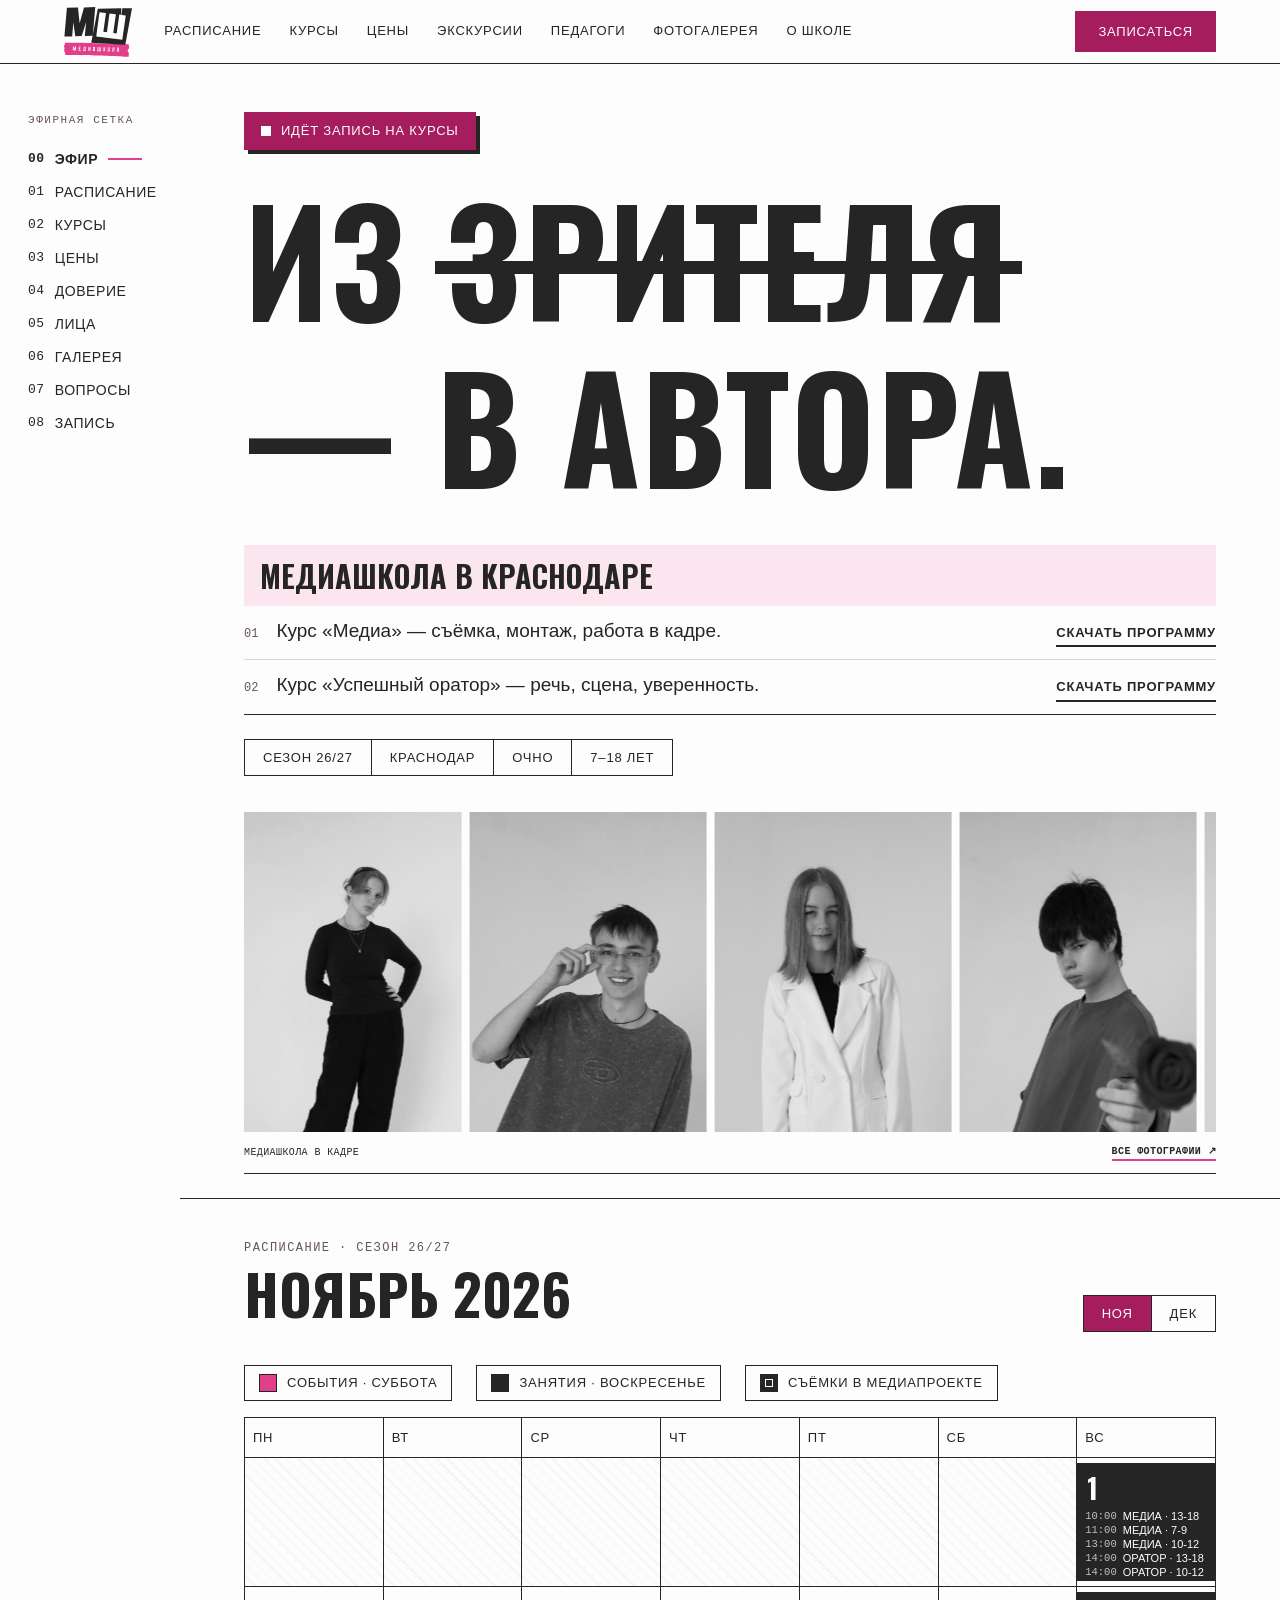
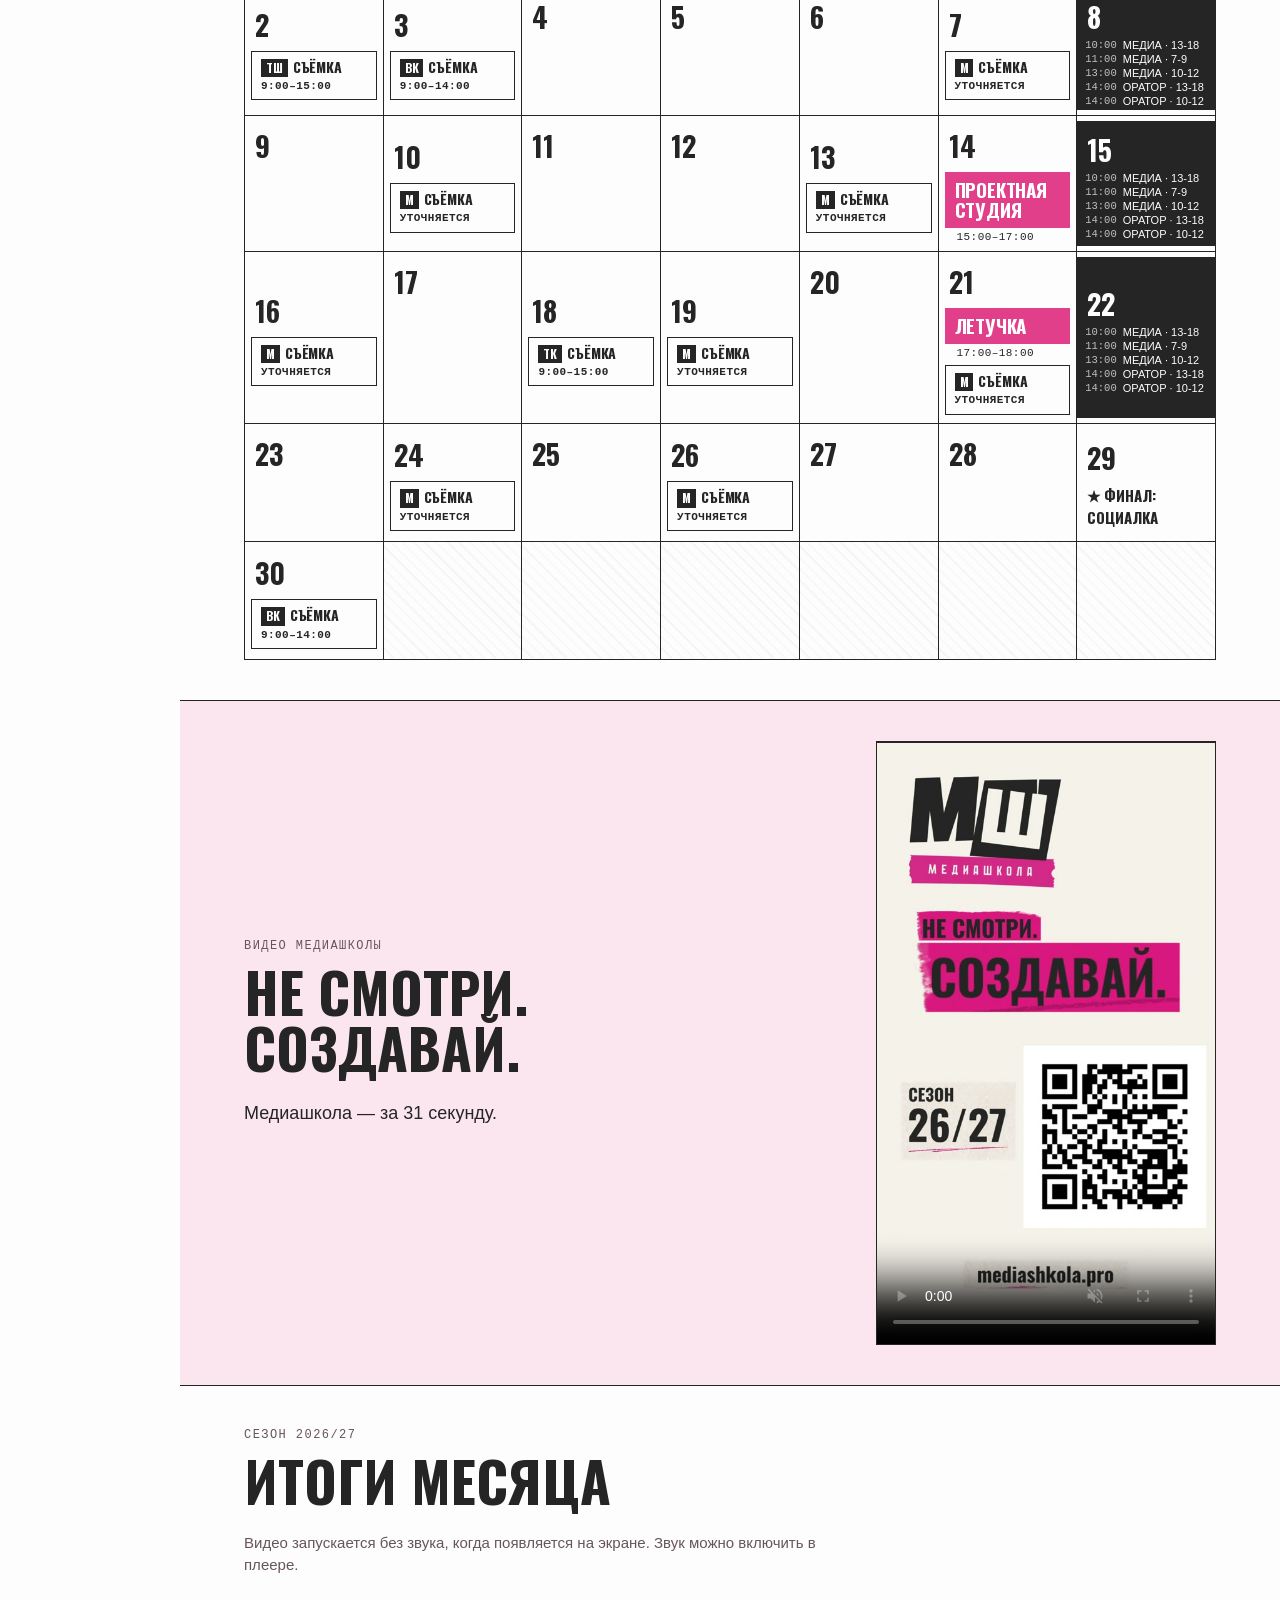
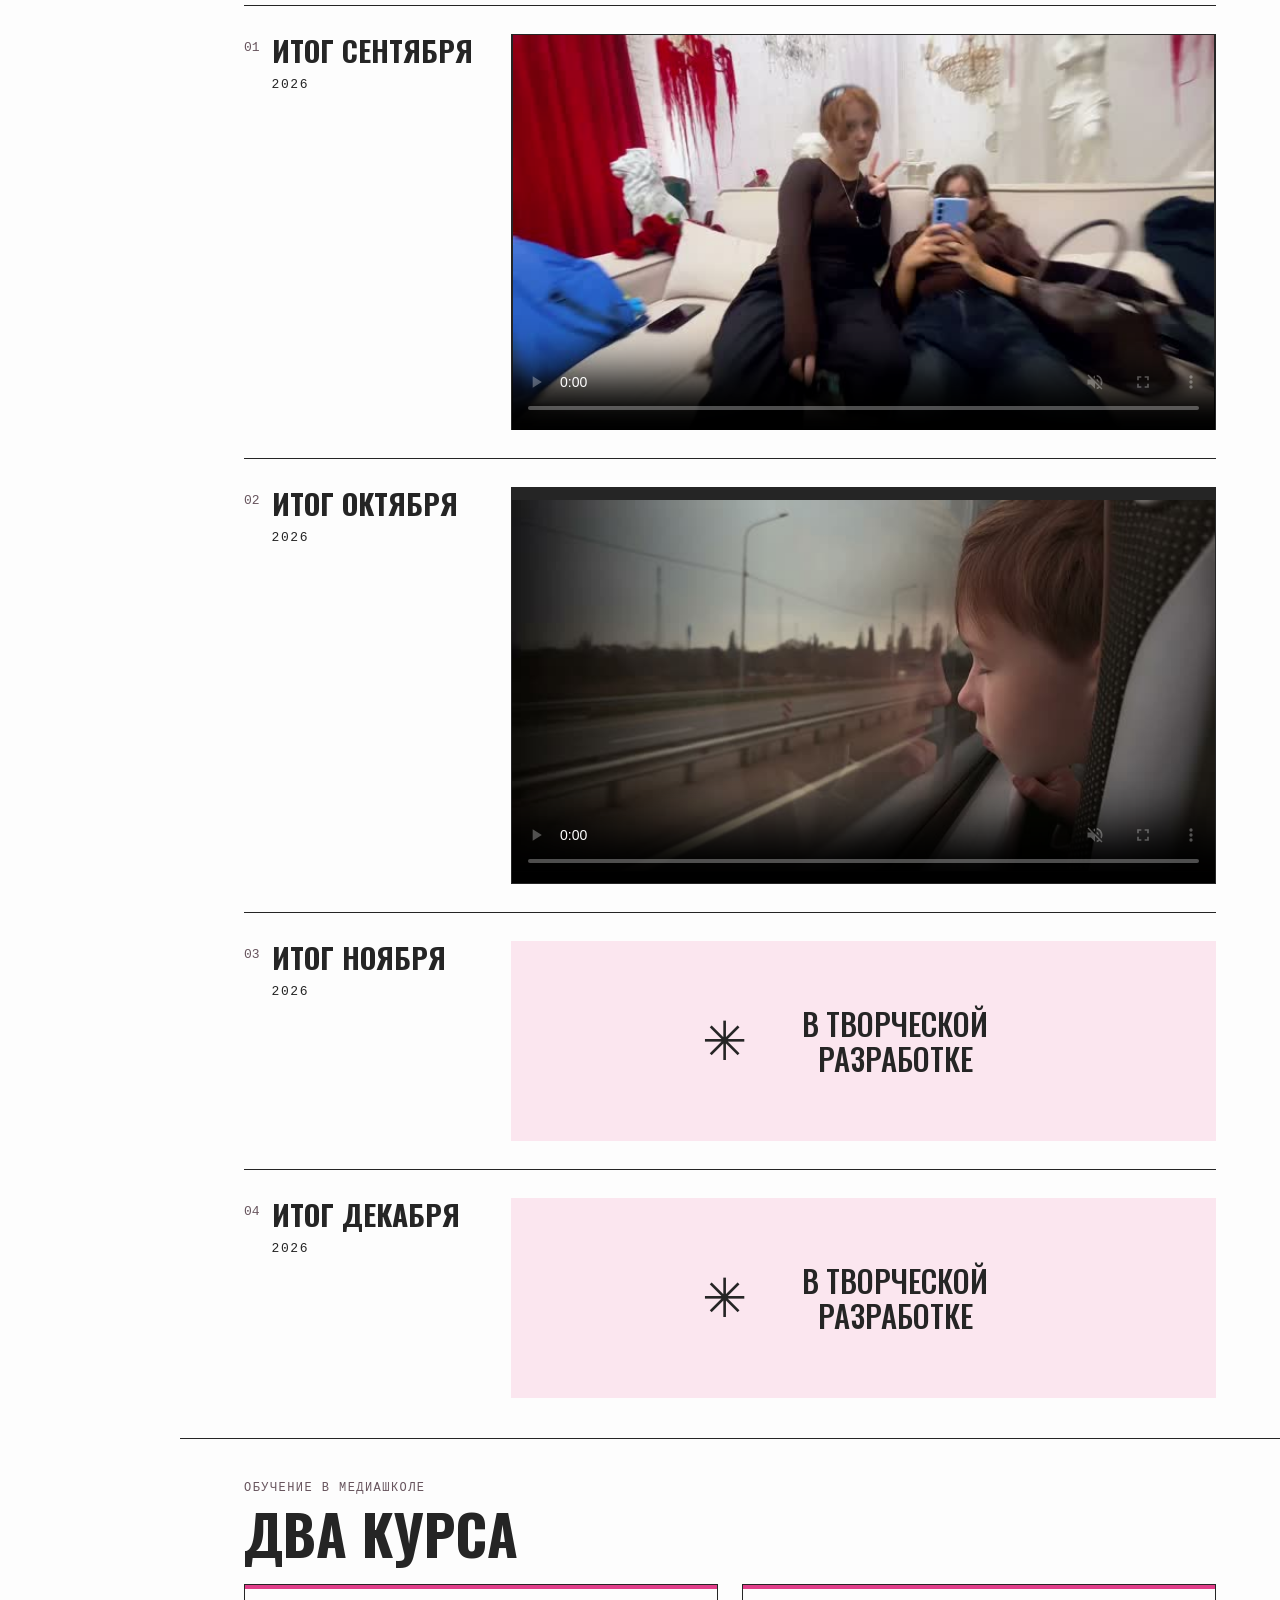
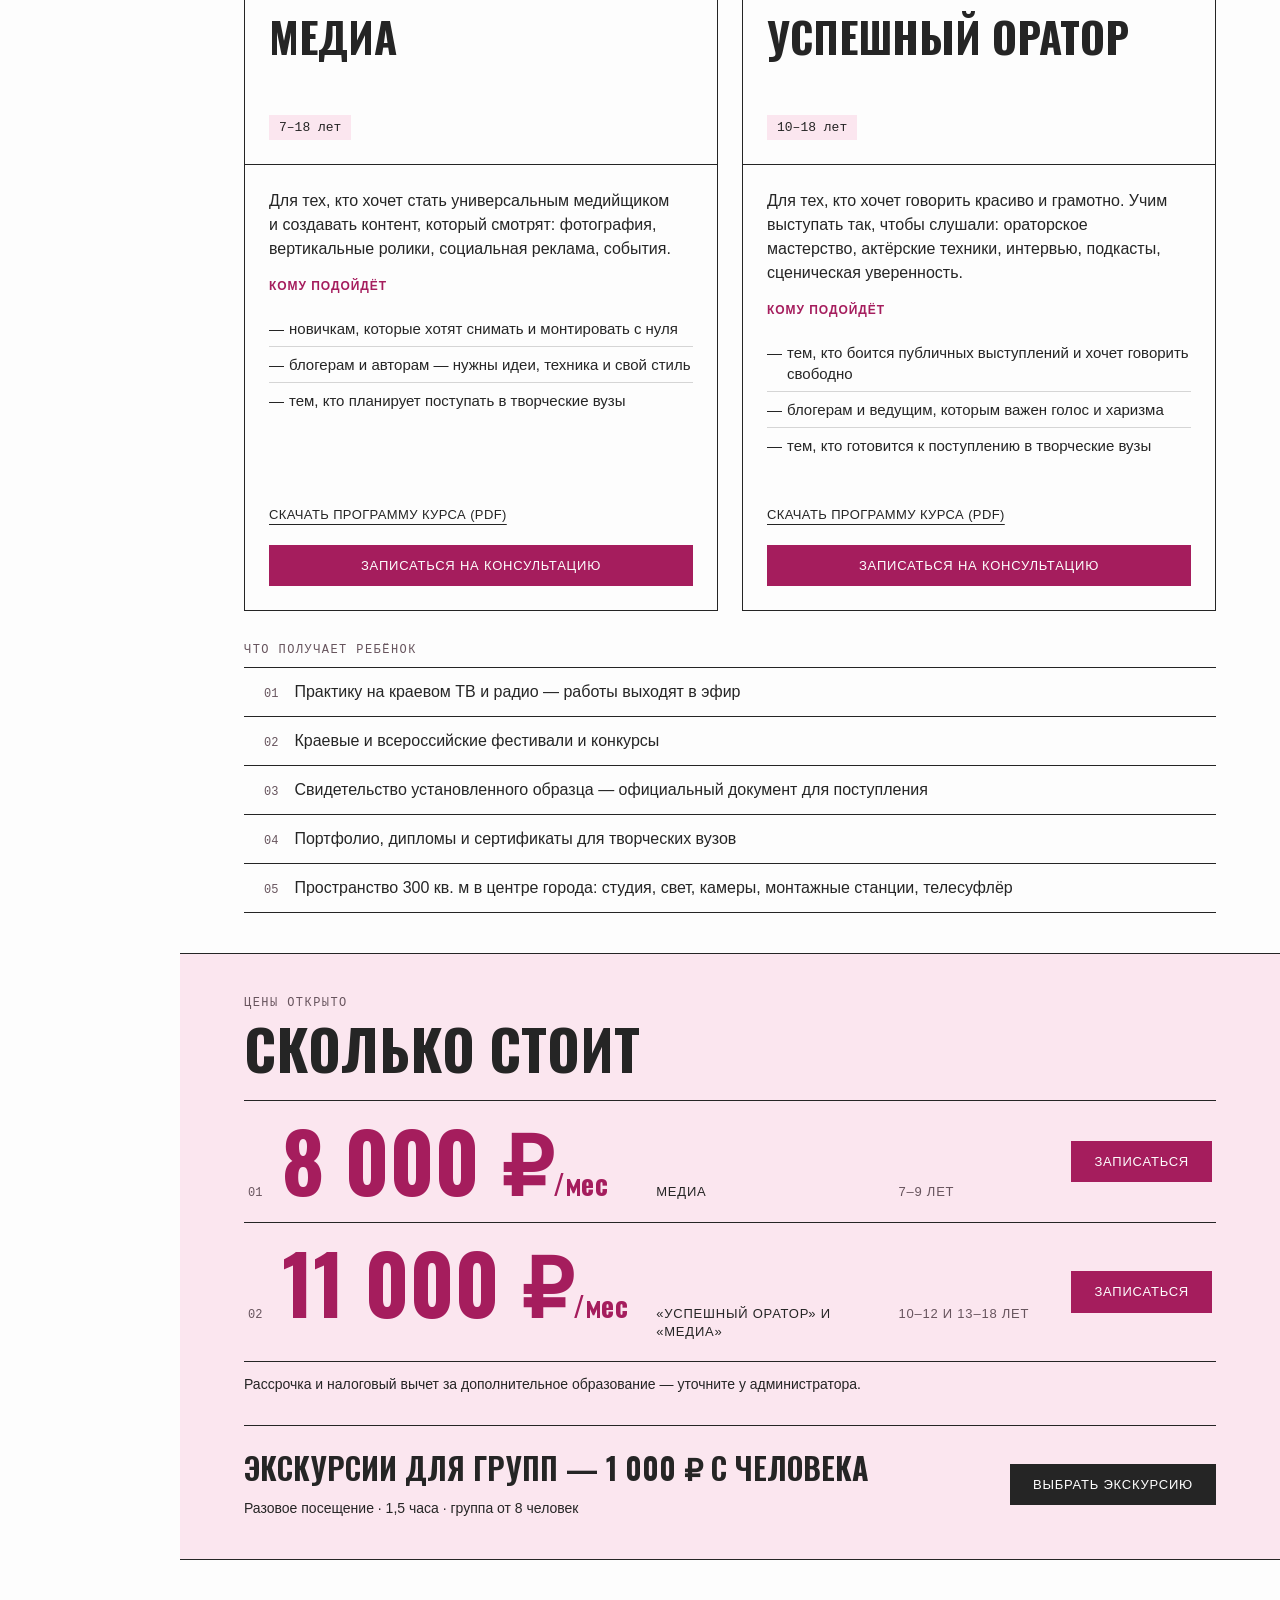
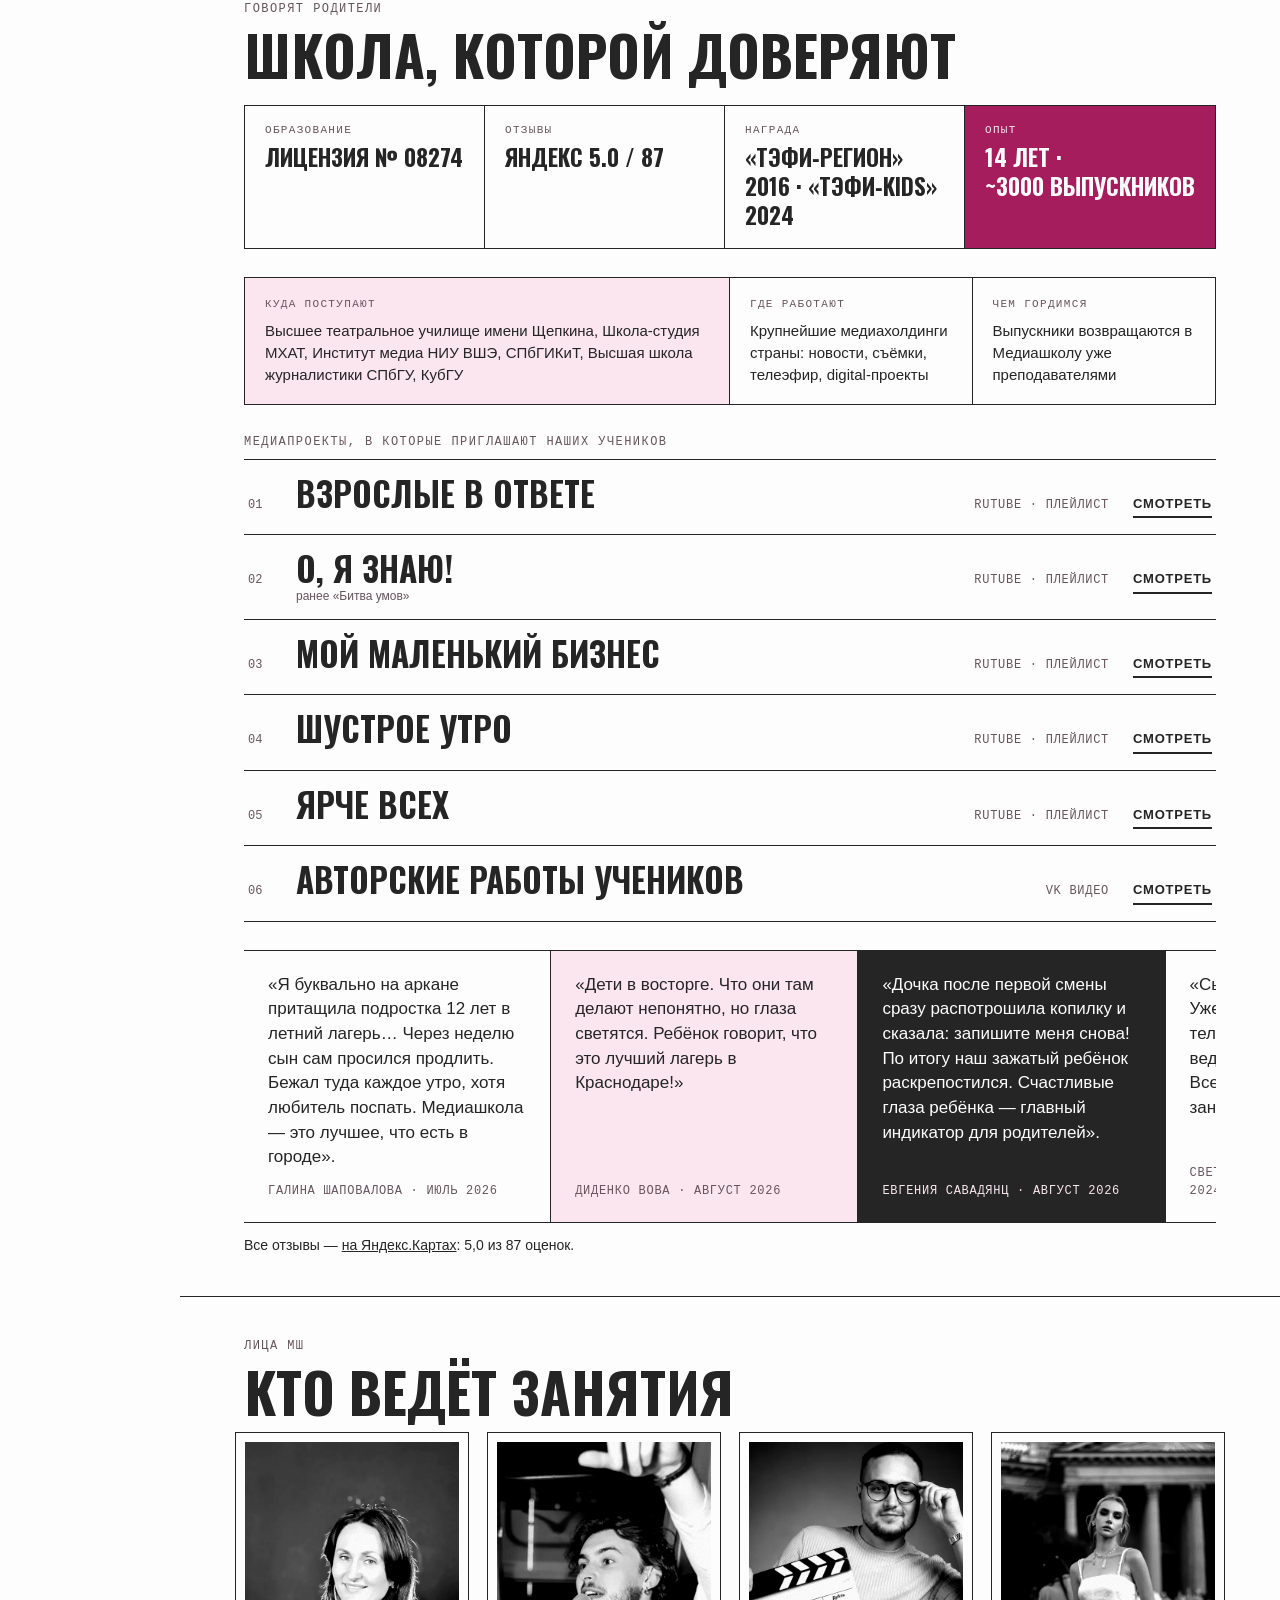
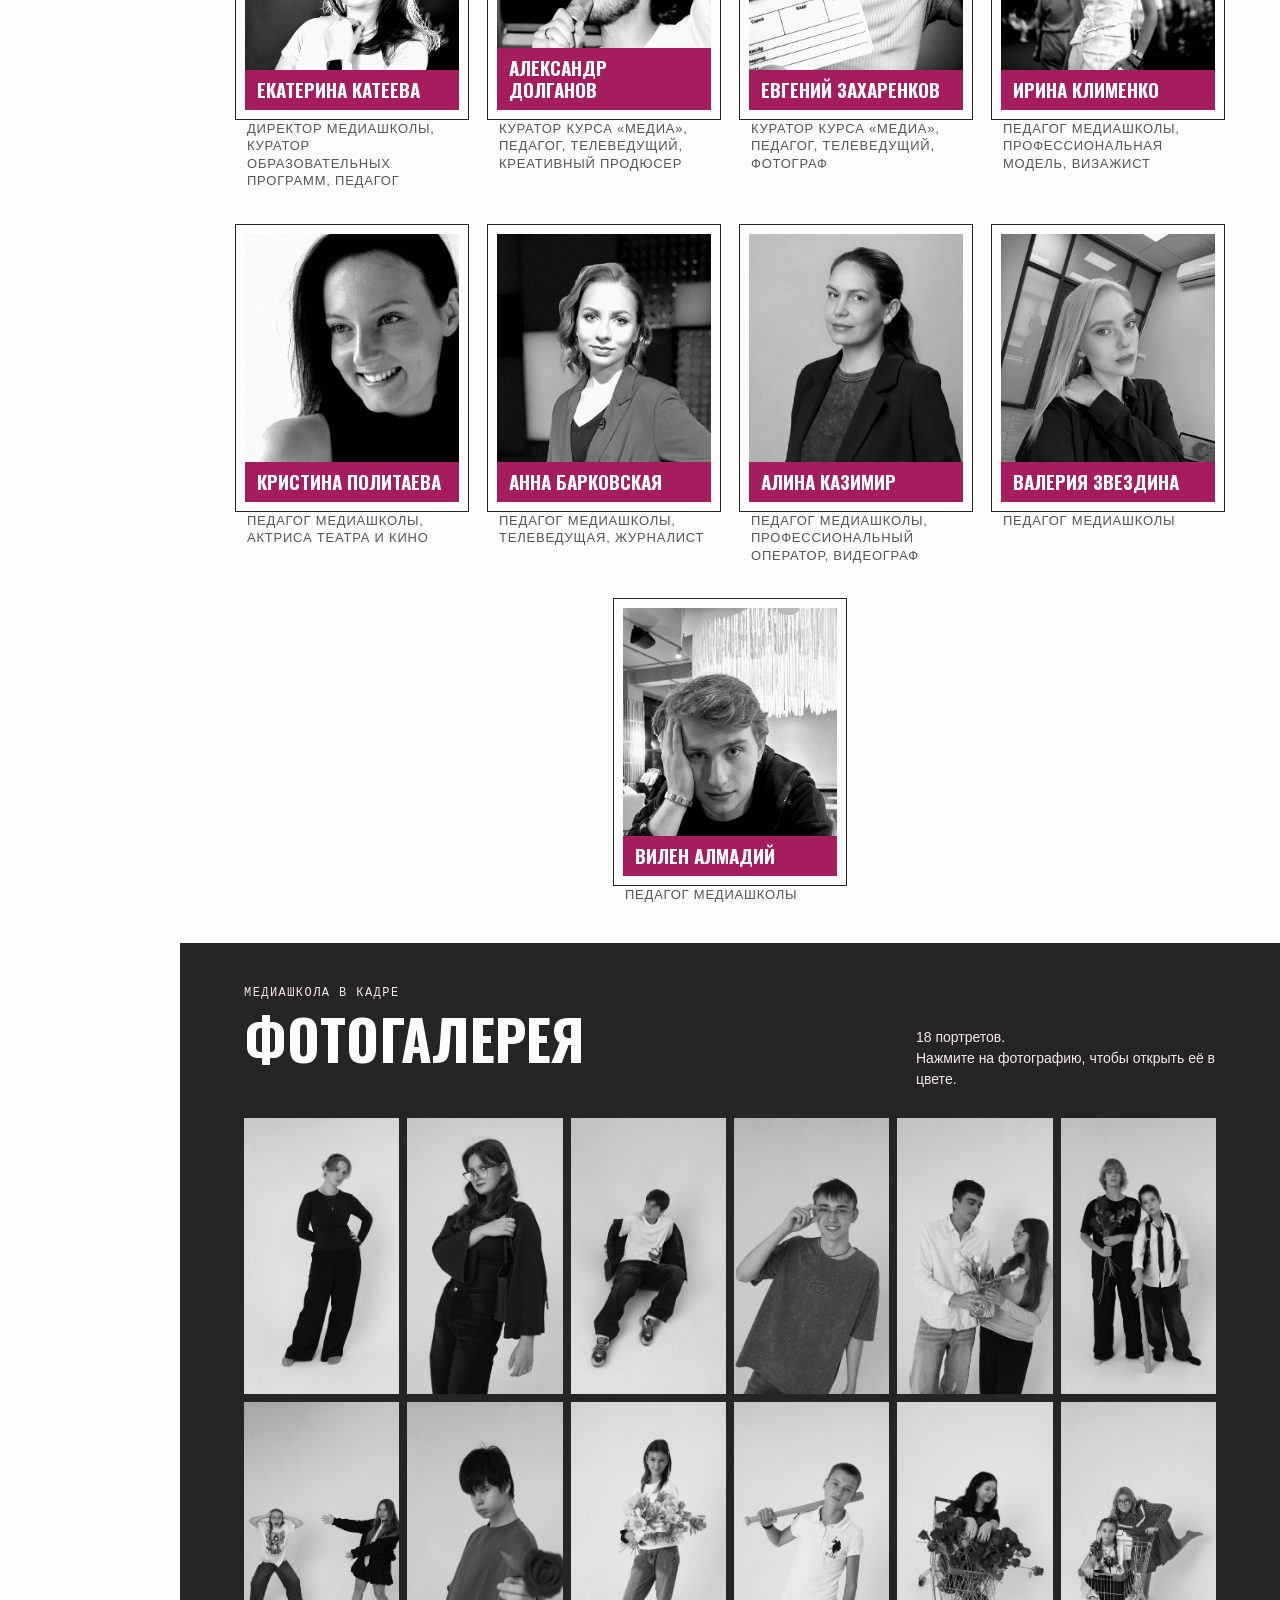
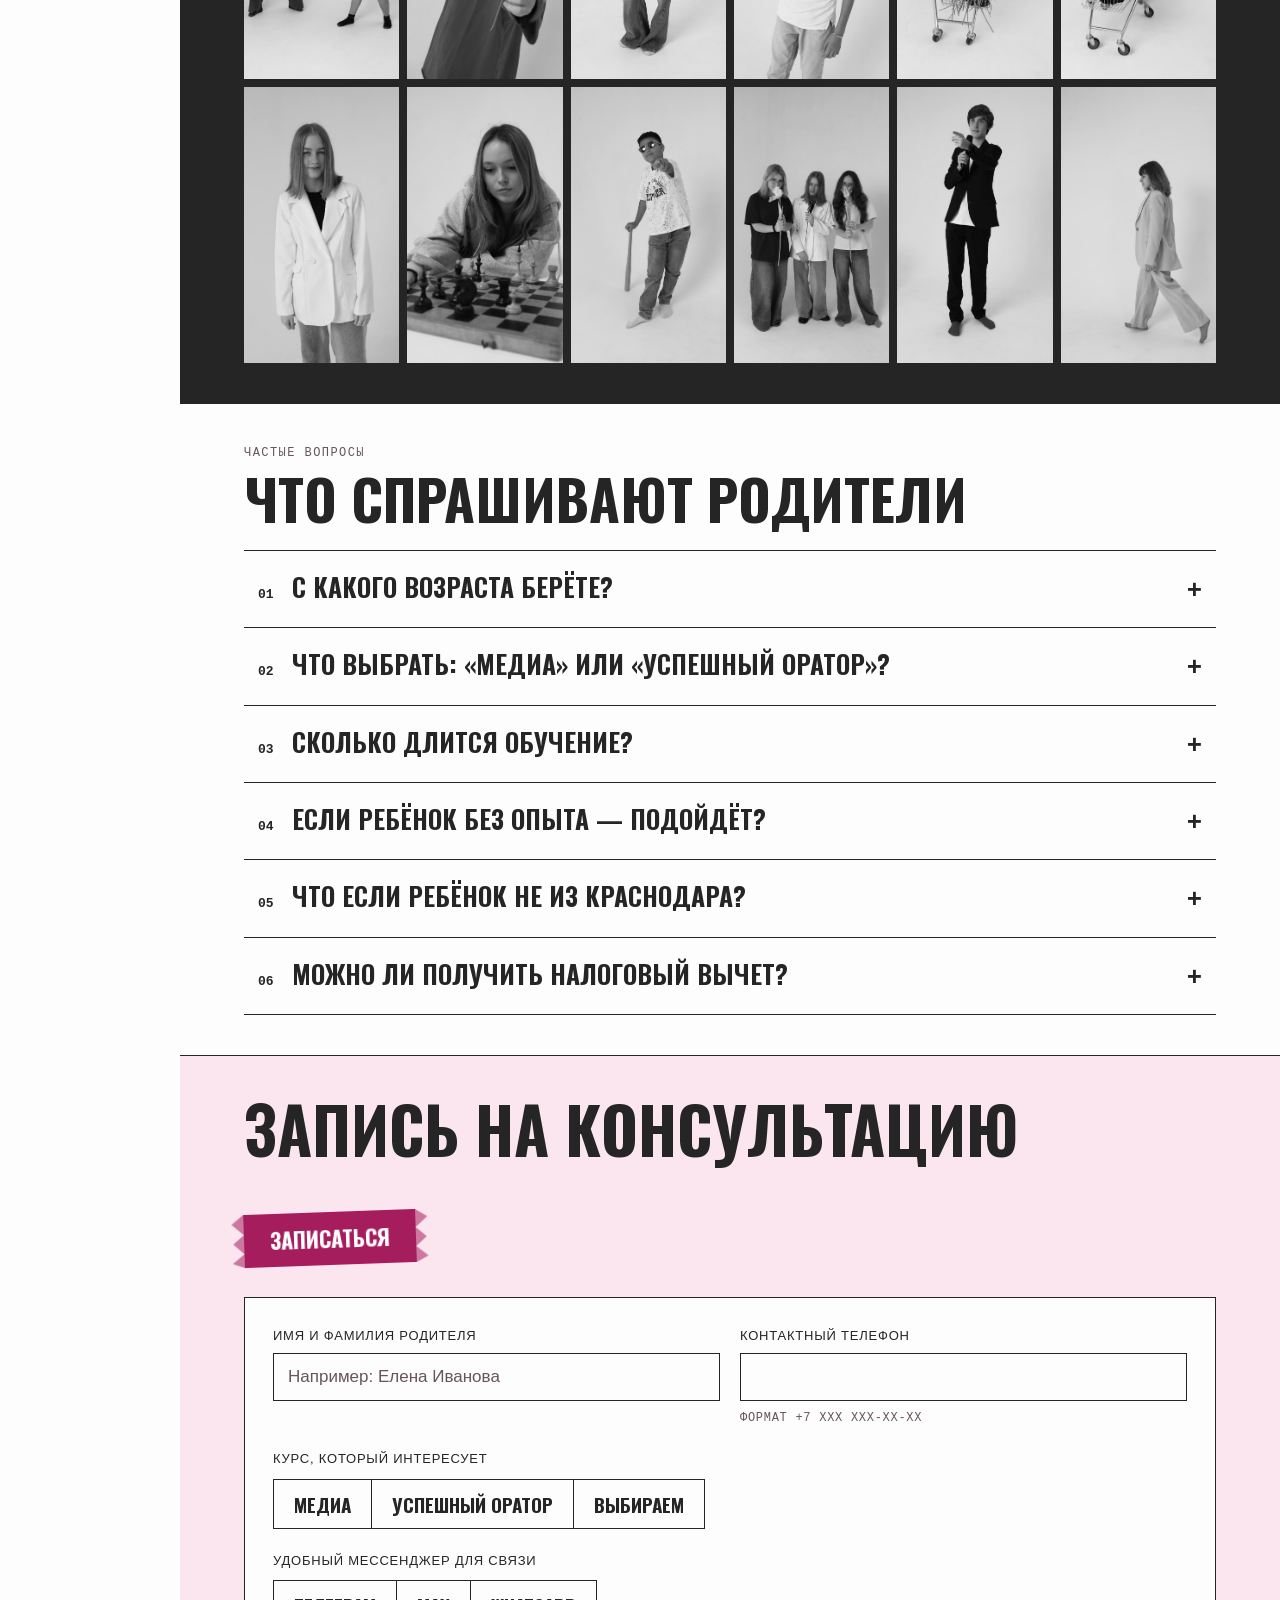
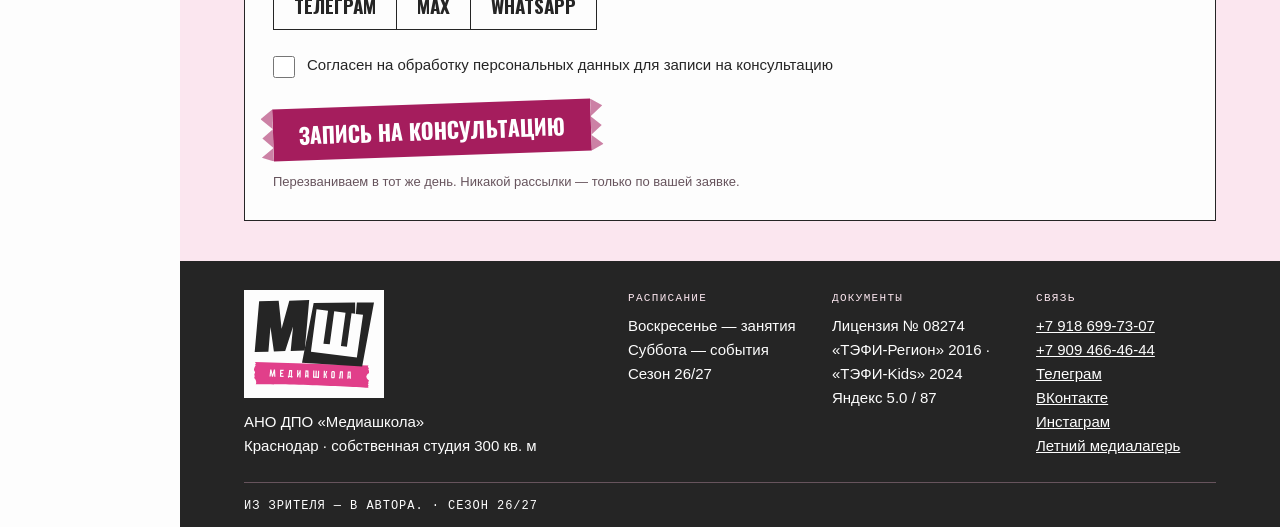
<file: index.html>
<!doctype html>
<html lang="ru">
<head>
<meta charset="utf-8">
<meta name="viewport" content="width=device-width, initial-scale=1">
<title>Медиашкола Краснодар — курсы «Медиа» и «Успешный оратор» · сезон 26/27</title>
<meta name="description" content="Медиашкола в Краснодаре: курсы «Медиа» и «Успешный оратор» для детей 7–18 лет. Занятия по воскресеньям, события по субботам. Лицензия № 08274, Яндекс 5.0.">
<!-- Карточка ссылки в мессенджерах. Без неё Telegram/VK брали первую картинку страницы —
     а это портрет Кати, и ссылка выглядела как «сайт Екатерины Катеевой» (её правка 17.08).
     Адреса намеренно http://: TLS к GitHub Pages режется на части российских сетей,
     и краулер, который туда не дотянется, покажет ссылку без карточки (см. README). -->
<meta property="og:type" content="website">
<meta property="og:site_name" content="Медиашкола Краснодар">
<meta property="og:locale" content="ru_RU">
<meta property="og:title" content="Медиашкола Краснодар — курсы «Медиа» и «Успешный оратор»">
<meta property="og:description" content="Для детей 7–18 лет. Занятия по воскресеньям, события по субботам.">
<meta property="og:url" content="http://mediashkola.pro/">
<meta property="og:image" content="http://mediashkola.pro/assets/brand/og-cover-20261002.png">
<meta property="og:image:width" content="1731">
<meta property="og:image:height" content="909">
<meta property="og:image:alt" content="Логотип Медиашколы: сезон 26/27">
<meta name="twitter:card" content="summary_large_image">
<link rel="icon" href="assets/brand/logo.svg" type="image/svg+xml">
<link rel="stylesheet" href="assets/site.css?v=20261003-teachers1">
<link rel="stylesheet" href="assets/gallery-previews.css?v=20261003-autoplay1">
<link rel="stylesheet" href="assets/school-video.css?v=20261023-1">
<link rel="stylesheet" href="assets/monthly-recaps.css?v=20261102-1">
<link rel="stylesheet" href="assets/excursions.css?v=20261111-1">
</head>
<body class="gallery-option option-b">
<a class="skip-link" href="#calendar">К расписанию</a>
<div class="scroll-progress" aria-hidden="true"></div>

<header class="top">
  <a class="wordmark" href="#hero" aria-label="Медиашкола — наверх"><img src="assets/brand/logo.svg" alt="Медиашкола" width="225" height="165"></a>
  <button class="menu-btn" aria-expanded="false" aria-controls="mainnav">Меню</button>
  <nav class="anchors" id="mainnav" aria-label="Разделы">
    <a href="#calendar">Расписание</a>
    <a href="#courses">Курсы</a>
    <a href="#prices">Цены</a>
    <a href="excursions.html">Экскурсии</a>
    <a href="#team">Педагоги</a>
    <a href="#gallery">Фотогалерея</a>
    <a href="#trust">О школе</a>
    <a class="nav-cta-mob" href="#lead-form">Записаться</a>
  </nav>
  <a class="nav-cta" href="#lead-form">Записаться</a>
</header>

<div class="page">
  <aside class="efir" aria-label="Эфирная сетка — навигация по странице">
    <div class="efir-inner">
      <div class="efir-label">Эфирная сетка</div>
      <a href="#hero"><span class="n">00</span> <span class="lbl-t">Эфир</span><span class="lbl-d">Эфир</span></a>
      <a href="#calendar"><span class="n">01</span> <span class="lbl-t">Расписание</span><span class="lbl-d">Расписание</span></a>
      <a href="#courses"><span class="n">02</span> <span class="lbl-t">Курсы</span><span class="lbl-d">Курсы</span></a>
      <a href="#prices"><span class="n">03</span> <span class="lbl-t">Цены</span><span class="lbl-d">Цены</span></a>
      <a href="#trust"><span class="n">04</span> <span class="lbl-t">Доверие</span><span class="lbl-d">Доверие</span></a>
      <a href="#team"><span class="n">05</span> <span class="lbl-t">Лица</span><span class="lbl-d">Лица</span></a>
      <a href="#gallery"><span class="n">06</span> <span class="lbl-t">Галерея</span><span class="lbl-d">Галерея</span></a>
      <a href="#faq"><span class="n">07</span> <span class="lbl-t">Вопросы</span><span class="lbl-d">Вопросы</span></a>
      <a href="#lead-form"><span class="n">08</span> <span class="lbl-t">Запись</span><span class="lbl-d">Запись</span></a>
    </div>
  </aside>

  <main class="content">
    <section class="hero" id="hero">
      <a class="live-pill" href="#calendar"><span class="dot" aria-hidden="true"></span>ИДЁТ ЗАПИСЬ НА КУРСЫ</a>
      <!-- Слоган выбран Катей 14.08 из трёх вариантов: «НЕ СМОТРИ. СОЗДАВАЙ.» часть людей
           читала как «НЕ СОЗДАВАЙ». Механика телетайпа сохранена: зачёркивается «ЗРИТЕЛЯ»,
           допечатывается «В АВТОРА» — двойного отрицания больше нет. -->
      <h1 data-animate aria-label="Из зрителя — в автора.">ИЗ <span class="strike">ЗРИТЕЛЯ</span><br><span class="type">— В АВТОРА.</span><span class="caret" aria-hidden="true"></span></h1>
      <!-- GRAFT из ревизии 5 Claude Design: две правки клиента (структура из трёх строк +
           «получить программу обучения» под каждым курсом) сведены в одну конструкцию —
           курсы стали строками эфирного журнала, у каждой своё действие. -->
      <div class="hero-sub">
        <p class="hs-lead">Медиашкола в Краснодаре</p>
        <div class="hs-rows">
          <div class="hs-row">
            <span class="n">01</span>
            <span class="hs-txt">Курс «Медиа» — съёмка, монтаж, работа в кадре.</span>
            <a class="hs-act" href="assets/docs/programma-media.pdf" download>Скачать программу</a>
          </div>
          <div class="hs-row">
            <span class="n">02</span>
            <span class="hs-txt">Курс «Успешный оратор» — речь, сцена, уверенность.</span>
            <a class="hs-act" href="assets/docs/programma-orator.pdf" download>Скачать программу</a>
          </div>
        </div>
      </div>
      <div class="badges" role="list">
        <span role="listitem">Сезон 26/27</span>
        <span role="listitem">Краснодар</span>
        <span role="listitem">Очно</span>
        <span role="listitem">7–18 лет</span>
      </div>
    <figure class="hero-portraits"><button class="portrait" data-photo="0" aria-label="Открыть фото 1: Студийный портрет в чёрном костюме"><img src="assets/gallery/photo-06.jpg" alt="Студийный портрет в чёрном костюме" width="719" height="1280" loading="eager" decoding="async"></button><button class="portrait" data-photo="3" aria-label="Открыть фото 4: Портрет в зелёной футболке"><img src="assets/gallery/photo-09.jpg" alt="Портрет в зелёной футболке" width="719" height="1280" loading="eager" decoding="async"></button><button class="portrait" data-photo="12" aria-label="Открыть фото 13: Портрет в белом пиджаке"><img src="assets/gallery/photo-18.jpg" alt="Портрет в белом пиджаке" width="719" height="1280" loading="eager" decoding="async"></button><button class="portrait" data-photo="7" aria-label="Открыть фото 8: Портрет с красной розой"><img src="assets/gallery/photo-13.jpg" alt="Портрет с красной розой" width="719" height="1280" loading="eager" decoding="async"></button><figcaption><span>МЕДИАШКОЛА В КАДРЕ</span><a href="#gallery">Все фотографии ↗</a></figcaption></figure></section>

    <section class="strip" id="calendar" aria-label="Календарь сезона">
      <p class="kicker">Расписание · сезон 26/27</p>
      <div class="cal-head">
        <h2 id="cal-title">Ноябрь 2026</h2>
        <div class="months" role="group" aria-label="Выбор месяца">
          <button data-m="11" aria-pressed="true">Ноя</button>
          <button data-m="12" aria-pressed="false">Дек</button>
        </div>
      </div>
      <div class="legend" role="group" aria-label="Фильтр календаря">
        <!-- подпись живёт в двух видах: на телефоне день недели убран, потому что список
             под сеткой и так подписан «12 СБ» / «6 ВС» — полная фраза остаётся в aria-label -->
        <button id="f-ev" aria-pressed="true" aria-label="События · суббота"><span class="sw ev" aria-hidden="true"></span><span class="lg-l">СОБЫТИЯ · СУББОТА</span><span class="lg-s">СОБЫТИЯ</span></button>
        <button id="f-ls" aria-pressed="true" aria-label="Занятия · воскресенье"><span class="sw ls" aria-hidden="true"></span><span class="lg-l">ЗАНЯТИЯ · ВОСКРЕСЕНЬЕ</span><span class="lg-s">ЗАНЯТИЯ</span></button>
        <button id="f-tv" aria-pressed="true" aria-label="Съёмки в медиапроекте"><span class="sw tv" aria-hidden="true"></span><span class="lg-l">СЪЁМКИ В МЕДИАПРОЕКТЕ</span><span class="lg-s">СЪЁМКИ</span></button>
      </div>
      <table class="grid" aria-labelledby="cal-title">
        <thead><tr><th>ПН</th><th>ВТ</th><th>СР</th><th>ЧТ</th><th>ПТ</th><th>СБ</th><th>ВС</th></tr></thead>
        <tbody id="grid-body"></tbody>
      </table>
      <div class="agenda" id="agenda" aria-labelledby="cal-title"></div>
    </section>

    <section class="strip school-video" id="school-video" aria-labelledby="school-video-title">
      <div class="school-video-copy">
        <p class="kicker">Видео Медиашколы</p>
        <h2 id="school-video-title">Не смотри.<br>Создавай.</h2>
        <p>Медиашкола — за 31 секунду.</p>
      </div>
      <video id="school-film" controls muted playsinline preload="none" data-viewport-play width="1080" height="1920"
        poster="assets/videos/mediashkola-2026-10-poster.jpg" aria-label="Видеоролик Медиашколы, 31 секунда">
        <source src="assets/videos/mediashkola-2026-10.mp4" type="video/mp4">
        Ваш браузер не поддерживает встроенное видео. <a href="assets/videos/mediashkola-2026-10.mp4">Открыть ролик</a>.
      </video>
    </section>

    <section class="strip monthly-recaps" id="monthly-recaps" aria-labelledby="monthly-recaps-title">
      <p class="kicker">Сезон 2026/27</p>
      <h2 id="monthly-recaps-title">Итоги месяца</h2>
      <p class="monthly-recaps-note">Видео запускается без звука, когда появляется на экране. Звук можно включить в плеере.</p>
      <div class="monthly-recaps-list">
        <article class="monthly-recap" aria-labelledby="recap-september-title">
          <header class="monthly-recap-heading">
            <span class="monthly-recap-number" aria-hidden="true">01</span>
            <h3 id="recap-september-title">Итог сентября <span>2026</span></h3>
          </header>
          <div class="monthly-recap-media">
            <video id="recap-september" controls muted playsinline preload="none" data-viewport-play width="1280" height="720"
              poster="assets/videos/mediashkola-2026-09-recap-poster.jpg" aria-label="Итог сентября 2026, видео Медиашколы">
              <source src="assets/videos/mediashkola-2026-09-recap.mp4" type="video/mp4">
              Ваш браузер не поддерживает встроенное видео. <a href="assets/videos/mediashkola-2026-09-recap.mp4">Открыть итог сентября</a>.
            </video>
          </div>
        </article>
        <article class="monthly-recap" aria-labelledby="recap-october-title">
          <header class="monthly-recap-heading">
            <span class="monthly-recap-number" aria-hidden="true">02</span>
            <h3 id="recap-october-title">Итог октября <span>2026</span></h3>
          </header>
          <div class="monthly-recap-media">
            <video id="recap-october" controls muted playsinline preload="none" data-viewport-play width="1280" height="720"
              poster="assets/videos/mediashkola-2026-10-recap-poster.jpg" aria-label="Итог октября 2026, видео Медиашколы">
              <source src="assets/videos/mediashkola-2026-10-recap.mp4" type="video/mp4">
              Ваш браузер не поддерживает встроенное видео. <a href="assets/videos/mediashkola-2026-10-recap.mp4">Открыть итог октября</a>.
            </video>
          </div>
        </article>
        <article class="monthly-recap" aria-labelledby="recap-november-title">
          <header class="monthly-recap-heading">
            <span class="monthly-recap-number" aria-hidden="true">03</span>
            <h3 id="recap-november-title">Итог ноября <span>2026</span></h3>
          </header>
          <div class="monthly-recap-pending"><span aria-hidden="true">✳</span><p>В творческой разработке</p></div>
        </article>
        <article class="monthly-recap" aria-labelledby="recap-december-title">
          <header class="monthly-recap-heading">
            <span class="monthly-recap-number" aria-hidden="true">04</span>
            <h3 id="recap-december-title">Итог декабря <span>2026</span></h3>
          </header>
          <div class="monthly-recap-pending"><span aria-hidden="true">✳</span><p>В творческой разработке</p></div>
        </article>
      </div>
    </section>

    <!-- Курсы и «что даём» — из контент-дока Кати (САЙТ МЕДИАШКОЛЫ 2026-2027).
         «Успешный оратор» сайт называл на первом экране, но нигде не описывал. -->
    <section class="strip" id="courses">
      <p class="kicker">Обучение в Медиашколе</p>
      <h2>Два курса</h2>
      <div class="courses">
        <article class="course course-media">
          <header class="course-heading">
            <h3>Медиа</h3>
            <p class="c-age">7–18 лет</p>
          </header>
          <p>Для тех, кто хочет стать универсальным медийщиком и создавать контент, который смотрят: фотография, вертикальные ролики, социальная реклама, события.</p>
          <p class="c-who">Кому подойдёт</p>
          <ul>
            <li>новичкам, которые хотят снимать и монтировать с нуля</li>
            <li>блогерам и авторам — нужны идеи, техника и свой стиль</li>
            <li>тем, кто планирует поступать в творческие вузы</li>
          </ul>
          <div class="c-actions">
            <!-- Правка Кати 16.08: «родители сами могли скачать ПДФ с программой курса».
                 Вкладка «О курсе подробно» снята 15.08, вместо неё её собственный PDF.
                 Кнопка стала честной: раньше «Получить программу» вела на форму записи,
                 то есть обещала программу, а давала консультацию. Теперь программа
                 скачивается сразу, а запись — отдельным действием ниже по странице. -->
            <a class="btn-outline" href="assets/docs/programma-media.pdf" download>Скачать программу курса (PDF)</a>
            <a class="btn-outline" href="#lead-form">Записаться на консультацию</a>
          </div>
        </article>
        <article class="course course-orator">
          <header class="course-heading">
            <h3>Успешный оратор</h3>
            <p class="c-age">10–18 лет</p>
          </header>
          <p>Для тех, кто хочет говорить красиво и грамотно. Учим выступать так, чтобы слушали: ораторское мастерство, актёрские техники, интервью, подкасты, сценическая уверенность.</p>
          <p class="c-who">Кому подойдёт</p>
          <ul>
            <li>тем, кто боится публичных выступлений и хочет говорить свободно</li>
            <li>блогерам и ведущим, которым важен голос и харизма</li>
            <li>тем, кто готовится к поступлению в творческие вузы</li>
          </ul>
          <div class="c-actions">
            <a class="btn-outline" href="assets/docs/programma-orator.pdf" download>Скачать программу курса (PDF)</a>
            <a class="btn-outline" href="#lead-form">Записаться на консультацию</a>
          </div>
        </article>
      </div>
      <p class="kicker gives-k">Что получает ребёнок</p>
      <ul class="gives">
        <li>Практику на краевом ТВ и радио — работы выходят в эфир</li>
        <li>Краевые и всероссийские фестивали и конкурсы</li>
        <li>Свидетельство установленного образца — официальный документ для поступления</li>
        <li>Портфолио, дипломы и сертификаты для творческих вузов</li>
        <li>Пространство 300 кв. м в центре города: студия, свет, камеры, монтажные станции, телесуфлёр</li>
      </ul>
    </section>

    <section class="strip" id="prices">
      <p class="kicker">Цены открыто</p>
      <h2>Сколько стоит</h2>
      <div class="prices">
        <div class="price">
          <span class="n">01</span>
          <span class="num">8 000 ₽<span class="per">/мес</span></span>
          <span class="who">МЕДИА</span>
          <span class="age">7–9 лет</span>
          <a class="btn-outline btn-ink" href="#lead-form">Записаться</a>
        </div>
        <div class="price">
          <span class="n">02</span>
          <span class="num">11 000 ₽<span class="per">/мес</span></span>
          <span class="who">«Успешный оратор» и «Медиа»</span>
          <span class="age">10–12 и 13–18 лет</span>
          <a class="btn-outline btn-ink" href="#lead-form">Записаться</a>
        </div>
      </div>
      <p class="pr-note">Рассрочка и налоговый вычет за дополнительное образование — уточните у администратора.</p>
      <div class="home-excursions"><div><h3>Экскурсии для групп — 1 000 ₽ с человека</h3><p>Разовое посещение · 1,5 часа · группа от 8 человек</p></div><a class="btn-outline btn-ink" href="excursions.html">Выбрать экскурсию</a></div>
    </section>

    <section class="strip" id="trust">
      <p class="kicker">Говорят родители</p>
      <h2>Школа, которой доверяют</h2>
      <div class="trust">
        <div class="cell"><span class="lbl">Образование</span><span class="val">Лицензия № 08274</span></div>
        <div class="cell"><span class="lbl">Отзывы</span><a class="val" href="https://yandex.ru/maps" rel="noopener">Яндекс 5.0 / 87</a></div>
        <div class="cell"><span class="lbl">Награда</span><span class="val">«ТЭФИ‑Регион» 2016 · «ТЭФИ‑Kids» 2024</span></div>
        <!-- Канон цифр — ответ Кати 13.08 на бриф: «14 лет, ~3000» (не «10 лет, 5 500» из старого VK-мокапа). -->
        <div class="cell"><span class="lbl">Опыт</span><span class="val">14 лет · <span class="nowrap">~3000 выпускников</span></span></div>
      </div>

      <!-- Выпускники — из контент-дока Кати. Самый сильный аргумент для родителя,
           на черновике до 14.08 его на сайте не было вовсе. -->
      <div class="alumni">
        <div class="al">
          <span class="lbl">Куда поступают</span>
          <p>Высшее театральное училище имени Щепкина, Школа-студия МХАТ, Институт медиа НИУ ВШЭ, СПбГИКиТ, Высшая школа журналистики СПбГУ, КубГУ</p>
        </div>
        <div class="al">
          <span class="lbl">Где работают</span>
          <p>Крупнейшие медиахолдинги страны: новости, съёмки, телеэфир, digital-проекты</p>
        </div>
        <div class="al">
          <span class="lbl">Чем гордимся</span>
          <p>Выпускники возвращаются в Медиашколу уже преподавателями</p>
        </div>
      </div>
      <!-- TODO к запуску сезона: попросить родителей учеников ГОДОВОЙ школы оставить
           3–5 отзывов именно про курсы. В снятых 87 отзывах свежее почти всё про летний
           медиалагерь; про занятия говорят единицы — они здесь и отобраны. -->
      <!-- Медиапроекты, в которые приглашают учеников — Катя: «вот этого не нашла».
           Формулировка 22.08 по правке клиента: не «программы на ТВ», а «медиапроекты».
           Ссылки на плейлисты Rutube взяты из её контент-дока. -->
      <p class="kicker tv-k">Медиапроекты, в которые приглашают наших учеников</p>
      <ul class="tvlist">
        <li><a href="https://rutube.ru/plst/1633699/" rel="noopener"><span class="n">01</span><span class="tv-name">Взрослые в ответе</span><span class="tv-src">Rutube · плейлист</span><span class="tv-go">Смотреть</span></a></li>
        <li><a href="https://rutube.ru/plst/1633700/" rel="noopener"><span class="n">02</span><span class="tv-name">О, я знаю!<span class="tv-old">ранее «Битва умов»</span></span><span class="tv-src">Rutube · плейлист</span><span class="tv-go">Смотреть</span></a></li>
        <li><a href="https://rutube.ru/plst/1698591/" rel="noopener"><span class="n">03</span><span class="tv-name">Мой маленький бизнес</span><span class="tv-src">Rutube · плейлист</span><span class="tv-go">Смотреть</span></a></li>
        <li><a href="https://rutube.ru/plst/1628766/" rel="noopener"><span class="n">04</span><span class="tv-name">Шустрое утро</span><span class="tv-src">Rutube · плейлист</span><span class="tv-go">Смотреть</span></a></li>
        <li><a href="https://rutube.ru/plst/1634480/" rel="noopener"><span class="n">05</span><span class="tv-name">Ярче всех</span><span class="tv-src">Rutube · плейлист</span><span class="tv-go">Смотреть</span></a></li>
        <!-- Правка Кати 14.08 (ответ/2): рядом с медиапроектами — авторские работы учеников. -->
        <li><a href="https://vkvideo.ru/video-76819628_456240329" rel="noopener"><span class="n">06</span><span class="tv-name">Авторские работы учеников</span><span class="tv-src">VK Видео</span><span class="tv-go">Смотреть</span></a></li>
      </ul>

      <!-- Лента отзывов. Источник: DEV/data/reviews-yandex-2026-08-14.json — 87 отзывов
           Яндекс.Карт, снятых актором Apify 14.08. Здесь девять отобранных: цитаты
           дословные, сокращения помечены многоточием, имена и даты как в источнике.
           Вторую половину дорожки (для бесшовного шва) клонирует motion-loops.js и помечает
           aria-hidden, чтобы скринридер не читал одно и то же дважды. -->
      <div class="rev-marquee" role="region" aria-label="Отзывы родителей и учеников с Яндекс.Карт">
        <div class="rev-track">
          <article class="review">
            <blockquote>«Я буквально на аркане притащила подростка 12 лет в летний лагерь… Через неделю сын сам просился продлить. Бежал туда каждое утро, хотя любитель поспать. Медиашкола — это лучшее, что есть в городе».</blockquote>
            <p class="who">Галина Шаповалова · июль 2026</p>
          </article>
          <article class="review">
            <blockquote>«Дети в восторге. Что они там делают непонятно, но глаза светятся. Ребёнок говорит, что это лучший лагерь в Краснодаре!»</blockquote>
            <p class="who">Диденко Вова · август 2026</p>
          </article>
          <article class="review">
            <blockquote>«Дочка после первой смены сразу распотрошила копилку и сказала: запишите меня снова! По итогу наш зажатый ребёнок раскрепостился. Счастливые глаза ребёнка — главный индикатор для родителей».</blockquote>
            <p class="who">Евгения Савадянц · август 2026</p>
          </article>
          <article class="review">
            <blockquote>«Сын ходит год в Медиашколу. Уже несколько раз снимался в телепередачах в качестве ведущего и корреспондента. Всегда бежит с радостью на занятия».</blockquote>
            <p class="who">Светлана Колесниченко · март 2024</p>
          </article>
          <article class="review">
            <blockquote>«Обратная связь всегда на высшем уровне: конструктивная, индивидуальная и мотивирующая расти дальше. Ребёнок счастлив обучаться, с нетерпением ждём нового учебного года».</blockquote>
            <p class="who">Ольга Куличкина · июль 2026</p>
          </article>
          <article class="review">
            <blockquote>«Очень классно видеть, как горят глаза у сына, как он открывает для себя новые умения и возможности. Спасибо за выпускной, на нём я и насмеялась, и прослезилась!»</blockquote>
            <p class="who">Ирина Кабацюра · июль 2026</p>
          </article>
          <article class="review">
            <blockquote>«Каждый день был расписан по минутам: мастер-классы от профессионалов своего дела, съёмки, экскурсии на телевидение. Это не просто лагерь, а настоящая школа юного журналиста».</blockquote>
            <p class="who">Сабина Г. · июль 2026</p>
          </article>
          <article class="review">
            <blockquote>«Неважно, стану ли я телеведущей, у меня нет иллюзий. Но то, что я уже узнала много нового и полезного, это факт».</blockquote>
            <p class="who">Виргиния Орлова · ученица · апрель 2024</p>
          </article>
          <article class="review">
            <blockquote>«К детям индивидуальный подход, раскрывают их таланты. Каждый день насыщен мероприятиями. И конечно же продолжим занятия в медиашколе».</blockquote>
            <p class="who">Оксана Ш. · июнь 2026</p>
          </article>
        </div>
      </div>
      <p class="pr-note">Все отзывы — <a href="https://yandex.ru/maps/org/mediashkola/36828018372/reviews/" rel="noopener">на Яндекс.Картах</a>: 5,0 из 87 оценок.</p>
    </section>

    <!-- ЛИЦА МШ — канон: DEV/data/team.json (8 педагогов, роли дословно).
         Фото: ответ Кати 13.08, ч/б 4:5, ксерокс-зерно поверх (геном A).
         Карточка НЕ кликабельна → фуксии на ней нет (riso-правило). -->
    <section class="strip" id="team">
      <p class="kicker">Лица МШ</p>
      <h2>Кто ведёт занятия</h2>
      <div class="team" tabindex="0" role="region" aria-label="Педагоги">
        <figure class="tm">
          <div class="tm-shot"><img src="assets/team/kateeva.webp" width="560" height="700" loading="lazy" decoding="async" alt=""><span class="tm-name">Екатерина Катеева</span></div>
          <figcaption class="tm-role">Директор Медиашколы, куратор образовательных программ, педагог</figcaption>
        </figure>
        <figure class="tm">
          <div class="tm-shot"><img src="assets/team/dolganov.webp" width="560" height="700" loading="lazy" decoding="async" alt=""><span class="tm-name">Александр Долганов</span></div>
          <figcaption class="tm-role">Куратор курса «Медиа», педагог, телеведущий, креативный продюсер</figcaption>
        </figure>
        <figure class="tm">
          <div class="tm-shot"><img src="assets/team/zaharenkov.webp" width="560" height="700" loading="lazy" decoding="async" alt=""><span class="tm-name">Евгений Захаренков</span></div>
          <figcaption class="tm-role">Куратор курса «Медиа», педагог, телеведущий, фотограф</figcaption>
        </figure>
        <figure class="tm">
          <div class="tm-shot"><img src="assets/team/klimenko.webp" width="560" height="700" loading="lazy" decoding="async" alt=""><span class="tm-name">Ирина Клименко</span></div>
          <figcaption class="tm-role">Педагог Медиашколы, профессиональная модель, визажист</figcaption>
        </figure>
        <figure class="tm">
          <div class="tm-shot"><img src="assets/team/politaeva.webp" width="560" height="700" loading="lazy" decoding="async" alt=""><span class="tm-name">Кристина Политаева</span></div>
          <figcaption class="tm-role">Педагог Медиашколы, актриса театра и кино</figcaption>
        </figure>
        <figure class="tm">
          <div class="tm-shot"><img src="assets/team/barkovskaya.webp" width="560" height="700" loading="lazy" decoding="async" alt=""><span class="tm-name">Анна Барковская</span></div>
          <figcaption class="tm-role">Педагог Медиашколы, телеведущая, журналист</figcaption>
        </figure>
        <figure class="tm">
          <div class="tm-shot"><img src="assets/team/kazimir.webp" width="560" height="700" loading="lazy" decoding="async" alt=""><span class="tm-name">Алина Казимир</span></div>
          <figcaption class="tm-role">Педагог Медиашколы, профессиональный оператор, видеограф</figcaption>
        </figure>
        <figure class="tm">
          <div class="tm-shot"><img src="assets/team/zvezdina.webp" width="560" height="700" loading="lazy" decoding="async" alt=""><span class="tm-name">Валерия Звездина</span></div>
          <figcaption class="tm-role">Педагог Медиашколы</figcaption>
        </figure>
        <figure class="tm">
          <div class="tm-shot"><img src="assets/team/almadiy.webp" width="560" height="700" loading="lazy" decoding="async" alt=""><span class="tm-name">Вилен Алмадий</span></div>
          <figcaption class="tm-role">Педагог Медиашколы</figcaption>
        </figure>
      </div>
    </section>

    <!-- FAQ — ответы Кати из контент-дока, дословно по смыслу. На странице курса
         свои три вопроса про технику и старт; здесь родительские, про выбор и результат. -->
    <section class="strip gallery-section" id="gallery"><div class="gallery-heading"><div><p class="kicker">Медиашкола в кадре</p><h2>Фотогалерея</h2></div><p>18 портретов.<br>Нажмите на фотографию, чтобы открыть её в цвете.</p></div><div class="gallery-grid"><button class="portrait" data-photo="0" aria-label="Открыть фото 1: Студийный портрет в чёрном костюме"><img src="assets/gallery/photo-06.jpg" alt="Студийный портрет в чёрном костюме" width="719" height="1280" loading="lazy" decoding="async"></button><button class="portrait" data-photo="1" aria-label="Открыть фото 2: Студийный портрет в очках"><img src="assets/gallery/photo-07.jpg" alt="Студийный портрет в очках" width="719" height="1280" loading="lazy" decoding="async"></button><button class="portrait" data-photo="2" aria-label="Открыть фото 3: Портрет сидя у светлой стены"><img src="assets/gallery/photo-08.jpg" alt="Портрет сидя у светлой стены" width="719" height="1280" loading="lazy" decoding="async"></button><button class="portrait" data-photo="3" aria-label="Открыть фото 4: Портрет в зелёной футболке"><img src="assets/gallery/photo-09.jpg" alt="Портрет в зелёной футболке" width="719" height="1280" loading="lazy" decoding="async"></button><button class="portrait" data-photo="4" aria-label="Открыть фото 5: Парный портрет с букетом"><img src="assets/gallery/photo-10.jpg" alt="Парный портрет с букетом" width="719" height="1280" loading="lazy" decoding="async"></button><button class="portrait" data-photo="5" aria-label="Открыть фото 6: Парный портрет с цветами и битой"><img src="assets/gallery/photo-11.jpg" alt="Парный портрет с цветами и битой" width="719" height="1280" loading="lazy" decoding="async"></button><button class="portrait" data-photo="6" aria-label="Открыть фото 7: Парный портрет в движении"><img src="assets/gallery/photo-12.jpg" alt="Парный портрет в движении" width="719" height="1280" loading="lazy" decoding="async"></button><button class="portrait" data-photo="7" aria-label="Открыть фото 8: Портрет с красной розой"><img src="assets/gallery/photo-13.jpg" alt="Портрет с красной розой" width="719" height="1280" loading="lazy" decoding="async"></button><button class="portrait" data-photo="8" aria-label="Открыть фото 9: Портрет с большим букетом"><img src="assets/gallery/photo-14.jpg" alt="Портрет с большим букетом" width="719" height="1280" loading="lazy" decoding="async"></button><button class="portrait" data-photo="9" aria-label="Открыть фото 10: Портрет с бейсбольной битой"><img src="assets/gallery/photo-15.jpg" alt="Портрет с бейсбольной битой" width="719" height="1280" loading="lazy" decoding="async"></button><button class="portrait" data-photo="10" aria-label="Открыть фото 11: Портрет в тележке с цветами"><img src="assets/gallery/photo-16.jpg" alt="Портрет в тележке с цветами" width="719" height="1280" loading="lazy" decoding="async"></button><button class="portrait" data-photo="11" aria-label="Открыть фото 12: Парный портрет с тележкой"><img src="assets/gallery/photo-17.jpg" alt="Парный портрет с тележкой" width="719" height="1280" loading="lazy" decoding="async"></button><button class="portrait" data-photo="12" aria-label="Открыть фото 13: Портрет в белом пиджаке"><img src="assets/gallery/photo-18.jpg" alt="Портрет в белом пиджаке" width="719" height="1280" loading="lazy" decoding="async"></button><button class="portrait" data-photo="13" aria-label="Открыть фото 14: Портрет за шахматной доской"><img src="assets/gallery/photo-19.jpg" alt="Портрет за шахматной доской" width="719" height="1280" loading="lazy" decoding="async"></button><button class="portrait" data-photo="14" aria-label="Открыть фото 15: Портрет в солнечных очках с битой"><img src="assets/gallery/photo-20.jpg" alt="Портрет в солнечных очках с битой" width="719" height="1280" loading="lazy" decoding="async"></button><button class="portrait" data-photo="15" aria-label="Открыть фото 16: Групповой портрет с цветами"><img src="assets/gallery/photo-21.jpg" alt="Групповой портрет с цветами" width="719" height="1280" loading="lazy" decoding="async"></button><button class="portrait" data-photo="16" aria-label="Открыть фото 17: Портрет в чёрном пиджаке"><img src="assets/gallery/photo-22.jpg" alt="Портрет в чёрном пиджаке" width="719" height="1280" loading="lazy" decoding="async"></button><button class="portrait" data-photo="17" aria-label="Открыть фото 18: Портрет в светлом костюме в движении"><img src="assets/gallery/photo-23.jpg" alt="Портрет в светлом костюме в движении" width="719" height="1280" loading="lazy" decoding="async"></button></div></section>

    <section class="strip" id="faq">
      <p class="kicker">Частые вопросы</p>
      <h2>Что спрашивают родители</h2>
      <div class="faq">
        <details>
          <summary><span class="n">01</span> С какого возраста берёте?</summary>
          <p class="a">На курс «Медиа» — с 7 до 18 лет, на «Успешного оратора» — с 10 до 18. Группы разделены по возрасту и темпу.</p>
        </details>
        <details>
          <summary><span class="n">02</span> Что выбрать: «Медиа» или «Успешный оратор»?</summary>
          <p class="a">«Медиа» — если хочется снимать, монтировать, фотографировать и создавать проекты. «Успешный оратор» — если запрос про речь, уверенность, выступления и работу в кадре. Лучше записаться на консультацию: куратор проведёт диагностику и даст подробную обратную связь.</p>
        </details>
        <details>
          <summary><span class="n">03</span> Сколько длится обучение?</summary>
          <p class="a">Образовательная программа рассчитана на два года. После этого срока школа даёт сертификат о прохождении обучения.</p>
        </details>
        <details>
          <summary><span class="n">04</span> Если ребёнок без опыта — подойдёт?</summary>
          <p class="a">Да. Мы для этого и существуем: чтобы у ребёнка появился опыт, он стал увереннее, перестал стесняться камеры и получил полезные для жизни навыки.</p>
        </details>
        <details>
          <summary><span class="n">05</span> Что если ребёнок не из Краснодара?</summary>
          <p class="a">У нас учились ребята из Армавира, Туапсе, Апшеронска и Новороссийска. Если есть желание развиваться в медиа, это не проблема: программа 2026 года устроена так, что поездки в Краснодар можно планировать заранее.</p>
        </details>
        <details>
          <summary><span class="n">06</span> Можно ли получить налоговый вычет?</summary>
          <p class="a">Школа работает по образовательной лицензии и предоставляет документы об оплате. Возможность вычета зависит от права конкретного налогоплательщика и требований ФНС.</p>
        </details>
      </div>
    </section>

    <section class="strip" id="lead-form">
      <div class="cta-final">
        <h2>Запись на консультацию</h2>
        <a class="tape-cta" href="#f-parent">Записаться</a>
      </div>

      <!-- Поля утверждены Катей 13.08 (DEV/data/team.json → lead_form). Других полей не добавлять.
           Транспорт заявок клиентом не выбран (U1): форма НЕ делает вид, что письмо ушло —
           собирает заявку и отдаёт её родителю одним касанием в TG или звонком.
           Когда транспорт появится — меняется одна функция sendLead() в assets/site.js. -->
      <form class="lead" id="lead" novalidate data-transport="manual">
        <div class="lead-grid">
          <div class="field">
            <label for="f-parent">Имя и фамилия родителя</label>
            <input id="f-parent" name="parent_name" type="text" autocomplete="name" placeholder="Например: Елена Иванова" required>
            <p class="err" id="e-parent" hidden>Напишите, как к вам обращаться</p>
          </div>
          <div class="field">
            <label for="f-phone">Контактный телефон</label>
            <input id="f-phone" name="phone" type="tel" inputmode="tel" autocomplete="tel" aria-describedby="phone-hint" required>
            <p class="hint" id="phone-hint">ФОРМАТ +7 XXX XXX-XX-XX</p>
            <p class="err" id="e-phone" hidden>Нужен телефон: 11 цифр, начиная с 7 или 8</p>
          </div>
        </div>

        <fieldset class="chips">
          <legend>Курс, который интересует</legend>
          <div class="chip-row">
            <label class="chip"><input type="radio" name="course" value="МЕДИА"><span>Медиа</span></label>
            <label class="chip"><input type="radio" name="course" value="УСПЕШНЫЙ ОРАТОР"><span>Успешный оратор</span></label>
            <label class="chip"><input type="radio" name="course" value="ВЫБИРАЕМ"><span>Выбираем</span></label>
          </div>
          <p class="err" id="e-course" hidden>Выберите курс — или «Выбираем», если ещё думаете</p>
        </fieldset>

        <fieldset class="chips">
          <legend>Удобный мессенджер для связи</legend>
          <div class="chip-row">
            <label class="chip"><input type="radio" name="messenger" value="Телеграм"><span>Телеграм</span></label>
            <label class="chip"><input type="radio" name="messenger" value="MAX"><span>MAX</span></label>
            <label class="chip"><input type="radio" name="messenger" value="WhatsApp"><span>WhatsApp</span></label>
          </div>
          <p class="err" id="e-messenger" hidden>Выберите, куда вам удобнее написать</p>
        </fieldset>

        <label class="consent"><input type="checkbox" id="f-agree"><span>Согласен на обработку персональных данных для записи на консультацию</span></label>
        <p class="err" id="e-agree" hidden>Без согласия не можем принять заявку</p>

        <button class="tape-cta" type="submit">Запись на консультацию</button>
        <p class="lead-note">Перезваниваем в тот же день. Никакой рассылки — только по вашей заявке.</p>
        <div aria-hidden="true" style="position:absolute;left:-9999px;width:1px;height:1px;overflow:hidden">
          <label for="f-company">Организация</label>
          <input id="f-company" name="company" type="text" tabindex="-1" autocomplete="off">
        </div>
      </form>

      <div class="lead-done" id="lead-done" hidden tabindex="-1">
        <p class="kicker" id="done-kicker">Заявка отправлена</p>
        <h3 id="done-title">Перезвоним сегодня</h3>
        <pre class="done-sum" id="done-sum"></pre>
        <div class="done-actions">
          <a class="btn-outline" href="tel:+79186997307">Позвонить +7 918 699-73-07</a>
          <button class="btn-outline" id="done-back" type="button">Изменить заявку</button>
        </div>
        <p class="lead-note" id="done-note">Краснодар, ул. Рашпилевская, 131 · пн–вс с 10:00</p>
      </div>
    </section>

    <footer>
      <div>
        <a class="wordmark" href="#hero" aria-label="Медиашкола — наверх"><img src="assets/brand/logo.svg" alt="Медиашкола" width="225" height="165"></a>
        <p style="margin-top:12px">АНО ДПО «Медиашкола»<br>Краснодар · собственная студия 300 кв. м</p>
      </div>
      <div><span class="lbl">Расписание</span>
        <ul><li>Воскресенье — занятия</li><li>Суббота — события</li><li>Сезон 26/27</li></ul>
      </div>
      <div><span class="lbl">Документы</span>
        <ul><li>Лицензия № 08274</li><li>«ТЭФИ‑Регион» 2016 · «ТЭФИ‑Kids» 2024</li><li>Яндекс 5.0 / 87</li></ul>
      </div>
      <div><span class="lbl">Связь</span>
        <ul>
          <li><a href="tel:+79186997307">+7 918 699-73-07</a></li>
          <li><a href="tel:+79094664644">+7 909 466-46-44</a></li>
          <li><a href="https://t.me/mediashkola_krd" rel="noopener">Телеграм</a></li>
          <li><a href="https://vk.ru/mediashkolatv" rel="noopener">ВКонтакте</a></li>
          <li><a href="https://www.instagram.com/mediashkolakrd" rel="noopener">Инстаграм</a></li>
          <li><a href="https://medialager.ru/" rel="noopener">Летний медиалагерь</a></li>
        </ul>
      </div>
      <div class="foot-line">ИЗ ЗРИТЕЛЯ — В АВТОРА. · СЕЗОН 26/27</div>
    </footer>
  </main>
</div>

<div class="ovl" id="ovl">
  <div class="card" role="dialog" aria-modal="true" aria-labelledby="card-title">
    <button class="close" id="card-close" aria-label="Закрыть">×</button>
    <div class="photo" aria-hidden="true">
      <span class="frame"></span><span class="frame"></span><span class="frame"></span>
      <span class="photo-label">ФОТО: СЪЁМКА 16.08 · Ч/Б · КСЕРОКС</span>
    </div>
    <div class="inner">
      <h3 id="card-title"></h3>
      <div class="meta" id="card-meta"></div>
      <div id="card-body"></div>
      <a class="tape-cta" href="#lead-form" id="card-cta">Записаться</a>
    </div>
  </div>
</div>

<script>
/* КАНОН: data/calendar-2026.json — вшито дословно, не менять руками */
window.CAL = {
 "season": "2026/27",
 "tz": "Europe/Moscow",
 "season_start": "2026-09-06",
 "weekly_lessons": {
  "weekday": "sunday",
  "dates": [
   "2026-09-06",
   "2026-09-13",
   "2026-09-20",
   "2026-09-27",
   "2026-10-04",
   "2026-10-11",
   "2026-10-18",
   "2026-10-25",
   "2026-11-01",
   "2026-11-08",
   "2026-11-15",
   "2026-11-22",
   "2026-11-29",
   "2026-12-06",
   "2026-12-13",
   "2026-12-20"
  ],
  "slots": [
   {
    "course": "МЕДИА",
    "group": "старшая",
    "age": "13–18",
    "time": "10:00–13:00"
   },
   {
    "course": "МЕДИА",
    "group": "младшая",
    "age": "7–9",
    "time": "11:00–13:00"
   },
   {
    "course": "МЕДИА",
    "group": "средняя",
    "age": "10–12",
    "time": "13:00–16:00"
   },
   {
    "course": "УСПЕШНЫЙ ОРАТОР",
    "group": "старшая",
    "age": "13–18",
    "time": "14:00–17:00"
   },
   {
    "course": "УСПЕШНЫЙ ОРАТОР",
    "group": "средняя",
    "age": "10–12",
    "time": "14:00–17:00"
   }
  ]
 },
 "saturday_events": [
  {
   "date": "2026-09-12",
   "title": "ЛЕТУЧКА",
   "time": "17:00–18:00",
   "desc": "Сбор активных креаторов МШ с куратором: контент-план, тренды и задачи по контенту от учеников для соцсетей школы. Создание контента, редактура, разбор референсов."
  },
  {
   "date": "2026-09-19",
   "title": "КИНОКЛУБ",
   "desc": "Не просто просмотр фильма по теме, а споры, ваши мнения, вопросы, обсуждение и влияние кино на наши жизни.",
   "time": "17:00–19:30"
  },
  {
   "date": "2026-10-03",
   "title": "ОНЛАЙН-ЛАБОРАТОРИЯ КАТЕЕВОЙ (ОЛК)",
   "desc": "Для тех, кому одного воскресенья в неделю мало. Онлайн-интенсив Екатерины Катеевой: прокачать навыки и раскачать мозги в медиасреде.",
   "time": "20:00–21:00"
  },
  {
   "date": "2026-10-10",
   "title": "ПРОЕКТНАЯ СТУДИЯ",
   "desc": "Сбор с учениками, которые хотят создавать качественные проработанные проекты для фестивалей и конкурсов края и страны.",
   "time": "17:00–18:30"
  },
  {
   "date": "2026-10-17",
   "title": "ЛЕТУЧКА",
   "desc": "Сбор активных креаторов МШ с куратором: контент-план, тренды и задачи по контенту для соцсетей школы.",
   "time": "16:00–17:00"
  },
  {
   "date": "2026-10-31",
   "title": "КИНОКЛУБ",
   "desc": "Просмотр и обсуждение: споры, мнения, вопросы.",
   "time": "15:00–18:00"
  },
  {
   "date": "2026-11-14",
   "title": "ПРОЕКТНАЯ СТУДИЯ",
   "desc": "Сбор с учениками, которые хотят создавать проекты для фестивалей и конкурсов края и страны.",
   "time": "15:00–17:00"
  },
  {
   "date": "2026-11-21",
   "title": "ЛЕТУЧКА",
   "desc": "Сбор активных креаторов МШ с куратором: контент-план и тренды.",
   "time": "17:00–18:00"
  },
  {
   "date": "2026-12-12",
   "title": "СКЛЕЙКА.СВОЯК",
   "desc": "Настолки, квизы, игры.",
   "time": "15:00–18:00"
  },
  {
   "date": "2026-12-19",
   "title": "СКЛЕЙКА.СВОП",
   "desc": "Пространство, где ненужные вещи можно обменять на ценные и желанные: одежда, книги, декор, предметы искусства, растения и многое другое.",
   "time": "15:00–18:00"
  }
 ],
 "month_finals": [
  {
   "date": "2026-09-27",
   "media": "ЛИЦА МШ",
   "orator": "ДЕНЬ СОБЫТИЯ: ФОТОСЕССИЯ / СЪЁМКА ВИЗИТКИ"
  },
  {
   "date": "2026-10-25",
   "media": "ШОРТС ВДАЛИ ОТ ДОМА",
   "orator": "TRAVEL-ПОЕЗДКА + ИНТЕРВЬЮ НА ПРИРОДЕ"
  },
  {
   "date": "2026-11-29",
   "media": "СОЦИАЛКА",
   "orator": "ПОДКАСТЫ"
  },
  {
   "date": "2026-12-26",
   "media": "ХЭППИ НЬЮ ЙОУ",
   "orator": "ПОЭТИЧЕСКИЙ КВАРТИРНИК / ЛИПСИНГ-БАТЛ"
  }
 ],
 "tv_shoots": [
  {
   "date": "2026-09-03",
   "title": "СЪЁМКА В МЕДИАПРОЕКТЕ В ЖАНРЕ ТАЛАНТ-ШОУ",
   "time": "9:00–15:00",
   "desc": "Эта съёмка — настоящая сцена для вашего ребёнка, где он показывает всё, чему научился в Медиашколе: декламирует стихотворения, читает прозу, поёт, танцует или выступает с монологом. Любой из этих жанров становится поводом проявить артистизм и эмоциональную выразительность перед камерой и зрителем. Ребёнок видит зримый результат своих занятий и получает опыт «настоящего» выступления — со светом, камерой. Это укрепляет его уверенность в себе и помогает перевести стеснение в творческую энергию. Создать своё портфолио.",
   "mark": "ТШ"
  },
  {
   "date": "2026-09-08",
   "title": "СЪЁМКА В МЕДИАПРОЕКТЕ",
   "time": "уточняется",
   "desc": "Эта съёмка — возможность для ребёнка научиться работать с текстом и камерой одновременно. Запоминая сценарий и произнося его, он тренирует память, речь и собранность. Готовясь снять собственный сюжет и взять интервью у героя, ваш ребёнок учится задавать вопросы, слушать и удерживать внимание зрителя. На съёмках он получает первый опыт публичных выступлений, который пригодится в школе, на олимпиадах и в любой ситуации, где нужно говорить уверенно.",
   "mark": "М"
  },
  {
   "date": "2026-09-12",
   "title": "СЪЁМКА В МЕДИАПРОЕКТЕ",
   "time": "уточняется",
   "desc": "Эта съёмка — возможность для ребёнка научиться работать с текстом и камерой одновременно. Запоминая сценарий и произнося его, он тренирует память, речь и собранность. Готовясь снять собственный сюжет и взять интервью у героя, ваш ребёнок учится задавать вопросы, слушать и удерживать внимание зрителя. На съёмках он получает первый опыт публичных выступлений, который пригодится в школе, на олимпиадах и в любой ситуации, где нужно говорить уверенно.",
   "mark": "М"
  },
  {
   "date": "2026-09-14",
   "title": "СЪЁМКА В МЕДИАПРОЕКТЕ",
   "time": "уточняется",
   "desc": "Эта съёмка — возможность для ребёнка научиться работать с текстом и камерой одновременно. Запоминая сценарий и произнося его, он тренирует память, речь и собранность. Готовясь снять собственный сюжет и взять интервью у героя, ваш ребёнок учится задавать вопросы, слушать и удерживать внимание зрителя. На съёмках он получает первый опыт публичных выступлений, который пригодится в школе, на олимпиадах и в любой ситуации, где нужно говорить уверенно.",
   "mark": "М"
  },
  {
   "date": "2026-09-16",
   "title": "СЪЁМКА В МЕДИАПРОЕКТЕ В ЖАНРЕ ВИКТОРИНА",
   "time": "9:00–14:00",
   "desc": "Эта съёмка развивает у ребёнка навык импровизации: редкое умение, которое пригодится и в школе, и в жизни. В формате викторины важно услышать вопрос, быстро сориентироваться и сформулировать ответ так, чтобы он звучал понятно и убедительно. Ребёнок учится импровизировать, не бояться неожиданных вопросов и удерживать внимание аудитории. Такая тренировка отлично работает на любых устных экзаменах, защитах проектов и публичных выступлениях.",
   "mark": "ВК"
  },
  {
   "date": "2026-09-17",
   "title": "СЪЁМКА В МЕДИАПРОЕКТЕ",
   "time": "уточняется",
   "desc": "Эта съёмка — возможность для ребёнка научиться работать с текстом и камерой одновременно. Запоминая сценарий и произнося его, он тренирует память, речь и собранность. Готовясь снять собственный сюжет и взять интервью у героя, ваш ребёнок учится задавать вопросы, слушать и удерживать внимание зрителя. На съёмках он получает первый опыт публичных выступлений, который пригодится в школе, на олимпиадах и в любой ситуации, где нужно говорить уверенно.",
   "mark": "М"
  },
  {
   "date": "2026-09-22",
   "title": "СЪЁМКА В МЕДИАПРОЕКТЕ",
   "time": "уточняется",
   "desc": "Эта съёмка — возможность для ребёнка научиться работать с текстом и камерой одновременно. Запоминая сценарий и произнося его, он тренирует память, речь и собранность. Готовясь снять собственный сюжет и взять интервью у героя, ваш ребёнок учится задавать вопросы, слушать и удерживать внимание зрителя. На съёмках он получает первый опыт публичных выступлений, который пригодится в школе, на олимпиадах и в любой ситуации, где нужно говорить уверенно.",
   "mark": "М"
  },
  {
   "date": "2026-09-23",
   "title": "СЪЁМКА В МЕДИАПРОЕКТЕ В ФОРМАТЕ ТОК-ШОУ",
   "time": "9:00–15:00",
   "desc": "Эта съёмка учит ребёнка вести живую беседу, а не просто отвечать на вопросы. Готовясь к разговору с известным гостем, он учится подбирать темы, формулировать вопросы и слушать так, чтобы диалог получился интересным. Во время самой съёмки тренируются навыки импровизации, журналистская внимательность и умение держать контакт со взрослым собеседником. Этот опыт развивает речь, эмпатию и смелость общаться с незнакомыми экспертами, известными блогерами, спортсменами, ведущими.",
   "mark": "ТК"
  },
  {
   "date": "2026-09-25",
   "title": "СЪЁМКА В МЕДИАПРОЕКТЕ",
   "time": "уточняется",
   "desc": "Эта съёмка — возможность для ребёнка научиться работать с текстом и камерой одновременно. Запоминая сценарий и произнося его, он тренирует память, речь и собранность. Готовясь снять собственный сюжет и взять интервью у героя, ваш ребёнок учится задавать вопросы, слушать и удерживать внимание зрителя. На съёмках он получает первый опыт публичных выступлений, который пригодится в школе, на олимпиадах и в любой ситуации, где нужно говорить уверенно.",
   "mark": "М"
  },
  {
   "date": "2026-09-26",
   "title": "СЪЁМКА В МЕДИАПРОЕКТЕ",
   "time": "уточняется",
   "desc": "Эта съёмка — возможность для ребёнка научиться работать с текстом и камерой одновременно. Запоминая сценарий и произнося его, он тренирует память, речь и собранность. Готовясь снять собственный сюжет и взять интервью у героя, ваш ребёнок учится задавать вопросы, слушать и удерживать внимание зрителя. На съёмках он получает первый опыт публичных выступлений, который пригодится в школе, на олимпиадах и в любой ситуации, где нужно говорить уверенно.",
   "mark": "М"
  },
  {
   "date": "2026-09-30",
   "title": "СЪЁМКА В МЕДИАПРОЕКТЕ",
   "time": "уточняется",
   "desc": "Эта съёмка — возможность для ребёнка научиться работать с текстом и камерой одновременно. Запоминая сценарий и произнося его, он тренирует память, речь и собранность. Готовясь снять собственный сюжет и взять интервью у героя, ваш ребёнок учится задавать вопросы, слушать и удерживать внимание зрителя. На съёмках он получает первый опыт публичных выступлений, который пригодится в школе, на олимпиадах и в любой ситуации, где нужно говорить уверенно.",
   "mark": "М"
  },
  {
   "date": "2026-10-02",
   "title": "СЪЁМКА В МЕДИАПРОЕКТЕ В ЖАНРЕ ТАЛАНТ-ШОУ",
   "time": "9:00–15:00",
   "desc": "Эта съёмка — настоящая сцена для вашего ребёнка, где он показывает всё, чему научился в Медиашколе: декламирует стихотворения, читает прозу, поёт, танцует или выступает с монологом. Любой из этих жанров становится поводом проявить артистизм и эмоциональную выразительность перед камерой и зрителем. Ребёнок видит зримый результат своих занятий и получает опыт «настоящего» выступления — со светом, камерой. Это укрепляет его уверенность в себе и помогает перевести стеснение в творческую энергию. Создать своё портфолио.",
   "mark": "ТШ"
  },
  {
   "date": "2026-10-06",
   "title": "СЪЁМКА В МЕДИАПРОЕКТЕ",
   "time": "уточняется",
   "desc": "Эта съёмка — возможность для ребёнка научиться работать с текстом и камерой одновременно. Запоминая сценарий и произнося его, он тренирует память, речь и собранность. Готовясь снять собственный сюжет и взять интервью у героя, ваш ребёнок учится задавать вопросы, слушать и удерживать внимание зрителя. На съёмках он получает первый опыт публичных выступлений, который пригодится в школе, на олимпиадах и в любой ситуации, где нужно говорить уверенно.",
   "mark": "М"
  },
  {
   "date": "2026-10-10",
   "title": "СЪЁМКА В МЕДИАПРОЕКТЕ",
   "time": "уточняется",
   "desc": "Эта съёмка — возможность для ребёнка научиться работать с текстом и камерой одновременно. Запоминая сценарий и произнося его, он тренирует память, речь и собранность. Готовясь снять собственный сюжет и взять интервью у героя, ваш ребёнок учится задавать вопросы, слушать и удерживать внимание зрителя. На съёмках он получает первый опыт публичных выступлений, который пригодится в школе, на олимпиадах и в любой ситуации, где нужно говорить уверенно.",
   "mark": "М"
  },
  {
   "date": "2026-10-12",
   "title": "СЪЁМКА В МЕДИАПРОЕКТЕ",
   "time": "уточняется",
   "desc": "Эта съёмка — возможность для ребёнка научиться работать с текстом и камерой одновременно. Запоминая сценарий и произнося его, он тренирует память, речь и собранность. Готовясь снять собственный сюжет и взять интервью у героя, ваш ребёнок учится задавать вопросы, слушать и удерживать внимание зрителя. На съёмках он получает первый опыт публичных выступлений, который пригодится в школе, на олимпиадах и в любой ситуации, где нужно говорить уверенно.",
   "mark": "М"
  },
  {
   "date": "2026-10-13",
   "title": "СЪЁМКА В МЕДИАПРОЕКТЕ В ЖАНРЕ ВИКТОРИНА",
   "time": "9:00–14:00",
   "desc": "Эта съёмка развивает у ребёнка навык импровизации: редкое умение, которое пригодится и в школе, и в жизни. В формате викторины важно услышать вопрос, быстро сориентироваться и сформулировать ответ так, чтобы он звучал понятно и убедительно. Ребёнок учится импровизировать, не бояться неожиданных вопросов и удерживать внимание аудитории. Такая тренировка отлично работает на любых устных экзаменах, защитах проектов и публичных выступлениях.",
   "mark": "ВК"
  },
  {
   "date": "2026-10-14",
   "title": "СЪЁМКА В МЕДИАПРОЕКТЕ В ФОРМАТЕ ТОК-ШОУ",
   "time": "9:00–15:00",
   "desc": "Эта съёмка учит ребёнка вести живую беседу, а не просто отвечать на вопросы. Готовясь к разговору с известным гостем, он учится подбирать темы, формулировать вопросы и слушать так, чтобы диалог получился интересным. Во время самой съёмки тренируются навыки импровизации, журналистская внимательность и умение держать контакт со взрослым собеседником. Этот опыт развивает речь, эмпатию и смелость общаться с незнакомыми экспертами, известными блогерами, спортсменами, ведущими.",
   "mark": "ТК"
  },
  {
   "date": "2026-10-15",
   "title": "СЪЁМКА В МЕДИАПРОЕКТЕ",
   "time": "уточняется",
   "desc": "Эта съёмка — возможность для ребёнка научиться работать с текстом и камерой одновременно. Запоминая сценарий и произнося его, он тренирует память, речь и собранность. Готовясь снять собственный сюжет и взять интервью у героя, ваш ребёнок учится задавать вопросы, слушать и удерживать внимание зрителя. На съёмках он получает первый опыт публичных выступлений, который пригодится в школе, на олимпиадах и в любой ситуации, где нужно говорить уверенно.",
   "mark": "М"
  },
  {
   "date": "2026-10-20",
   "title": "СЪЁМКА В МЕДИАПРОЕКТЕ",
   "time": "уточняется",
   "desc": "Эта съёмка — возможность для ребёнка научиться работать с текстом и камерой одновременно. Запоминая сценарий и произнося его, он тренирует память, речь и собранность. Готовясь снять собственный сюжет и взять интервью у героя, ваш ребёнок учится задавать вопросы, слушать и удерживать внимание зрителя. На съёмках он получает первый опыт публичных выступлений, который пригодится в школе, на олимпиадах и в любой ситуации, где нужно говорить уверенно.",
   "mark": "М"
  },
  {
   "date": "2026-10-24",
   "title": "СЪЁМКА В МЕДИАПРОЕКТЕ",
   "time": "уточняется",
   "desc": "Эта съёмка — возможность для ребёнка научиться работать с текстом и камерой одновременно. Запоминая сценарий и произнося его, он тренирует память, речь и собранность. Готовясь снять собственный сюжет и взять интервью у героя, ваш ребёнок учится задавать вопросы, слушать и удерживать внимание зрителя. На съёмках он получает первый опыт публичных выступлений, который пригодится в школе, на олимпиадах и в любой ситуации, где нужно говорить уверенно.",
   "mark": "М"
  },
  {
   "date": "2026-10-27",
   "title": "СЪЁМКА В МЕДИАПРОЕКТЕ",
   "time": "уточняется",
   "desc": "Эта съёмка — возможность для ребёнка научиться работать с текстом и камерой одновременно. Запоминая сценарий и произнося его, он тренирует память, речь и собранность. Готовясь снять собственный сюжет и взять интервью у героя, ваш ребёнок учится задавать вопросы, слушать и удерживать внимание зрителя. На съёмках он получает первый опыт публичных выступлений, который пригодится в школе, на олимпиадах и в любой ситуации, где нужно говорить уверенно.",
   "mark": "М"
  },
  {
   "date": "2026-11-02",
   "title": "СЪЁМКА В МЕДИАПРОЕКТЕ В ЖАНРЕ ТАЛАНТ-ШОУ",
   "time": "9:00–15:00",
   "desc": "Эта съёмка — настоящая сцена для вашего ребёнка, где он показывает всё, чему научился в Медиашколе: декламирует стихотворения, читает прозу, поёт, танцует или выступает с монологом. Любой из этих жанров становится поводом проявить артистизм и эмоциональную выразительность перед камерой и зрителем. Ребёнок видит зримый результат своих занятий и получает опыт «настоящего» выступления — со светом, камерой. Это укрепляет его уверенность в себе и помогает перевести стеснение в творческую энергию. Создать своё портфолио.",
   "mark": "ТШ"
  },
  {
   "date": "2026-11-03",
   "title": "СЪЁМКА В МЕДИАПРОЕКТЕ В ЖАНРЕ ВИКТОРИНА",
   "time": "9:00–14:00",
   "desc": "Эта съёмка развивает у ребёнка навык импровизации: редкое умение, которое пригодится и в школе, и в жизни. В формате викторины важно услышать вопрос, быстро сориентироваться и сформулировать ответ так, чтобы он звучал понятно и убедительно. Ребёнок учится импровизировать, не бояться неожиданных вопросов и удерживать внимание аудитории. Такая тренировка отлично работает на любых устных экзаменах, защитах проектов и публичных выступлениях.",
   "mark": "ВК"
  },
  {
   "date": "2026-11-07",
   "title": "СЪЁМКА В МЕДИАПРОЕКТЕ",
   "time": "уточняется",
   "desc": "Эта съёмка — возможность для ребёнка научиться работать с текстом и камерой одновременно. Запоминая сценарий и произнося его, он тренирует память, речь и собранность. Готовясь снять собственный сюжет и взять интервью у героя, ваш ребёнок учится задавать вопросы, слушать и удерживать внимание зрителя. На съёмках он получает первый опыт публичных выступлений, который пригодится в школе, на олимпиадах и в любой ситуации, где нужно говорить уверенно.",
   "mark": "М"
  },
  {
   "date": "2026-11-10",
   "title": "СЪЁМКА В МЕДИАПРОЕКТЕ",
   "time": "уточняется",
   "desc": "Эта съёмка — возможность для ребёнка научиться работать с текстом и камерой одновременно. Запоминая сценарий и произнося его, он тренирует память, речь и собранность. Готовясь снять собственный сюжет и взять интервью у героя, ваш ребёнок учится задавать вопросы, слушать и удерживать внимание зрителя. На съёмках он получает первый опыт публичных выступлений, который пригодится в школе, на олимпиадах и в любой ситуации, где нужно говорить уверенно.",
   "mark": "М"
  },
  {
   "date": "2026-11-13",
   "title": "СЪЁМКА В МЕДИАПРОЕКТЕ",
   "time": "уточняется",
   "desc": "Эта съёмка — возможность для ребёнка научиться работать с текстом и камерой одновременно. Запоминая сценарий и произнося его, он тренирует память, речь и собранность. Готовясь снять собственный сюжет и взять интервью у героя, ваш ребёнок учится задавать вопросы, слушать и удерживать внимание зрителя. На съёмках он получает первый опыт публичных выступлений, который пригодится в школе, на олимпиадах и в любой ситуации, где нужно говорить уверенно.",
   "mark": "М"
  },
  {
   "date": "2026-11-16",
   "title": "СЪЁМКА В МЕДИАПРОЕКТЕ",
   "time": "уточняется",
   "desc": "Эта съёмка — возможность для ребёнка научиться работать с текстом и камерой одновременно. Запоминая сценарий и произнося его, он тренирует память, речь и собранность. Готовясь снять собственный сюжет и взять интервью у героя, ваш ребёнок учится задавать вопросы, слушать и удерживать внимание зрителя. На съёмках он получает первый опыт публичных выступлений, который пригодится в школе, на олимпиадах и в любой ситуации, где нужно говорить уверенно.",
   "mark": "М"
  },
  {
   "date": "2026-11-18",
   "title": "СЪЁМКА В МЕДИАПРОЕКТЕ В ФОРМАТЕ ТОК-ШОУ",
   "time": "9:00–15:00",
   "desc": "Эта съёмка учит ребёнка вести живую беседу, а не просто отвечать на вопросы. Готовясь к разговору с известным гостем, он учится подбирать темы, формулировать вопросы и слушать так, чтобы диалог получился интересным. Во время самой съёмки тренируются навыки импровизации, журналистская внимательность и умение держать контакт со взрослым собеседником. Этот опыт развивает речь, эмпатию и смелость общаться с незнакомыми экспертами, известными блогерами, спортсменами, ведущими.",
   "mark": "ТК"
  },
  {
   "date": "2026-11-19",
   "title": "СЪЁМКА В МЕДИАПРОЕКТЕ",
   "time": "уточняется",
   "desc": "Эта съёмка — возможность для ребёнка научиться работать с текстом и камерой одновременно. Запоминая сценарий и произнося его, он тренирует память, речь и собранность. Готовясь снять собственный сюжет и взять интервью у героя, ваш ребёнок учится задавать вопросы, слушать и удерживать внимание зрителя. На съёмках он получает первый опыт публичных выступлений, который пригодится в школе, на олимпиадах и в любой ситуации, где нужно говорить уверенно.",
   "mark": "М"
  },
  {
   "date": "2026-11-21",
   "title": "СЪЁМКА В МЕДИАПРОЕКТЕ",
   "time": "уточняется",
   "desc": "Эта съёмка — возможность для ребёнка научиться работать с текстом и камерой одновременно. Запоминая сценарий и произнося его, он тренирует память, речь и собранность. Готовясь снять собственный сюжет и взять интервью у героя, ваш ребёнок учится задавать вопросы, слушать и удерживать внимание зрителя. На съёмках он получает первый опыт публичных выступлений, который пригодится в школе, на олимпиадах и в любой ситуации, где нужно говорить уверенно.",
   "mark": "М"
  },
  {
   "date": "2026-11-24",
   "title": "СЪЁМКА В МЕДИАПРОЕКТЕ",
   "time": "уточняется",
   "desc": "Эта съёмка — возможность для ребёнка научиться работать с текстом и камерой одновременно. Запоминая сценарий и произнося его, он тренирует память, речь и собранность. Готовясь снять собственный сюжет и взять интервью у героя, ваш ребёнок учится задавать вопросы, слушать и удерживать внимание зрителя. На съёмках он получает первый опыт публичных выступлений, который пригодится в школе, на олимпиадах и в любой ситуации, где нужно говорить уверенно.",
   "mark": "М"
  },
  {
   "date": "2026-11-26",
   "title": "СЪЁМКА В МЕДИАПРОЕКТЕ",
   "time": "уточняется",
   "desc": "Эта съёмка — возможность для ребёнка научиться работать с текстом и камерой одновременно. Запоминая сценарий и произнося его, он тренирует память, речь и собранность. Готовясь снять собственный сюжет и взять интервью у героя, ваш ребёнок учится задавать вопросы, слушать и удерживать внимание зрителя. На съёмках он получает первый опыт публичных выступлений, который пригодится в школе, на олимпиадах и в любой ситуации, где нужно говорить уверенно.",
   "mark": "М"
  },
  {
   "date": "2026-11-30",
   "title": "СЪЁМКА В МЕДИАПРОЕКТЕ В ЖАНРЕ ВИКТОРИНА",
   "time": "9:00–14:00",
   "desc": "Эта съёмка развивает у ребёнка навык импровизации: редкое умение, которое пригодится и в школе, и в жизни. В формате викторины важно услышать вопрос, быстро сориентироваться и сформулировать ответ так, чтобы он звучал понятно и убедительно. Ребёнок учится импровизировать, не бояться неожиданных вопросов и удерживать внимание аудитории. Такая тренировка отлично работает на любых устных экзаменах, защитах проектов и публичных выступлениях.",
   "mark": "ВК"
  },
  {
   "date": "2026-12-02",
   "title": "СЪЁМКА В МЕДИАПРОЕКТЕ В ЖАНРЕ ТАЛАНТ-ШОУ",
   "time": "9:00–15:00",
   "desc": "Эта съёмка — настоящая сцена для вашего ребёнка, где он показывает всё, чему научился в Медиашколе: декламирует стихотворения, читает прозу, поёт, танцует или выступает с монологом. Любой из этих жанров становится поводом проявить артистизм и эмоциональную выразительность перед камерой и зрителем. Ребёнок видит зримый результат своих занятий и получает опыт «настоящего» выступления — со светом, камерой. Это укрепляет его уверенность в себе и помогает перевести стеснение в творческую энергию. Создать своё портфолио.",
   "mark": "ТШ"
  },
  {
   "date": "2026-12-03",
   "title": "СЪЁМКА В МЕДИАПРОЕКТЕ",
   "time": "уточняется",
   "desc": "Эта съёмка — возможность для ребёнка научиться работать с текстом и камерой одновременно. Запоминая сценарий и произнося его, он тренирует память, речь и собранность. Готовясь снять собственный сюжет и взять интервью у героя, ваш ребёнок учится задавать вопросы, слушать и удерживать внимание зрителя. На съёмках он получает первый опыт публичных выступлений, который пригодится в школе, на олимпиадах и в любой ситуации, где нужно говорить уверенно.",
   "mark": "М"
  },
  {
   "date": "2026-12-05",
   "title": "СЪЁМКА В МЕДИАПРОЕКТЕ",
   "time": "уточняется",
   "desc": "Эта съёмка — возможность для ребёнка научиться работать с текстом и камерой одновременно. Запоминая сценарий и произнося его, он тренирует память, речь и собранность. Готовясь снять собственный сюжет и взять интервью у героя, ваш ребёнок учится задавать вопросы, слушать и удерживать внимание зрителя. На съёмках он получает первый опыт публичных выступлений, который пригодится в школе, на олимпиадах и в любой ситуации, где нужно говорить уверенно.",
   "mark": "М"
  },
  {
   "date": "2026-12-09",
   "title": "СЪЁМКА В МЕДИАПРОЕКТЕ",
   "time": "уточняется",
   "desc": "Эта съёмка — возможность для ребёнка научиться работать с текстом и камерой одновременно. Запоминая сценарий и произнося его, он тренирует память, речь и собранность. Готовясь снять собственный сюжет и взять интервью у героя, ваш ребёнок учится задавать вопросы, слушать и удерживать внимание зрителя. На съёмках он получает первый опыт публичных выступлений, который пригодится в школе, на олимпиадах и в любой ситуации, где нужно говорить уверенно.",
   "mark": "М"
  },
  {
   "date": "2026-12-12",
   "title": "СЪЁМКА В МЕДИАПРОЕКТЕ",
   "time": "уточняется",
   "desc": "Эта съёмка — возможность для ребёнка научиться работать с текстом и камерой одновременно. Запоминая сценарий и произнося его, он тренирует память, речь и собранность. Готовясь снять собственный сюжет и взять интервью у героя, ваш ребёнок учится задавать вопросы, слушать и удерживать внимание зрителя. На съёмках он получает первый опыт публичных выступлений, который пригодится в школе, на олимпиадах и в любой ситуации, где нужно говорить уверенно.",
   "mark": "М"
  },
  {
   "date": "2026-12-14",
   "title": "СЪЁМКА В МЕДИАПРОЕКТЕ",
   "time": "уточняется",
   "desc": "Эта съёмка — возможность для ребёнка научиться работать с текстом и камерой одновременно. Запоминая сценарий и произнося его, он тренирует память, речь и собранность. Готовясь снять собственный сюжет и взять интервью у героя, ваш ребёнок учится задавать вопросы, слушать и удерживать внимание зрителя. На съёмках он получает первый опыт публичных выступлений, который пригодится в школе, на олимпиадах и в любой ситуации, где нужно говорить уверенно.",
   "mark": "М"
  },
  {
   "date": "2026-12-17",
   "title": "СЪЁМКА В МЕДИАПРОЕКТЕ",
   "time": "уточняется",
   "desc": "Эта съёмка — возможность для ребёнка научиться работать с текстом и камерой одновременно. Запоминая сценарий и произнося его, он тренирует память, речь и собранность. Готовясь снять собственный сюжет и взять интервью у героя, ваш ребёнок учится задавать вопросы, слушать и удерживать внимание зрителя. На съёмках он получает первый опыт публичных выступлений, который пригодится в школе, на олимпиадах и в любой ситуации, где нужно говорить уверенно.",
   "mark": "М"
  }
 ],
 "finals_full_day": true,
 "source": "САЙТ МЕДИАШКОЛЫ 2026-2027.md (док Кати), сверено 13.08.2026 | tv_shoots обновлены 22.08.2026 по правкам клиента: съёмки телепроектов переименованы в съёмки в медиапроекте, расшифровки — клиентский текст.",
 "note": "месяц финала = воскресенье-событие; 26.12.2026 — суббота (финал сезона) Синхронизировано с window.CAL из index.html 24.08.2026 (страница рендерит инлайн; этот файл — его зеркало)."
};
</script>
<script src="assets/site.js?v=20261101-calendar1"></script>
<dialog id="photo-dialog" class="photo-dialog" aria-label="Просмотр фотографий"><div class="photo-viewer"><button class="photo-close" aria-label="Закрыть фотографию">×</button><img id="photo-full" alt=""><div class="photo-controls"><button id="photo-prev" aria-label="Предыдущая фотография">←</button><span id="photo-count" aria-live="polite"></span><button id="photo-next" aria-label="Следующая фотография">→</button></div></div></dialog>
<script src="assets/motion-loops.js?v=20261003-autoplay1"></script>
<script src="assets/gallery-previews.js?v=20261003-autoplay1"></script>
<script src="assets/viewport-video.js?v=20261102-1"></script>
</body>
</html>
</file>
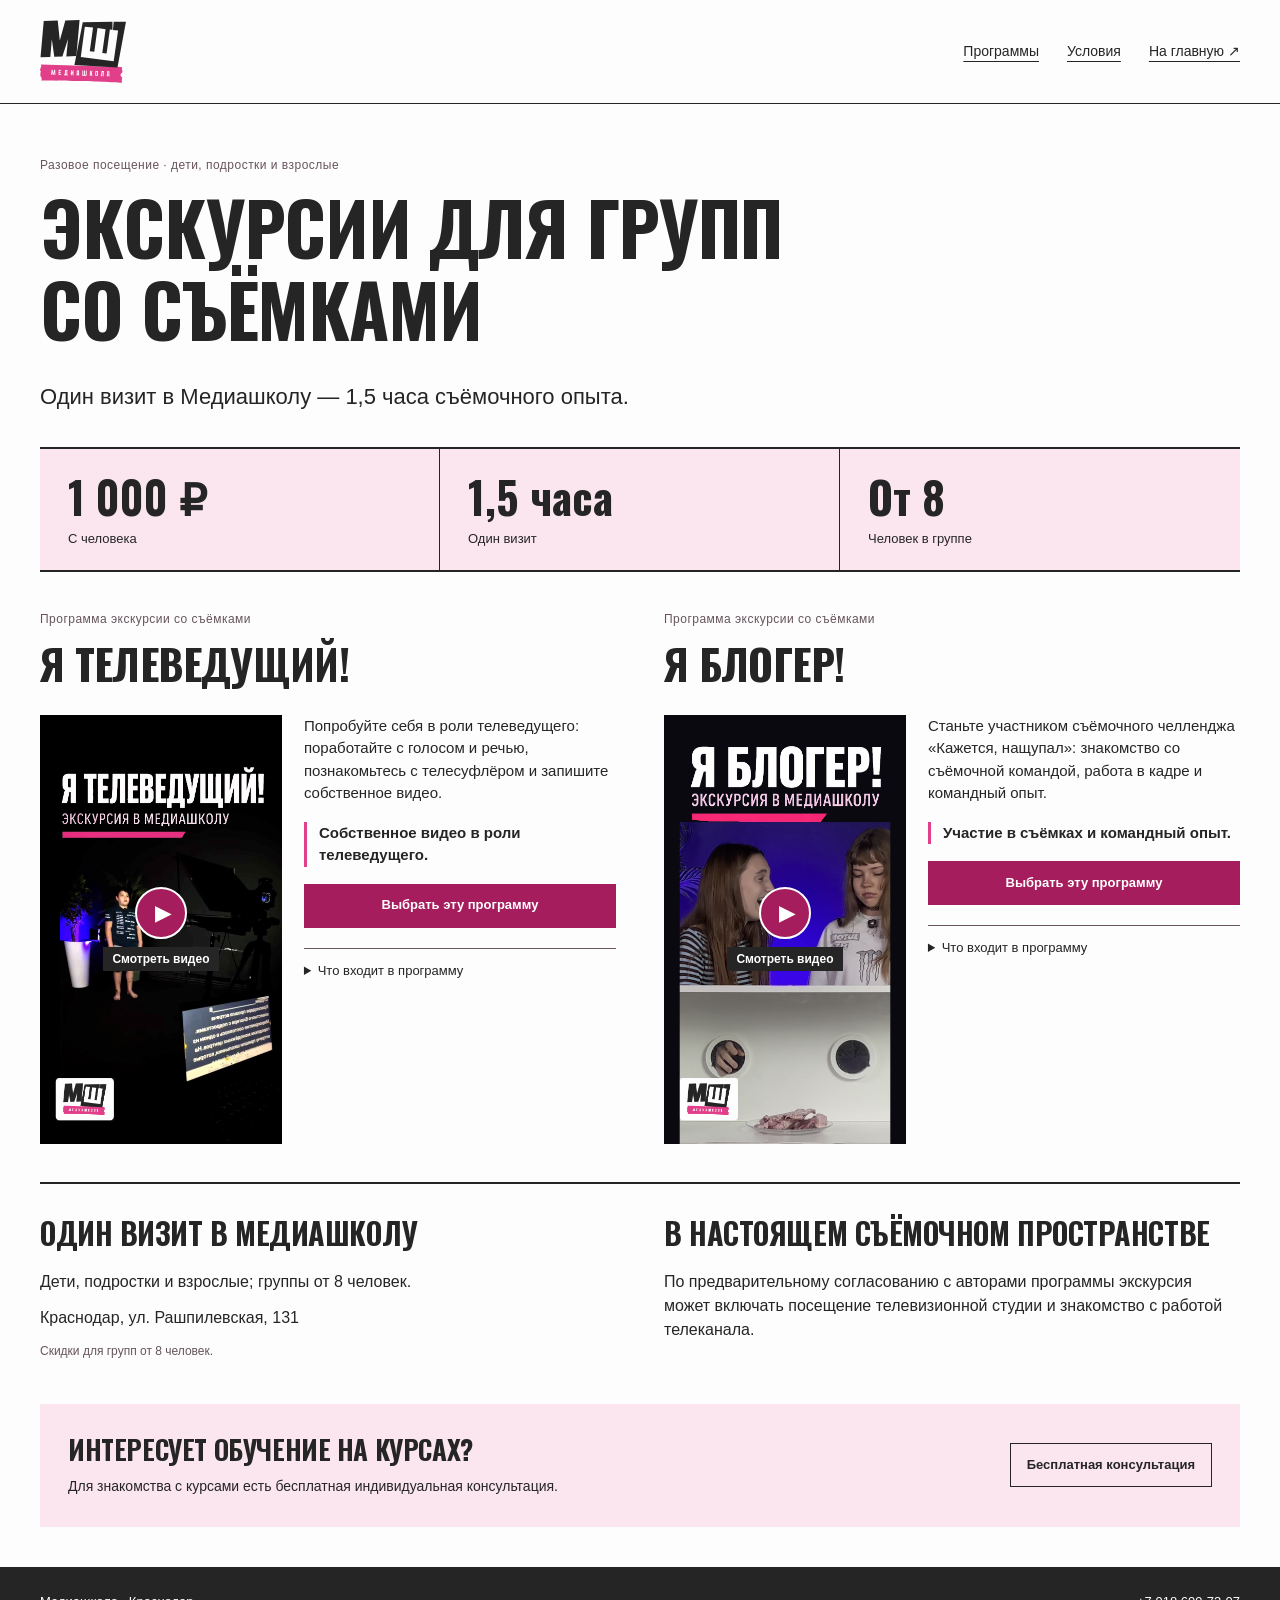
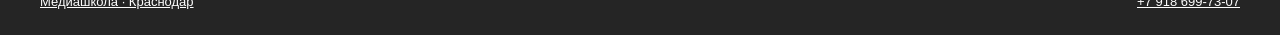
<file: excursions/index.html>
<!doctype html>
<html lang="ru">
<head>
<meta charset="utf-8">
<meta name="viewport" content="width=device-width, initial-scale=1">
<meta name="robots" content="noindex,nofollow">
<title>Экскурсии со съёмками — Медиашкола Краснодар</title>
<meta name="description" content="Две программы экскурсий со съёмками: «Я телеведущий!» и «Я блогер!». 1,5 часа, группа от 8 человек, 1 000 ₽ с человека.">
<link rel="icon" href="/assets/brand/logo.svg" type="image/svg+xml">
<link rel="stylesheet" href="/assets/site.css?v=20261003-teachers1">
<link rel="stylesheet" href="/assets/excursions.css?v=20261111-1">
<script defer src="/assets/excursions.js?v=20261111-1"></script>
</head>
<body class="excursions-page">
<a class="skip-link" href="#programs">К программам экскурсий</a>
<header class="exc-header">
  <a href="/" aria-label="Медиашкола — главная"><img src="/assets/brand/logo.svg" alt="Медиашкола" width="225" height="165"></a>
  <nav aria-label="На странице"><a href="#programs">Программы</a><a href="#conditions">Условия</a><a href="/">На главную ↗</a></nav>
</header>
<main class="exc-main">
  <section class="exc-hero">
    <p class="exc-eyebrow">Разовое посещение · дети, подростки и взрослые</p>
    <h1>Экскурсии для групп<br>со съёмками</h1>
    <p class="exc-lead">Один визит в Медиашколу — 1,5 часа съёмочного опыта.</p>
  </section>
  <div class="exc-facts" aria-label="Условия экскурсии">
    <div><strong>1 000 ₽</strong><span>С человека</span></div>
    <div><strong>1,5 часа</strong><span>Один визит</span></div>
    <div><strong>От 8</strong><span>Человек в группе</span></div>
  </div>
  <section class="exc-programs" id="programs" aria-label="Две программы экскурсий">
    <article class="exc-program" id="presenter">
      <header><p class="exc-eyebrow">Программа экскурсии со съёмками</p><h2>Я телеведущий!</h2></header>
      <div class="exc-program-body">
        <figure>
          <div class="exc-player" data-player="presenter">
            <img class="exc-poster" src="/assets/excursions/presenter-cover.png" width="941" height="1672" alt="Ребёнок в студии с камерой и телесуфлёром. Я телеведущий!">
            <video controls playsinline preload="none" poster="/assets/excursions/presenter-cover.png" aria-label="Видео экскурсии «Я телеведущий!»"><source src="/assets/excursions/presenter.mp4" type="video/mp4"></video>
            <button class="exc-play" type="button" aria-label="Смотреть видео «Я телеведущий!»"><span aria-hidden="true">▶</span><span>Смотреть видео</span></button>
          </div>
        </figure>
        <div class="exc-copy">
          <p>Попробуйте себя в роли телеведущего: поработайте с голосом и речью, познакомьтесь с телесуфлёром и запишите собственное видео.</p>
          <p class="exc-result">Собственное видео в роли телеведущего.</p>
          <button class="exc-button" type="button" data-book="presenter">Выбрать эту программу</button>
          <details><summary>Что входит в программу</summary><ul><li>Мастер-класс от ведущих и блогеров.</li><li>Тренинги по речи, голосу и ораторскому мастерству.</li><li>Знакомство с телевизионным суфлёром.</li><li>Индивидуальная практика чтения текста по суфлёру с записью собственного видео.</li></ul></details>
        </div>
      </div>
    </article>
    <article class="exc-program" id="blogger">
      <header><p class="exc-eyebrow">Программа экскурсии со съёмками</p><h2>Я блогер!</h2></header>
      <div class="exc-program-body">
        <figure>
          <div class="exc-player" data-player="blogger">
            <img class="exc-poster" src="/assets/excursions/blogger-cover.png" width="941" height="1672" alt="Две участницы съёмочного челленджа. Я блогер!">
            <video controls playsinline preload="none" poster="/assets/excursions/blogger-cover.png" aria-label="Видео экскурсии «Я блогер!»"><source src="/assets/excursions/blogger.mp4" type="video/mp4"></video>
            <button class="exc-play" type="button" aria-label="Смотреть видео «Я блогер!»"><span aria-hidden="true">▶</span><span>Смотреть видео</span></button>
          </div>
        </figure>
        <div class="exc-copy">
          <p>Станьте участником съёмочного челленджа «Кажется, нащупал»: знакомство со съёмочной командой, работа в кадре и командный опыт.</p>
          <p class="exc-result">Участие в съёмках и командный опыт.</p>
          <button class="exc-button" type="button" data-book="blogger">Выбрать эту программу</button>
          <details><summary>Что входит в программу</summary><ul><li>Мастер-класс от ведущих и блогеров.</li><li>Тренинги по речи, голосу и ораторскому мастерству.</li><li>Знакомство с работой съёмочной команды.</li><li>Участие в съёмках развлекательного челленджа «Кажется, нащупал».</li></ul></details>
        </div>
      </div>
    </article>
  </section>
  <section class="exc-conditions" id="conditions">
    <div><h2>Один визит в Медиашколу</h2><p>Дети, подростки и взрослые; группы от 8 человек.</p><p>Краснодар, ул. Рашпилевская, 131</p><p class="exc-fine">Скидки для групп от 8 человек.</p></div>
    <div><h2>В настоящем съёмочном пространстве</h2><p>По предварительному согласованию с авторами программы экскурсия может включать посещение телевизионной студии и знакомство с работой телеканала.</p></div>
  </section>
  <aside class="exc-consult"><div><h2>Интересует обучение на курсах?</h2><p>Для знакомства с курсами есть бесплатная индивидуальная консультация.</p></div><a class="exc-button exc-button-secondary" href="/#lead-form">Бесплатная консультация</a></aside>
</main>
<footer class="exc-footer"><a href="/">Медиашкола · Краснодар</a><a href="tel:+79186997307">+7 918 699-73-07</a></footer>
<dialog class="exc-booking" id="exc-booking" aria-labelledby="exc-booking-title">
  <button class="exc-close" type="button" aria-label="Закрыть запись">×</button>
  <h2 id="exc-booking-title">Записать группу на экскурсию</h2>
  <p class="exc-booking-summary" id="exc-booking-summary"></p>
  <form id="exc-form">
    <input type="hidden" name="program">
    <label>Ваше имя<input name="parent_name" autocomplete="name" required minlength="2" maxlength="120"></label>
    <label>Контактный телефон<input name="phone" type="tel" autocomplete="tel" required pattern="[+0-9() —-]{10,24}" maxlength="24" placeholder="+7"></label>
    <label>Человек в группе<input name="group_size" type="number" inputmode="numeric" min="8" max="300" step="1" value="8" required></label>
    <label>Куда удобнее написать<select name="messenger" required><option value="">Выберите</option><option>Телеграм</option><option>MAX</option><option>WhatsApp</option></select></label>
    <label class="exc-consent"><input name="agree" type="checkbox" required><span>Согласен на обработку персональных данных для записи на экскурсию</span></label>
    <div hidden aria-hidden="true"><label>Организация<input name="company" tabindex="-1" autocomplete="off"></label></div>
    <button class="exc-button" type="submit">Отправить заявку на экскурсию</button>
    <p class="exc-form-status" id="exc-form-status" role="status" aria-live="polite"></p>
  </form>
  <div id="exc-phone-booking" hidden><p>Поможем выбрать дату и обсудим экскурсию для вашей группы.</p><a class="exc-button" href="tel:+79186997307">Позвонить в Медиашколу</a></div>
</dialog>
</body>
</html>
</file>
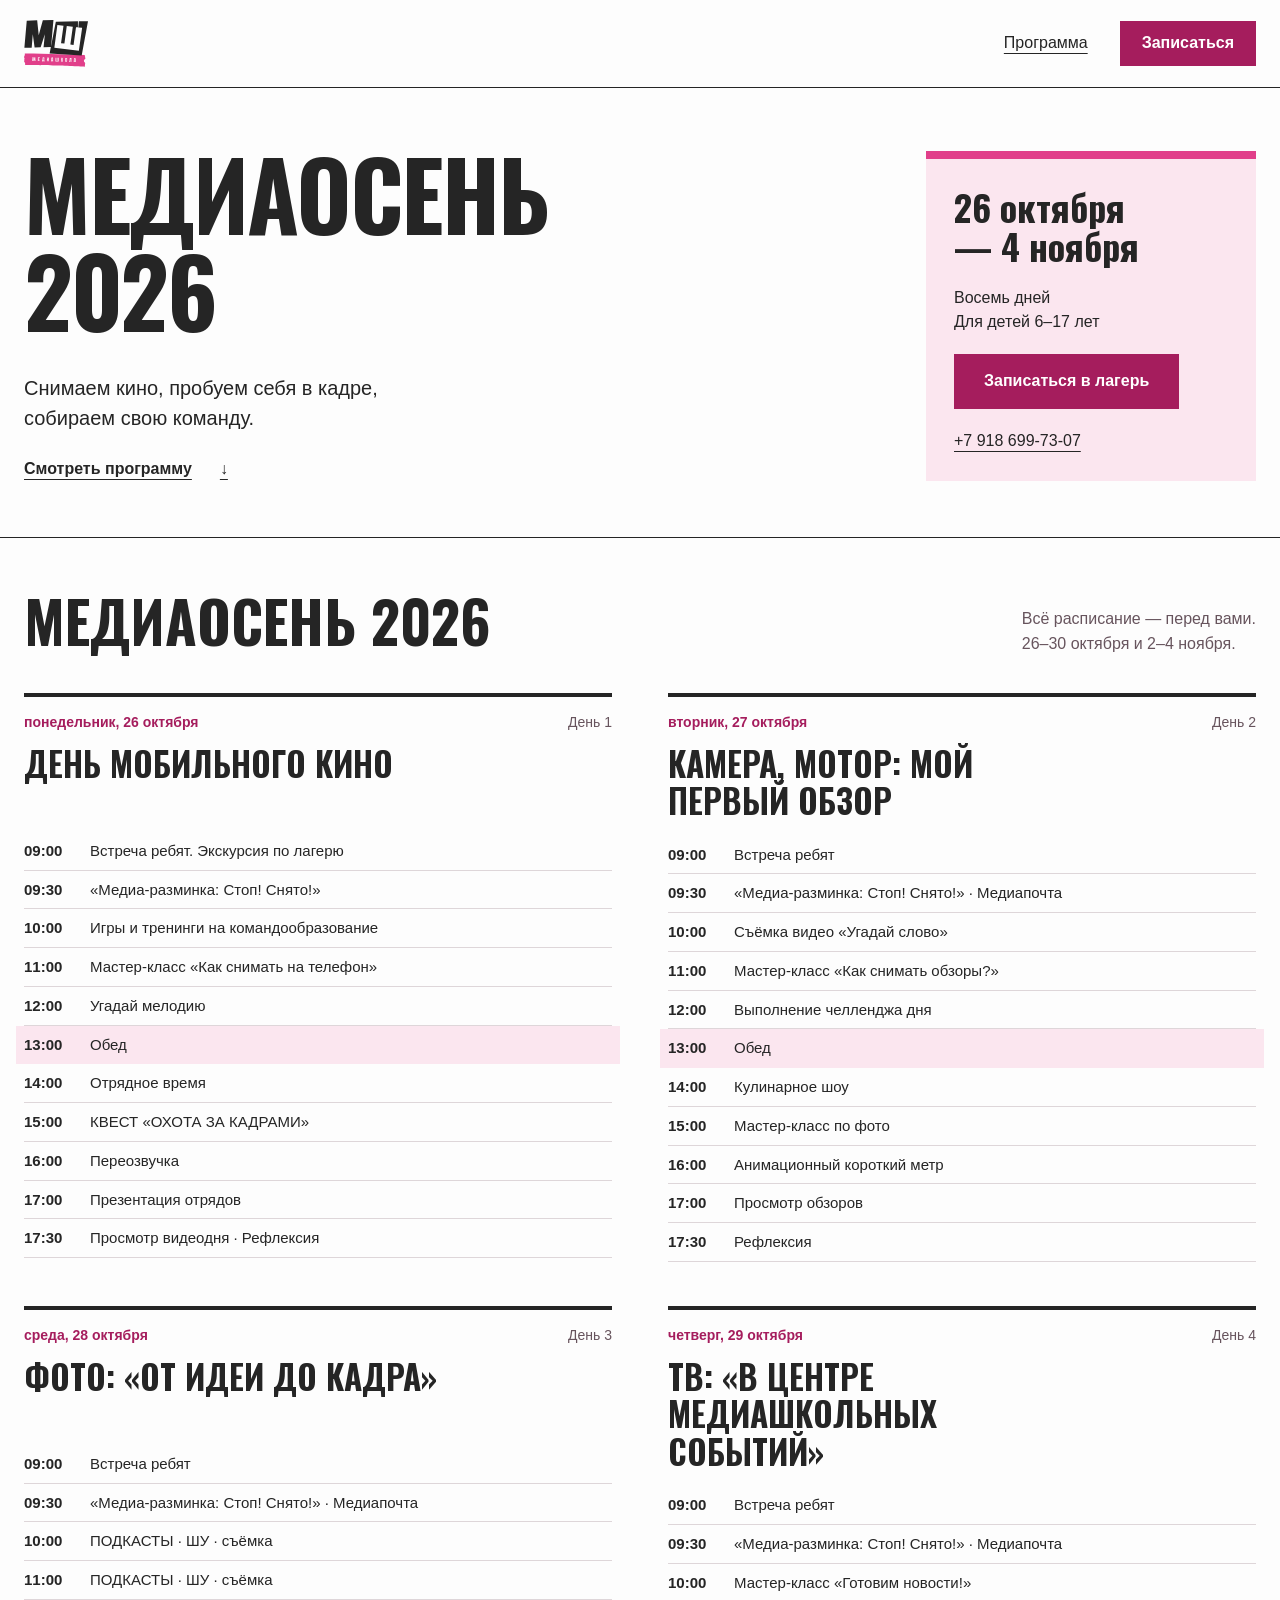
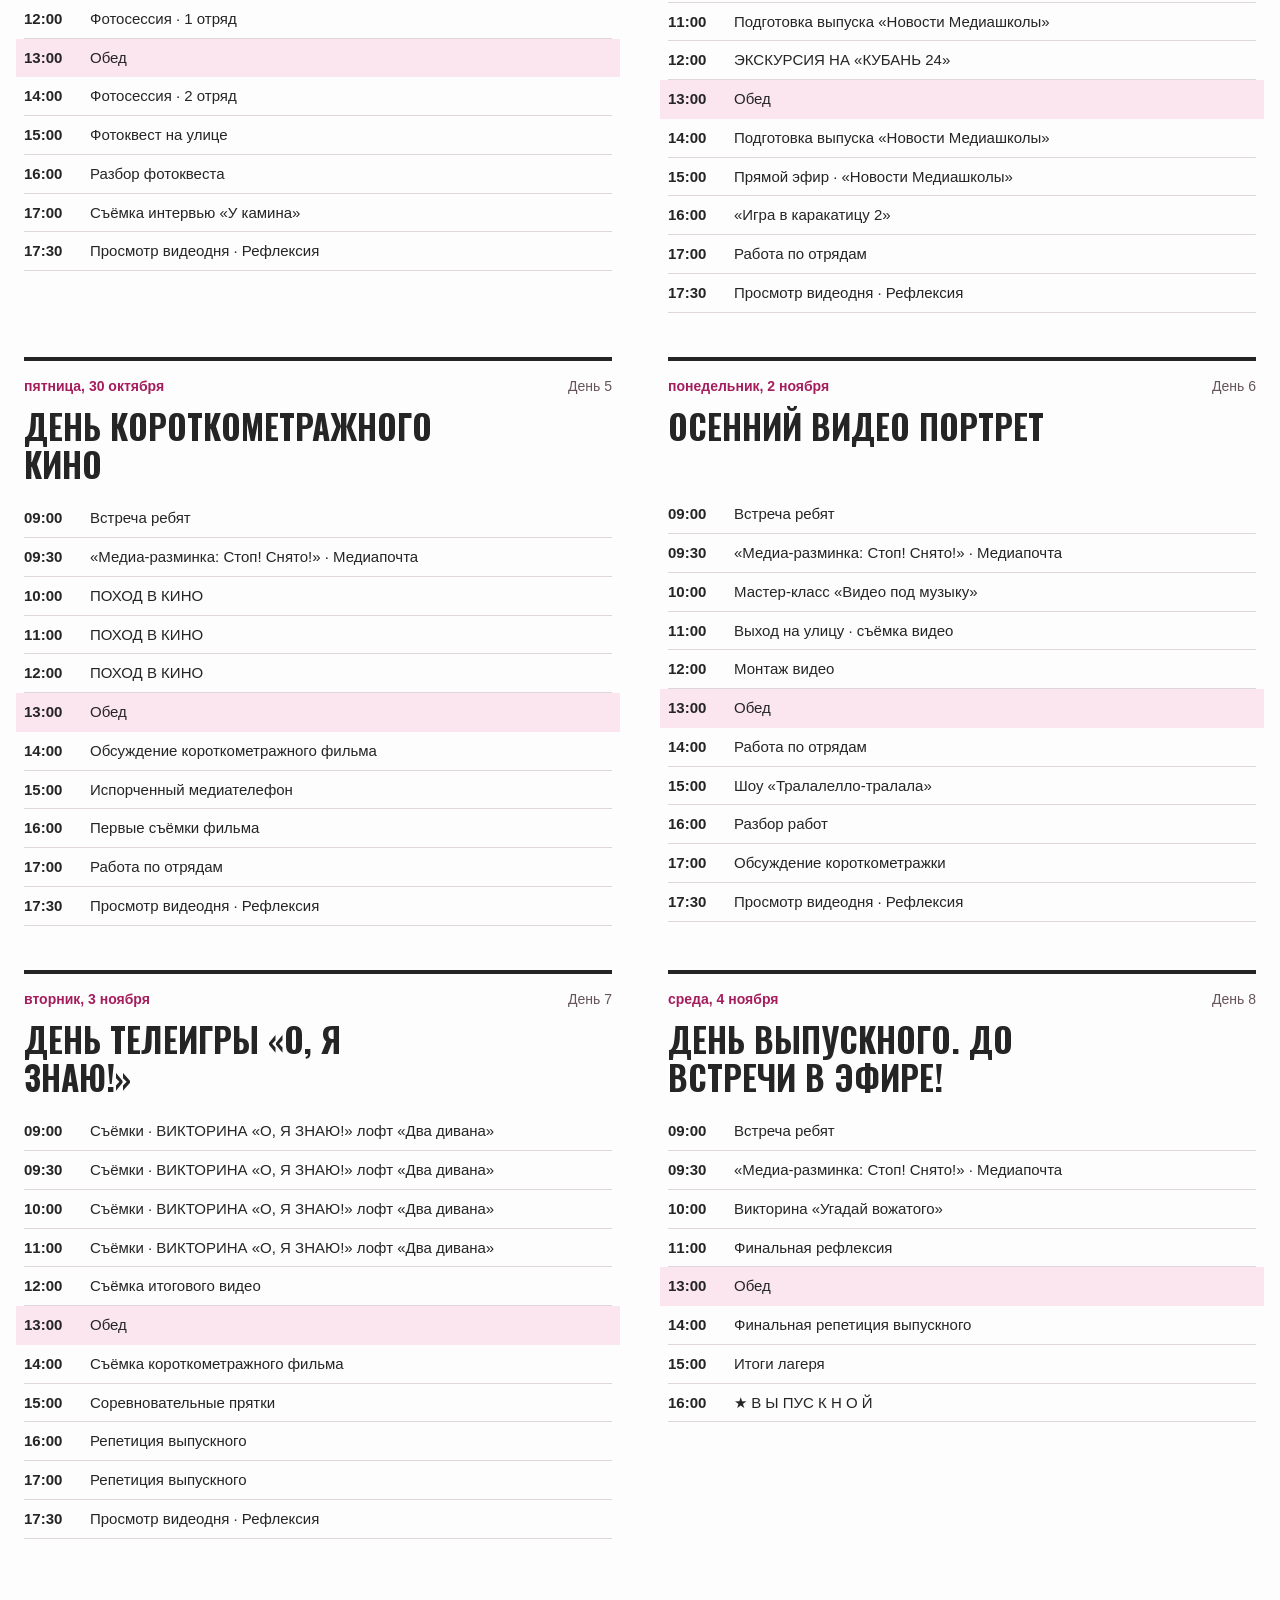
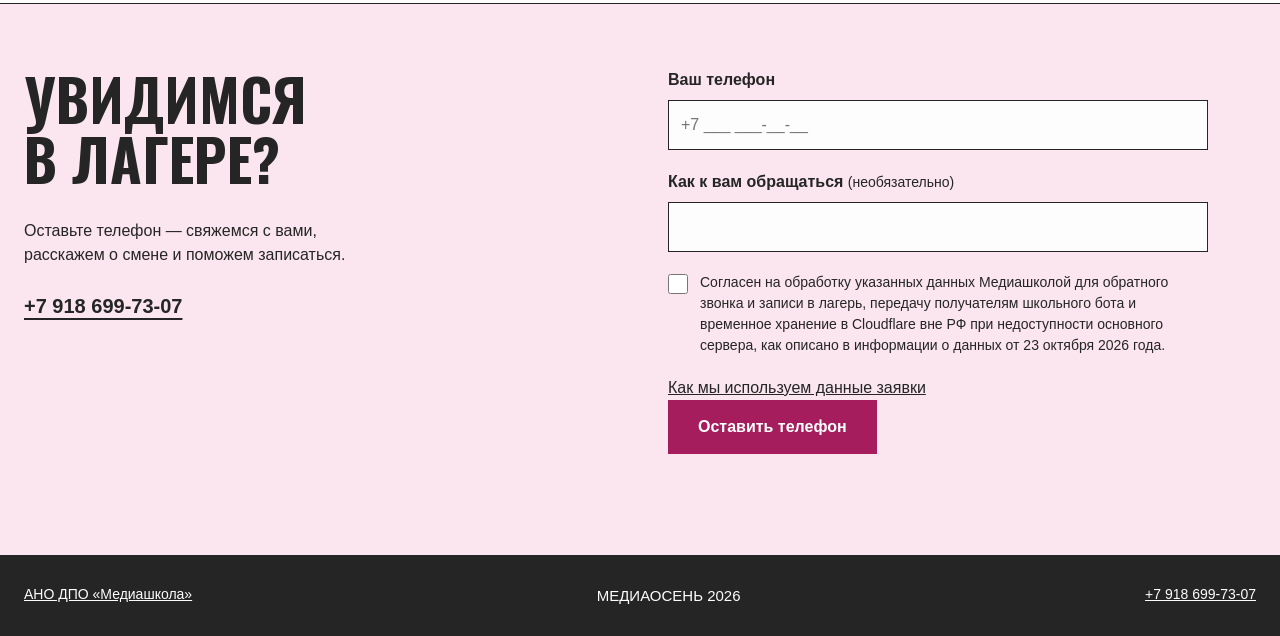
<file: mediaosen-2026/index.html>
<!doctype html>
<html lang="ru">
<head>
<meta charset="utf-8"><meta name="viewport" content="width=device-width,initial-scale=1">
<title>МЕДИАОСЕНЬ 2026 — осенний лагерь Медиашколы</title>
<meta name="description" content="Восемь дней съёмок, фото, кино и эфиров. МЕДИАОСЕНЬ 2026 для детей 6–17 лет: программа 26–30 октября и 2–4 ноября. Оставьте телефон для записи.">
<meta name="theme-color" content="#FDFDFD">
<link rel="icon" href="../assets/brand/logo.svg" type="image/svg+xml">
<link rel="stylesheet" href="../assets/site.css?v=20261003-teachers1">
<link rel="stylesheet" href="../assets/camp.css?v=20261016-1">
<script src="../assets/camp-transport.js?v=20261023-1" defer></script>
<script src="../assets/camp.js?v=20261023-1" defer></script>
</head>
<body class="camp-page">
<a class="skip-link" href="#programme">К программе лагеря</a>
<header class="camp-header">
  <a class="wordmark" href="../" aria-label="На основной сайт Медиашколы"><img src="../assets/brand/logo.svg" alt="Медиашкола" width="225" height="165"></a>
  <nav aria-label="По странице"><a href="#programme">Программа</a><a href="#signup" class="camp-button camp-button-small">Записаться</a></nav>
</header>
<main>
  <section class="camp-hero" aria-labelledby="camp-title">
    <div><h1 id="camp-title">МЕДИА<wbr>ОСЕНЬ <span>2026</span></h1><p class="camp-intro">Снимаем кино, пробуем себя в кадре,<br class="camp-desktop-break"> собираем свою команду.</p><a href="#programme" class="camp-programme-link">Смотреть программу <span aria-hidden="true">↓</span></a></div>
    <aside class="camp-shift" aria-label="О смене"><p class="camp-shift-date">26 октября<br>— 4 ноября</p><p>Восемь дней<br>Для детей 6–17 лет</p><a class="camp-button" href="#signup">Записаться в лагерь</a><a class="camp-phone" href="tel:+79186997307">+7 918 699-73-07</a></aside>
  </section>
  <section class="camp-programme" id="programme" aria-labelledby="programme-title">
    <div class="camp-section-heading"><h2 id="programme-title">МЕДИАОСЕНЬ 2026</h2><p>Всё расписание — перед вами.<br>26–30 октября и 2–4 ноября.</p></div>
    <div class="camp-days"><article class="camp-day" id="day-2026-10-26" aria-labelledby="title-2026-10-26">
  <header class="camp-day-heading"><p class="camp-date"><time datetime="2026-10-26">понедельник, 26 октября</time><span>День 1</span></p><h3 id="title-2026-10-26">День мобильного кино</h3></header>
  <ol class="camp-events"><li><time datetime="2026-10-26T09:00:00+03:00">09:00</time><span>Встреча ребят. Экскурсия по лагерю</span></li>
<li><time datetime="2026-10-26T09:30:00+03:00">09:30</time><span>«Медиа-разминка: Стоп! Снято!»</span></li>
<li><time datetime="2026-10-26T10:00:00+03:00">10:00</time><span>Игры и тренинги на командообразование</span></li>
<li><time datetime="2026-10-26T11:00:00+03:00">11:00</time><span>Мастер-класс «Как снимать на телефон»</span></li>
<li><time datetime="2026-10-26T12:00:00+03:00">12:00</time><span>Угадай мелодию</span></li>
<li class="camp-lunch"><time datetime="2026-10-26T13:00:00+03:00">13:00</time><span>Обед</span></li>
<li><time datetime="2026-10-26T14:00:00+03:00">14:00</time><span>Отрядное время</span></li>
<li><time datetime="2026-10-26T15:00:00+03:00">15:00</time><span>КВЕСТ «ОХОТА ЗА КАДРАМИ»</span></li>
<li><time datetime="2026-10-26T16:00:00+03:00">16:00</time><span>Переозвучка</span></li>
<li><time datetime="2026-10-26T17:00:00+03:00">17:00</time><span>Презентация отрядов</span></li>
<li><time datetime="2026-10-26T17:30:00+03:00">17:30</time><span>Просмотр видеодня · Рефлексия</span></li></ol>
</article>
<article class="camp-day" id="day-2026-10-27" aria-labelledby="title-2026-10-27">
  <header class="camp-day-heading"><p class="camp-date"><time datetime="2026-10-27">вторник, 27 октября</time><span>День 2</span></p><h3 id="title-2026-10-27">Камера, мотор: мой первый обзор</h3></header>
  <ol class="camp-events"><li><time datetime="2026-10-27T09:00:00+03:00">09:00</time><span>Встреча ребят</span></li>
<li><time datetime="2026-10-27T09:30:00+03:00">09:30</time><span>«Медиа-разминка: Стоп! Снято!» · Медиапочта</span></li>
<li><time datetime="2026-10-27T10:00:00+03:00">10:00</time><span>Съёмка видео «Угадай слово»</span></li>
<li><time datetime="2026-10-27T11:00:00+03:00">11:00</time><span>Мастер-класс «Как снимать обзоры?»</span></li>
<li><time datetime="2026-10-27T12:00:00+03:00">12:00</time><span>Выполнение челленджа дня</span></li>
<li class="camp-lunch"><time datetime="2026-10-27T13:00:00+03:00">13:00</time><span>Обед</span></li>
<li><time datetime="2026-10-27T14:00:00+03:00">14:00</time><span>Кулинарное шоу</span></li>
<li><time datetime="2026-10-27T15:00:00+03:00">15:00</time><span>Мастер-класс по фото</span></li>
<li><time datetime="2026-10-27T16:00:00+03:00">16:00</time><span>Анимационный короткий метр</span></li>
<li><time datetime="2026-10-27T17:00:00+03:00">17:00</time><span>Просмотр обзоров</span></li>
<li><time datetime="2026-10-27T17:30:00+03:00">17:30</time><span>Рефлексия</span></li></ol>
</article>
<article class="camp-day" id="day-2026-10-28" aria-labelledby="title-2026-10-28">
  <header class="camp-day-heading"><p class="camp-date"><time datetime="2026-10-28">среда, 28 октября</time><span>День 3</span></p><h3 id="title-2026-10-28">Фото: «От идеи до кадра»</h3></header>
  <ol class="camp-events"><li><time datetime="2026-10-28T09:00:00+03:00">09:00</time><span>Встреча ребят</span></li>
<li><time datetime="2026-10-28T09:30:00+03:00">09:30</time><span>«Медиа-разминка: Стоп! Снято!» · Медиапочта</span></li>
<li><time datetime="2026-10-28T10:00:00+03:00">10:00</time><span>ПОДКАСТЫ · ШУ · съёмка</span></li>
<li><time datetime="2026-10-28T11:00:00+03:00">11:00</time><span>ПОДКАСТЫ · ШУ · съёмка</span></li>
<li><time datetime="2026-10-28T12:00:00+03:00">12:00</time><span>Фотосессия · 1 отряд</span></li>
<li class="camp-lunch"><time datetime="2026-10-28T13:00:00+03:00">13:00</time><span>Обед</span></li>
<li><time datetime="2026-10-28T14:00:00+03:00">14:00</time><span>Фотосессия · 2 отряд</span></li>
<li><time datetime="2026-10-28T15:00:00+03:00">15:00</time><span>Фотоквест на улице</span></li>
<li><time datetime="2026-10-28T16:00:00+03:00">16:00</time><span>Разбор фотоквеста</span></li>
<li><time datetime="2026-10-28T17:00:00+03:00">17:00</time><span>Съёмка интервью «У камина»</span></li>
<li><time datetime="2026-10-28T17:30:00+03:00">17:30</time><span>Просмотр видеодня · Рефлексия</span></li></ol>
</article>
<article class="camp-day" id="day-2026-10-29" aria-labelledby="title-2026-10-29">
  <header class="camp-day-heading"><p class="camp-date"><time datetime="2026-10-29">четверг, 29 октября</time><span>День 4</span></p><h3 id="title-2026-10-29">ТВ: «В центре Медиашкольных событий»</h3></header>
  <ol class="camp-events"><li><time datetime="2026-10-29T09:00:00+03:00">09:00</time><span>Встреча ребят</span></li>
<li><time datetime="2026-10-29T09:30:00+03:00">09:30</time><span>«Медиа-разминка: Стоп! Снято!» · Медиапочта</span></li>
<li><time datetime="2026-10-29T10:00:00+03:00">10:00</time><span>Мастер-класс «Готовим новости!»</span></li>
<li><time datetime="2026-10-29T11:00:00+03:00">11:00</time><span>Подготовка выпуска «Новости Медиашколы»</span></li>
<li><time datetime="2026-10-29T12:00:00+03:00">12:00</time><span>ЭКСКУРСИЯ НА «КУБАНЬ 24»</span></li>
<li class="camp-lunch"><time datetime="2026-10-29T13:00:00+03:00">13:00</time><span>Обед</span></li>
<li><time datetime="2026-10-29T14:00:00+03:00">14:00</time><span>Подготовка выпуска «Новости Медиашколы»</span></li>
<li><time datetime="2026-10-29T15:00:00+03:00">15:00</time><span>Прямой эфир · «Новости Медиашколы»</span></li>
<li><time datetime="2026-10-29T16:00:00+03:00">16:00</time><span>«Игра в каракатицу 2»</span></li>
<li><time datetime="2026-10-29T17:00:00+03:00">17:00</time><span>Работа по отрядам</span></li>
<li><time datetime="2026-10-29T17:30:00+03:00">17:30</time><span>Просмотр видеодня · Рефлексия</span></li></ol>
</article>
<article class="camp-day" id="day-2026-10-30" aria-labelledby="title-2026-10-30">
  <header class="camp-day-heading"><p class="camp-date"><time datetime="2026-10-30">пятница, 30 октября</time><span>День 5</span></p><h3 id="title-2026-10-30">День короткометражного кино</h3></header>
  <ol class="camp-events"><li><time datetime="2026-10-30T09:00:00+03:00">09:00</time><span>Встреча ребят</span></li>
<li><time datetime="2026-10-30T09:30:00+03:00">09:30</time><span>«Медиа-разминка: Стоп! Снято!» · Медиапочта</span></li>
<li><time datetime="2026-10-30T10:00:00+03:00">10:00</time><span>ПОХОД В КИНО</span></li>
<li><time datetime="2026-10-30T11:00:00+03:00">11:00</time><span>ПОХОД В КИНО</span></li>
<li><time datetime="2026-10-30T12:00:00+03:00">12:00</time><span>ПОХОД В КИНО</span></li>
<li class="camp-lunch"><time datetime="2026-10-30T13:00:00+03:00">13:00</time><span>Обед</span></li>
<li><time datetime="2026-10-30T14:00:00+03:00">14:00</time><span>Обсуждение короткометражного фильма</span></li>
<li><time datetime="2026-10-30T15:00:00+03:00">15:00</time><span>Испорченный медиателефон</span></li>
<li><time datetime="2026-10-30T16:00:00+03:00">16:00</time><span>Первые съёмки фильма</span></li>
<li><time datetime="2026-10-30T17:00:00+03:00">17:00</time><span>Работа по отрядам</span></li>
<li><time datetime="2026-10-30T17:30:00+03:00">17:30</time><span>Просмотр видеодня · Рефлексия</span></li></ol>
</article>
<article class="camp-day" id="day-2026-11-02" aria-labelledby="title-2026-11-02">
  <header class="camp-day-heading"><p class="camp-date"><time datetime="2026-11-02">понедельник, 2 ноября</time><span>День 6</span></p><h3 id="title-2026-11-02">Осенний видео портрет</h3></header>
  <ol class="camp-events"><li><time datetime="2026-11-02T09:00:00+03:00">09:00</time><span>Встреча ребят</span></li>
<li><time datetime="2026-11-02T09:30:00+03:00">09:30</time><span>«Медиа-разминка: Стоп! Снято!» · Медиапочта</span></li>
<li><time datetime="2026-11-02T10:00:00+03:00">10:00</time><span>Мастер-класс «Видео под музыку»</span></li>
<li><time datetime="2026-11-02T11:00:00+03:00">11:00</time><span>Выход на улицу · съёмка видео</span></li>
<li><time datetime="2026-11-02T12:00:00+03:00">12:00</time><span>Монтаж видео</span></li>
<li class="camp-lunch"><time datetime="2026-11-02T13:00:00+03:00">13:00</time><span>Обед</span></li>
<li><time datetime="2026-11-02T14:00:00+03:00">14:00</time><span>Работа по отрядам</span></li>
<li><time datetime="2026-11-02T15:00:00+03:00">15:00</time><span>Шоу «Тралалелло-тралала»</span></li>
<li><time datetime="2026-11-02T16:00:00+03:00">16:00</time><span>Разбор работ</span></li>
<li><time datetime="2026-11-02T17:00:00+03:00">17:00</time><span>Обсуждение короткометражки</span></li>
<li><time datetime="2026-11-02T17:30:00+03:00">17:30</time><span>Просмотр видеодня · Рефлексия</span></li></ol>
</article>
<article class="camp-day" id="day-2026-11-03" aria-labelledby="title-2026-11-03">
  <header class="camp-day-heading"><p class="camp-date"><time datetime="2026-11-03">вторник, 3 ноября</time><span>День 7</span></p><h3 id="title-2026-11-03">День телеигры «О, я знаю!»</h3></header>
  <ol class="camp-events"><li><time datetime="2026-11-03T09:00:00+03:00">09:00</time><span>Съёмки · ВИКТОРИНА «О, Я ЗНАЮ!» лофт «Два дивана»</span></li>
<li><time datetime="2026-11-03T09:30:00+03:00">09:30</time><span>Съёмки · ВИКТОРИНА «О, Я ЗНАЮ!» лофт «Два дивана»</span></li>
<li><time datetime="2026-11-03T10:00:00+03:00">10:00</time><span>Съёмки · ВИКТОРИНА «О, Я ЗНАЮ!» лофт «Два дивана»</span></li>
<li><time datetime="2026-11-03T11:00:00+03:00">11:00</time><span>Съёмки · ВИКТОРИНА «О, Я ЗНАЮ!» лофт «Два дивана»</span></li>
<li><time datetime="2026-11-03T12:00:00+03:00">12:00</time><span>Съёмка итогового видео</span></li>
<li class="camp-lunch"><time datetime="2026-11-03T13:00:00+03:00">13:00</time><span>Обед</span></li>
<li><time datetime="2026-11-03T14:00:00+03:00">14:00</time><span>Съёмка короткометражного фильма</span></li>
<li><time datetime="2026-11-03T15:00:00+03:00">15:00</time><span>Соревновательные прятки</span></li>
<li><time datetime="2026-11-03T16:00:00+03:00">16:00</time><span>Репетиция выпускного</span></li>
<li><time datetime="2026-11-03T17:00:00+03:00">17:00</time><span>Репетиция выпускного</span></li>
<li><time datetime="2026-11-03T17:30:00+03:00">17:30</time><span>Просмотр видеодня · Рефлексия</span></li></ol>
</article>
<article class="camp-day" id="day-2026-11-04" aria-labelledby="title-2026-11-04">
  <header class="camp-day-heading"><p class="camp-date"><time datetime="2026-11-04">среда, 4 ноября</time><span>День 8</span></p><h3 id="title-2026-11-04">День выпускного. До встречи в эфире!</h3></header>
  <ol class="camp-events"><li><time datetime="2026-11-04T09:00:00+03:00">09:00</time><span>Встреча ребят</span></li>
<li><time datetime="2026-11-04T09:30:00+03:00">09:30</time><span>«Медиа-разминка: Стоп! Снято!» · Медиапочта</span></li>
<li><time datetime="2026-11-04T10:00:00+03:00">10:00</time><span>Викторина «Угадай вожатого»</span></li>
<li><time datetime="2026-11-04T11:00:00+03:00">11:00</time><span>Финальная рефлексия</span></li>
<li class="camp-lunch"><time datetime="2026-11-04T13:00:00+03:00">13:00</time><span>Обед</span></li>
<li><time datetime="2026-11-04T14:00:00+03:00">14:00</time><span>Финальная репетиция выпускного</span></li>
<li><time datetime="2026-11-04T15:00:00+03:00">15:00</time><span>Итоги лагеря</span></li>
<li><time datetime="2026-11-04T16:00:00+03:00">16:00</time><span>★ В Ы ПУС К Н О Й</span></li></ol>
</article></div>
  </section>
  <section class="camp-signup" id="signup" aria-labelledby="signup-title">
    <div><h2 id="signup-title">Увидимся<br>в лагере?</h2><p>Оставьте телефон — свяжемся с вами,<br class="camp-desktop-break"> расскажем о смене и поможем записаться.</p><a class="camp-phone" href="tel:+79186997307">+7 918 699-73-07</a></div>
    <div>
      <form id="camp-lead" data-consent-version="camp-callback-20261023-2" data-buffer-endpoint="https://api.mediashkola.pro/camp-buffer/lead" novalidate>
        <label for="camp-phone">Ваш телефон</label><input id="camp-phone" name="phone" type="tel" inputmode="tel" autocomplete="tel" maxlength="25" placeholder="+7 ___ ___-__-__" required aria-describedby="camp-phone-error"><p class="camp-error" id="camp-phone-error" hidden>Укажите телефон: 11 цифр, начиная с 7 или 8.</p>
        <label for="camp-name">Как к вам обращаться <span>(необязательно)</span></label><input id="camp-name" name="parent_name" autocomplete="name" maxlength="120">
        <label class="camp-consent" for="camp-agree"><input id="camp-agree" name="agree" type="checkbox" required aria-describedby="camp-agree-error"><span>Согласен на обработку указанных данных Медиашколой для обратного звонка и записи в лагерь, передачу получателям школьного бота и временное хранение в Cloudflare вне РФ при недоступности основного сервера, как описано в информации о данных от 23 октября 2026 года.</span></label><p class="camp-error" id="camp-agree-error" hidden>Нужно согласие, чтобы мы могли принять заявку.</p>
        <p><a href="./data-20261023-2.html">Как мы используем данные заявки</a></p>
        <div class="camp-trap" aria-hidden="true"><label for="camp-company">Организация</label><input id="camp-company" name="company" tabindex="-1" autocomplete="off"></div>
        <button class="camp-button" type="submit" disabled>Оставить телефон</button><p class="camp-form-status" id="camp-form-status" role="status" aria-live="polite"></p>
        <noscript><p>Для отправки формы нужен JavaScript. Можно позвонить: <a href="tel:+79186997307">+7 918 699-73-07</a>.</p></noscript>
      </form>
      <div class="camp-success" id="camp-success" hidden tabindex="-1"><h3>Заявка получена</h3><p>Спасибо! Медиашкола свяжется с вами по указанному телефону.</p><a class="camp-phone" href="tel:+79186997307">+7 918 699-73-07</a></div>
    </div>
  </section>
</main>
<footer class="camp-footer"><a href="../">АНО ДПО «Медиашкола»</a><p>МЕДИАОСЕНЬ 2026</p><a href="tel:+79186997307">+7 918 699-73-07</a></footer>
</body></html>
</file>
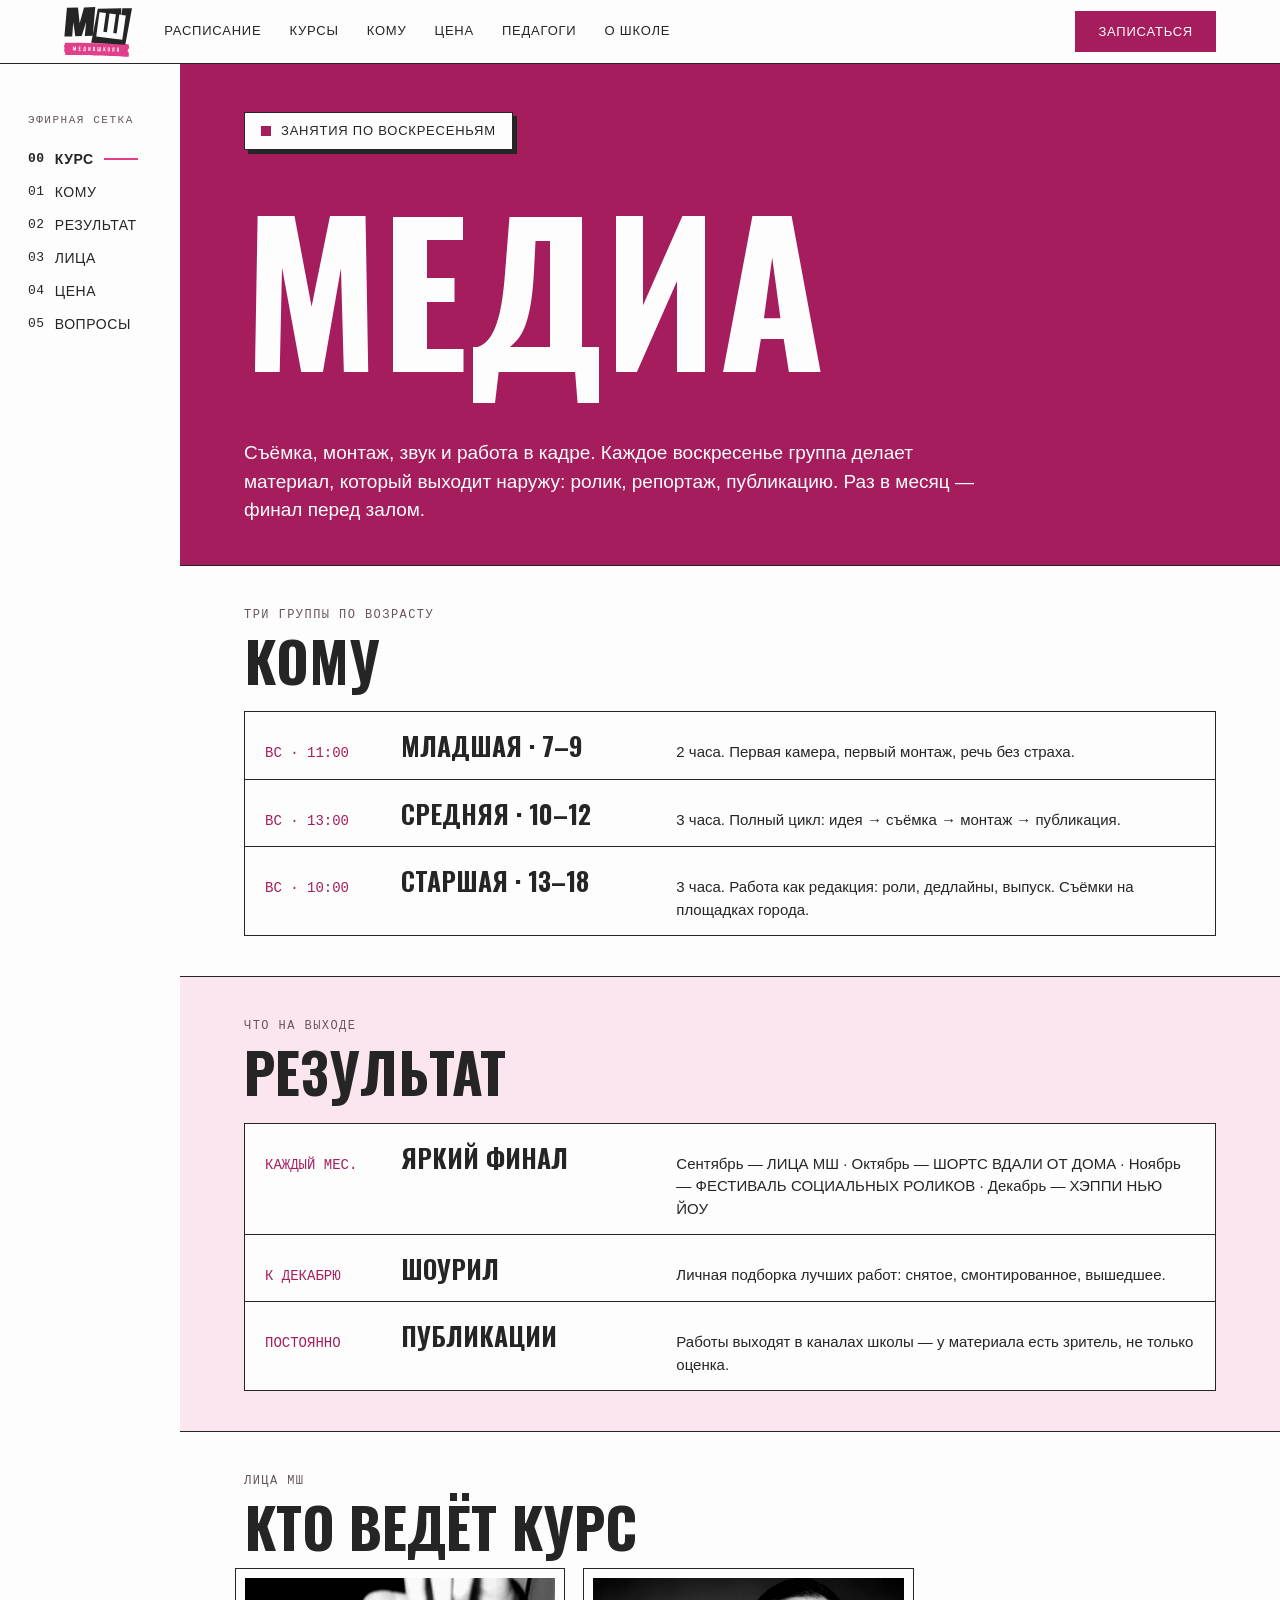
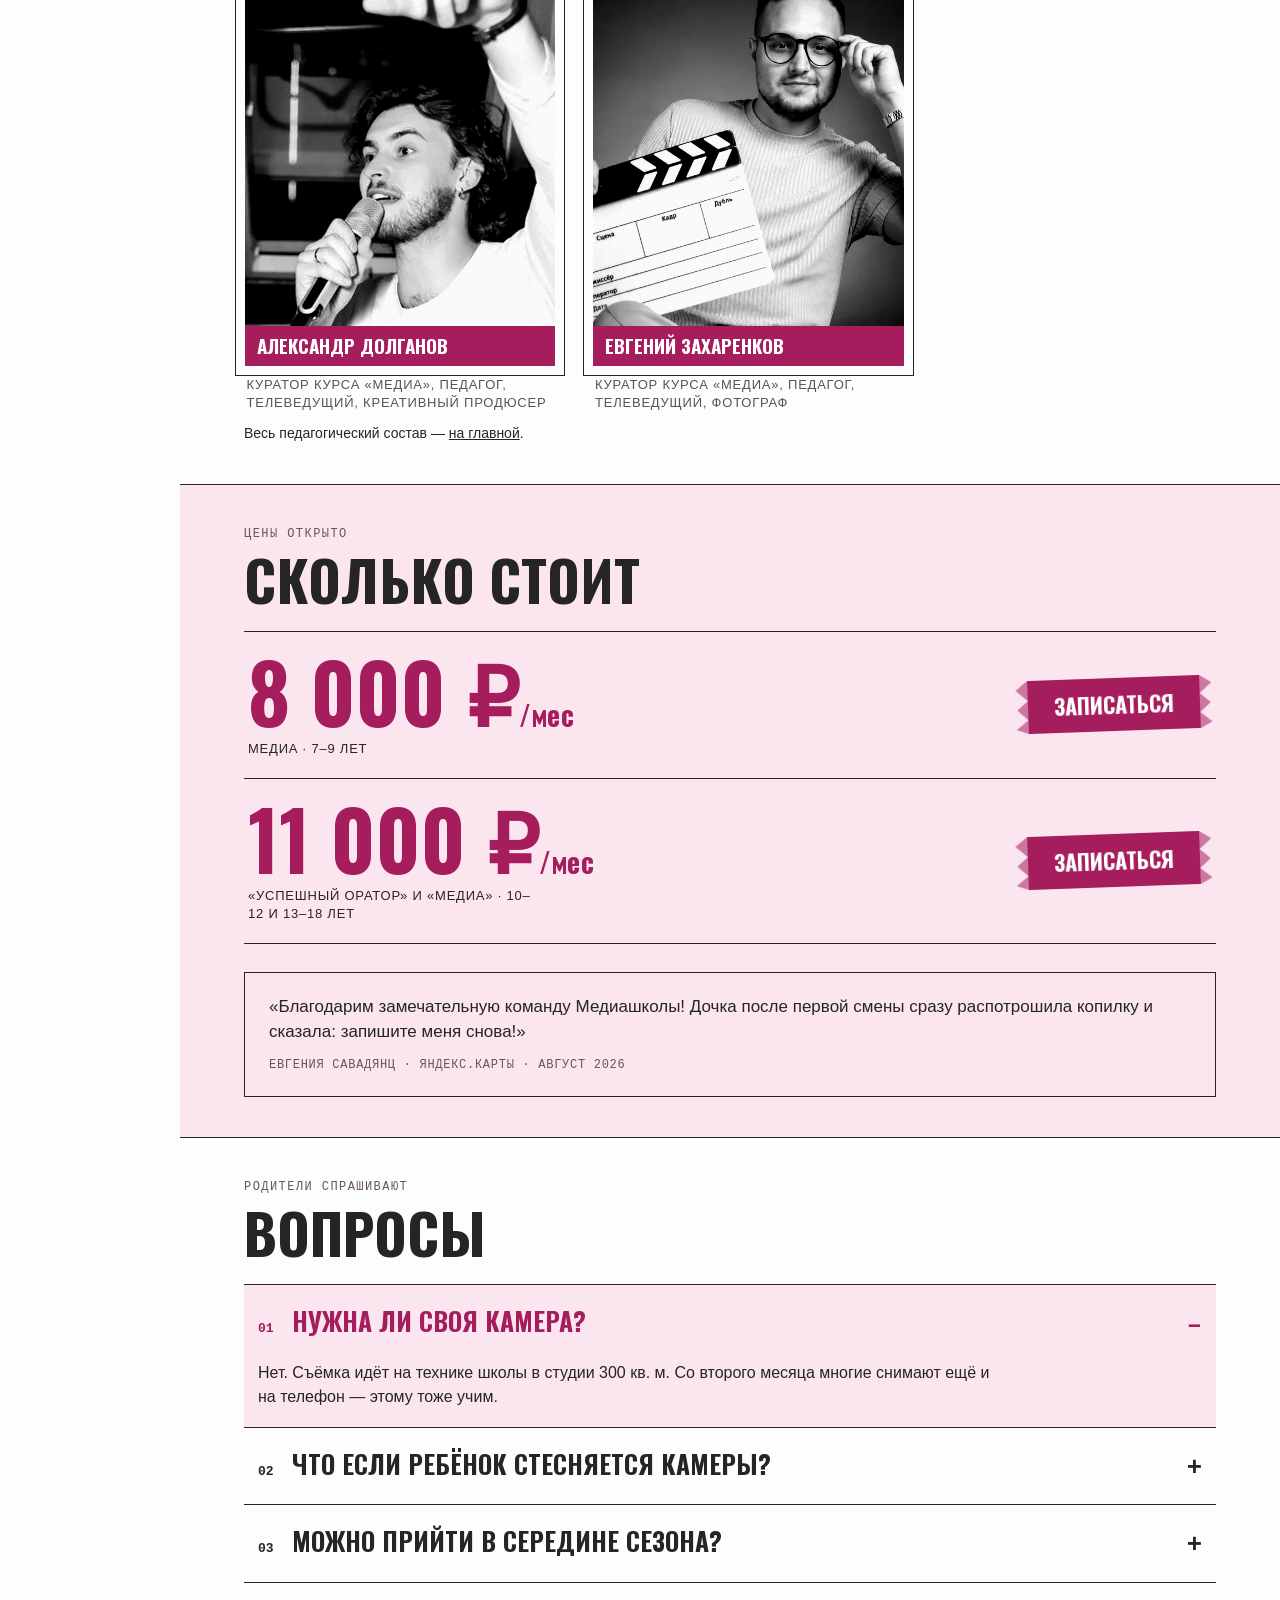
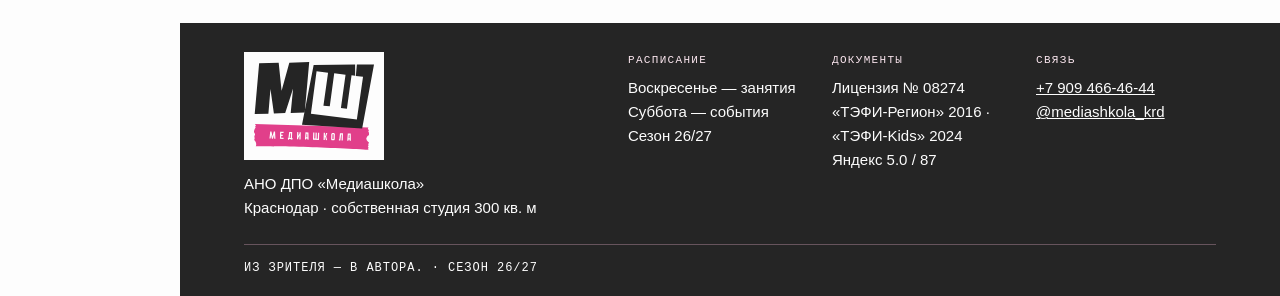
<file: kurs.html>
<!doctype html>
<html lang="ru">
<head>
<meta charset="utf-8">
<meta name="viewport" content="width=device-width, initial-scale=1">
<title>Курс «Медиа» — Медиашкола Краснодар · сезон 26/27</title>
<meta name="description" content="Курс «Медиа» для детей 7–18 лет: съёмка, монтаж, звук и работа в кадре. Каждое воскресенье — материал, который выходит наружу. Раз в месяц — финал перед залом.">
<meta property="og:type" content="website">
<meta property="og:site_name" content="Медиашкола Краснодар">
<meta property="og:locale" content="ru_RU">
<meta property="og:title" content="Курс «Медиа» — Медиашкола Краснодар">
<meta property="og:description" content="Для детей 7–18 лет: съёмка, монтаж, звук и работа в кадре. Раз в месяц — финал перед залом.">
<meta property="og:url" content="http://mediashkola.pro/kurs.html">
<meta property="og:image" content="http://mediashkola.pro/assets/brand/og-cover-20261002.png">
<meta property="og:image:width" content="1731">
<meta property="og:image:height" content="909">
<meta property="og:image:alt" content="Логотип Медиашколы: сезон 26/27">
<meta name="twitter:card" content="summary_large_image">
<link rel="icon" href="assets/brand/logo.svg" type="image/svg+xml">
<link rel="stylesheet" href="assets/site.css?v=20261003-teachers1">
</head>
<body>
<a class="skip-link" href="#kurs">К курсу</a>
<div class="scroll-progress" aria-hidden="true"></div>

<header class="top">
  <a class="wordmark" href="index.html" aria-label="Медиашкола — на главную"><img src="assets/brand/logo.svg" alt="Медиашкола" width="225" height="165"></a>
  <button class="menu-btn" aria-expanded="false" aria-controls="mainnav">Меню</button>
  <nav class="anchors" id="mainnav" aria-label="Разделы">
    <a href="index.html#calendar">Расписание</a>
    <a href="index.html#courses">Курсы</a>
    <a href="#komu">Кому</a>
    <a href="#price">Цена</a>
    <a href="#team">Педагоги</a>
    <a href="index.html#trust">О школе</a>
    <a class="nav-cta-mob" href="index.html#lead-form">Записаться</a>
  </nav>
  <a class="nav-cta" href="index.html#lead-form">Записаться</a>
</header>

<div class="page">
  <aside class="efir" aria-label="Эфирная сетка — навигация по странице">
    <div class="efir-inner">
      <div class="efir-label">Эфирная сетка</div>
      <a href="#kurs"><span class="n">00</span> <span class="lbl-t">Курс</span><span class="lbl-d">Курс</span></a>
      <a href="#komu"><span class="n">01</span> <span class="lbl-t">Кому</span><span class="lbl-d">Кому</span></a>
      <a href="#result"><span class="n">02</span> <span class="lbl-t">Результат</span><span class="lbl-d">Результат</span></a>
      <a href="#team"><span class="n">03</span> <span class="lbl-t">Лица</span><span class="lbl-d">Лица</span></a>
      <a href="#price"><span class="n">04</span> <span class="lbl-t">Цена</span><span class="lbl-d">Цена</span></a>
      <a href="#faq"><span class="n">05</span> <span class="lbl-t">Вопросы</span><span class="lbl-d">Вопросы</span></a>
    </div>
  </aside>

  <main class="content">
    <section class="hero" id="kurs">
      <a class="live-pill" href="index.html#calendar"><span class="dot" aria-hidden="true"></span>ЗАНЯТИЯ ПО ВОСКРЕСЕНЬЯМ</a>
      <h1 class="h1-fit">МЕДИА</h1>
      <p style="max-width:760px;font-size:19px">Съёмка, монтаж, звук и работа в кадре. Каждое воскресенье группа делает материал, который выходит наружу: ролик, репортаж, публикацию. Раз в месяц — финал перед залом.</p>
    </section>

    <section class="strip" id="komu">
      <p class="kicker">Три группы по возрасту</p>
      <h2>Кому</h2>
      <div class="rows">
        <div class="row"><span class="t">ВС · 11:00</span><span class="g">Младшая · 7–9</span><span class="d">2 часа. Первая камера, первый монтаж, речь без страха.</span></div>
        <div class="row"><span class="t">ВС · 13:00</span><span class="g">Средняя · 10–12</span><span class="d">3 часа. Полный цикл: идея → съёмка → монтаж → публикация.</span></div>
        <div class="row"><span class="t">ВС · 10:00</span><span class="g">Старшая · 13–18</span><span class="d">3 часа. Работа как редакция: роли, дедлайны, выпуск. Съёмки на площадках города.</span></div>
      </div>
    </section>

    <section class="strip" id="result">
      <p class="kicker">Что на выходе</p>
      <h2>Результат</h2>
      <div class="rows">
        <div class="row"><span class="t">КАЖДЫЙ МЕС.</span><span class="g">Яркий финал</span><span class="d">Сентябрь — ЛИЦА МШ · Октябрь — ШОРТС ВДАЛИ ОТ ДОМА · Ноябрь — ФЕСТИВАЛЬ СОЦИАЛЬНЫХ РОЛИКОВ · Декабрь — ХЭППИ НЬЮ ЙОУ</span></div>
        <div class="row"><span class="t">К ДЕКАБРЮ</span><span class="g">Шоурил</span><span class="d">Личная подборка лучших работ: снятое, смонтированное, вышедшее.</span></div>
        <div class="row"><span class="t">ПОСТОЯННО</span><span class="g">Публикации</span><span class="d">Работы выходят в каналах школы — у материала есть зритель, не только оценка.</span></div>
      </div>
    </section>

    <!-- Кураторы курса «Медиа» — канон DEV/data/team.json. Полный состав — на главной (#team). -->
    <section class="strip" id="team">
      <p class="kicker">Лица МШ</p>
      <h2>Кто ведёт курс</h2>
      <div class="team team-2" tabindex="0" role="region" aria-label="Педагоги">
        <figure class="tm">
          <div class="tm-shot"><img src="assets/team/dolganov.webp" width="560" height="700" loading="lazy" decoding="async" alt=""><span class="tm-name">Александр Долганов</span></div>
          <figcaption class="tm-role">Куратор курса «Медиа», педагог, телеведущий, креативный продюсер</figcaption>
        </figure>
        <figure class="tm">
          <div class="tm-shot"><img src="assets/team/zaharenkov.webp" width="560" height="700" loading="lazy" decoding="async" alt=""><span class="tm-name">Евгений Захаренков</span></div>
          <figcaption class="tm-role">Куратор курса «Медиа», педагог, телеведущий, фотограф</figcaption>
        </figure>
      </div>
      <p class="pr-note">Весь педагогический состав — <a href="index.html#team">на главной</a>.</p>
    </section>

    <section class="strip" id="price">
      <p class="kicker">Цены открыто</p>
      <h2>Сколько стоит</h2>
      <div class="prices">
        <div class="price">
          <span class="who">МЕДИА · 7–9 лет</span>
          <span class="num">8 000 ₽<span class="per">/мес</span></span>
          <a class="tape-cta" href="index.html#lead-form">Записаться</a>
        </div>
        <div class="price">
          <span class="who">«Успешный оратор» и «Медиа» · 10–12 и 13–18 лет</span>
          <span class="num">11 000 ₽<span class="per">/мес</span></span>
          <a class="tape-cta" href="index.html#lead-form">Записаться</a>
        </div>
      </div>
      <div class="reviews" style="margin-top:28px;grid-template-columns:1fr">
        <article class="review">
          <blockquote>«Благодарим замечательную команду Медиашколы! Дочка после первой смены сразу распотрошила копилку и сказала: запишите меня снова!»</blockquote>
          <p class="who">Евгения Савадянц · Яндекс.Карты · август 2026</p>
        </article>
      </div>
    </section>

    <section class="strip" id="faq">
      <p class="kicker">Родители спрашивают</p>
      <h2>Вопросы</h2>
      <div class="faq">
        <details open>
          <summary><span class="n">01</span> Нужна ли своя камера?</summary>
          <div class="a">Нет. Съёмка идёт на технике школы в студии 300 кв. м. Со второго месяца многие снимают ещё и на телефон — этому тоже учим.</div>
        </details>
        <details>
          <summary><span class="n">02</span> Что если ребёнок стесняется камеры?</summary>
          <div class="a">Роли в группе разные: оператор, монтажёр, звук, сценарий. В кадр никто не заставляет — но обычно через месяц просятся сами.</div>
        </details>
        <details>
          <summary><span class="n">03</span> Можно прийти в середине сезона?</summary>
          <div class="a">Да, группа принимает новых участников весь сезон. Начните со знакомства: приходите на экскурсию в студию.</div>
        </details>
      </div>
    </section>

    <footer>
      <div>
        <a class="wordmark" href="index.html" aria-label="Медиашкола — на главную"><img src="assets/brand/logo.svg" alt="Медиашкола" width="225" height="165"></a>
        <p style="margin-top:12px">АНО ДПО «Медиашкола»<br>Краснодар · собственная студия 300 кв. м</p>
      </div>
      <div><span class="lbl">Расписание</span>
        <ul><li>Воскресенье — занятия</li><li>Суббота — события</li><li>Сезон 26/27</li></ul>
      </div>
      <div><span class="lbl">Документы</span>
        <ul><li>Лицензия № 08274</li><li>«ТЭФИ‑Регион» 2016 · «ТЭФИ‑Kids» 2024</li><li>Яндекс 5.0 / 87</li></ul>
      </div>
      <div><span class="lbl">Связь</span>
        <ul><li><a href="tel:+79094664644">+7 909 466-46-44</a></li><li><a href="https://t.me/mediashkola_krd" rel="noopener">@mediashkola_krd</a></li></ul>
      </div>
      <div class="foot-line">ИЗ ЗРИТЕЛЯ — В АВТОРА. · СЕЗОН 26/27</div>
    </footer>
  </main>
</div>

<script src="assets/site.js"></script>
</body>
</html>
</file>
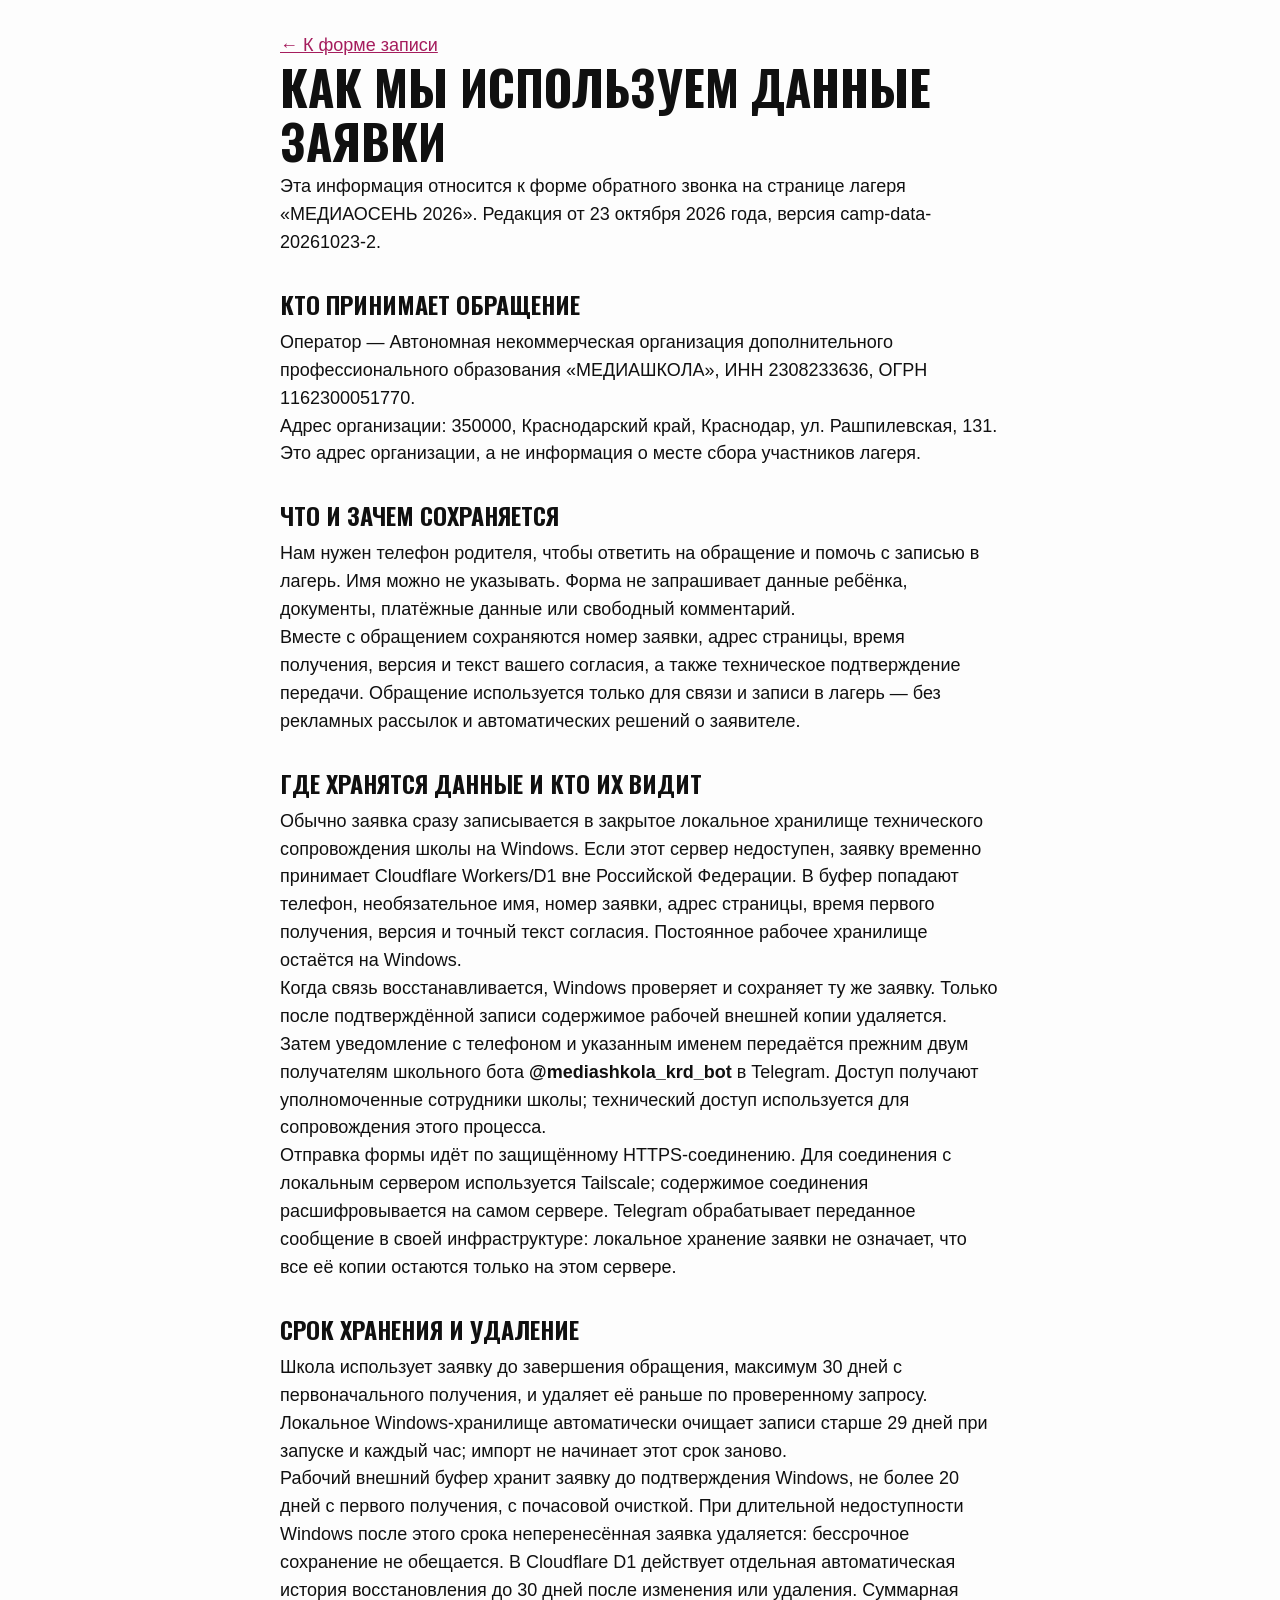
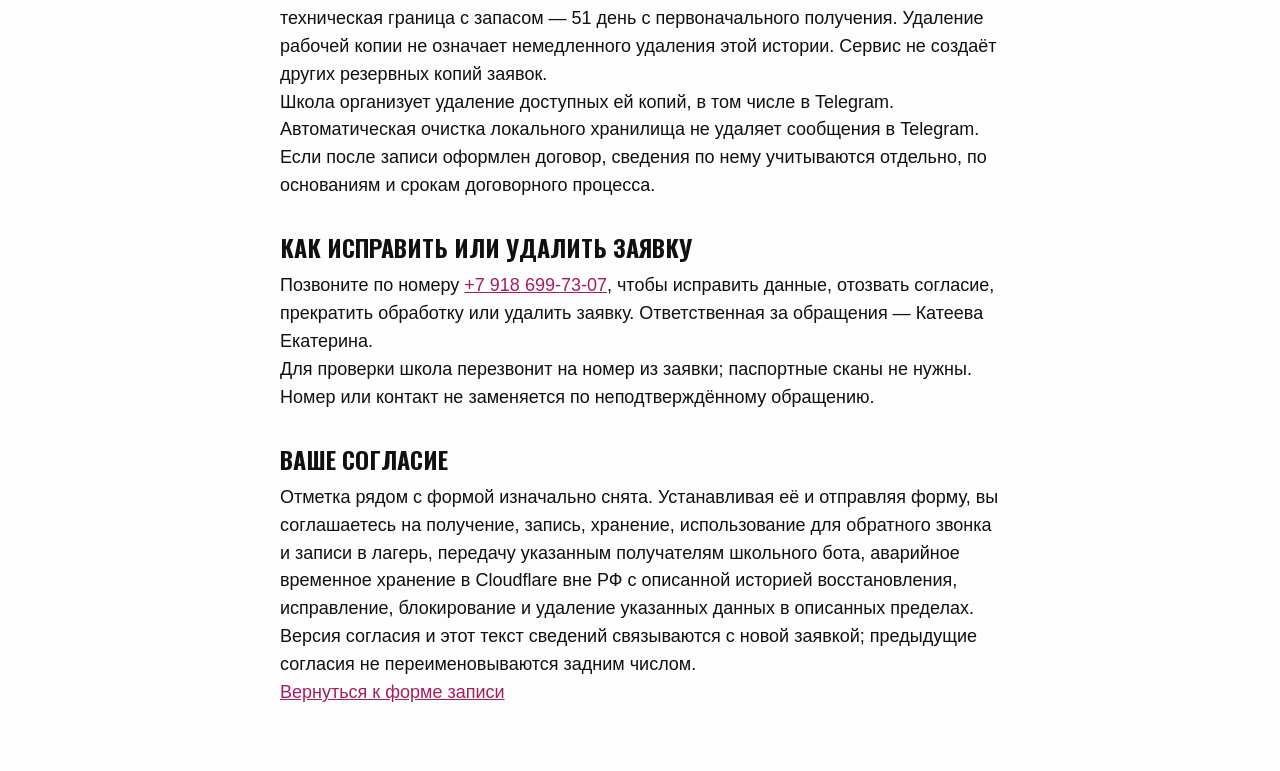
<file: mediaosen-2026/data-20261023-2.html>
<!doctype html>
<html lang="ru">
<head>
<meta charset="utf-8"><meta name="viewport" content="width=device-width,initial-scale=1">
<title>Данные заявки — МЕДИАОСЕНЬ 2026</title>
<meta name="robots" content="noindex">
<meta name="data-notice-version" content="camp-data-20261023-2">
<link rel="icon" href="../assets/brand/logo.svg" type="image/svg+xml">
<link rel="stylesheet" href="../assets/site.css?v=20261003-teachers1">
<style>
body{margin:0;background:#fdfdfd;color:#101010;font:18px/1.55 Arial,Helvetica,sans-serif}
main{max-width:760px;margin:auto;padding:32px 20px 64px}h1{font-size:clamp(30px,6vw,48px);line-height:1.12}h2{font-size:24px;line-height:1.25;margin-top:32px}a{color:#a51d5d}address{font-style:normal}small{font-size:15px}
</style>
</head>
<body>
<main>
<a href="./#signup">← К форме записи</a>
<h1>Как мы используем данные заявки</h1>
<p>Эта информация относится к форме обратного звонка на странице лагеря «МЕДИАОСЕНЬ 2026». Редакция от 23 октября 2026 года, версия camp-data-20261023-2.</p>
<h2>Кто принимает обращение</h2>
<p>Оператор — Автономная некоммерческая организация дополнительного профессионального образования «МЕДИАШКОЛА», ИНН 2308233636, ОГРН 1162300051770.</p>
<address>Адрес организации: 350000, Краснодарский край, Краснодар, ул. Рашпилевская, 131. Это адрес организации, а не информация о месте сбора участников лагеря.</address>
<h2>Что и зачем сохраняется</h2>
<p>Нам нужен телефон родителя, чтобы ответить на обращение и помочь с записью в лагерь. Имя можно не указывать. Форма не запрашивает данные ребёнка, документы, платёжные данные или свободный комментарий.</p>
<p>Вместе с обращением сохраняются номер заявки, адрес страницы, время получения, версия и текст вашего согласия, а также техническое подтверждение передачи. Обращение используется только для связи и записи в лагерь — без рекламных рассылок и автоматических решений о заявителе.</p>
<h2>Где хранятся данные и кто их видит</h2>
<p>Обычно заявка сразу записывается в закрытое локальное хранилище технического сопровождения школы на Windows. Если этот сервер недоступен, заявку временно принимает Cloudflare Workers/D1 вне Российской Федерации. В буфер попадают телефон, необязательное имя, номер заявки, адрес страницы, время первого получения, версия и точный текст согласия. Постоянное рабочее хранилище остаётся на Windows.</p>
<p>Когда связь восстанавливается, Windows проверяет и сохраняет ту же заявку. Только после подтверждённой записи содержимое рабочей внешней копии удаляется. Затем уведомление с телефоном и указанным именем передаётся прежним двум получателям школьного бота <strong>@mediashkola_krd_bot</strong> в Telegram. Доступ получают уполномоченные сотрудники школы; технический доступ используется для сопровождения этого процесса.</p>
<p>Отправка формы идёт по защищённому HTTPS-соединению. Для соединения с локальным сервером используется Tailscale; содержимое соединения расшифровывается на самом сервере. Telegram обрабатывает переданное сообщение в своей инфраструктуре: локальное хранение заявки не означает, что все её копии остаются только на этом сервере.</p>
<h2>Срок хранения и удаление</h2>
<p>Школа использует заявку до завершения обращения, максимум 30 дней с первоначального получения, и удаляет её раньше по проверенному запросу. Локальное Windows-хранилище автоматически очищает записи старше 29 дней при запуске и каждый час; импорт не начинает этот срок заново.</p>
<p>Рабочий внешний буфер хранит заявку до подтверждения Windows, не более 20 дней с первого получения, с почасовой очисткой. При длительной недоступности Windows после этого срока неперенесённая заявка удаляется: бессрочное сохранение не обещается. В Cloudflare D1 действует отдельная автоматическая история восстановления до 30 дней после изменения или удаления. Суммарная техническая граница с запасом — 51 день с первоначального получения. Удаление рабочей копии не означает немедленного удаления этой истории. Сервис не создаёт других резервных копий заявок.</p>
<p>Школа организует удаление доступных ей копий, в том числе в Telegram. Автоматическая очистка локального хранилища не удаляет сообщения в Telegram. Если после записи оформлен договор, сведения по нему учитываются отдельно, по основаниям и срокам договорного процесса.</p>
<h2>Как исправить или удалить заявку</h2>
<p>Позвоните по номеру <a href="tel:+79186997307">+7 918 699-73-07</a>, чтобы исправить данные, отозвать согласие, прекратить обработку или удалить заявку. Ответственная за обращения — Катеева Екатерина.</p>
<p>Для проверки школа перезвонит на номер из заявки; паспортные сканы не нужны. Номер или контакт не заменяется по неподтверждённому обращению.</p>
<h2>Ваше согласие</h2>
<p>Отметка рядом с формой изначально снята. Устанавливая её и отправляя форму, вы соглашаетесь на получение, запись, хранение, использование для обратного звонка и записи в лагерь, передачу указанным получателям школьного бота, аварийное временное хранение в Cloudflare вне РФ с описанной историей восстановления, исправление, блокирование и удаление указанных данных в описанных пределах. Версия согласия и этот текст сведений связываются с новой заявкой; предыдущие согласия не переименовываются задним числом.</p>
<p><a href="./#signup">Вернуться к форме записи</a></p>
</main>
</body>
</html>
</file>
<file: assets/site.css>
/* ============================================================
   МШ · сезон 26/27 — дизайн-система «Расписание-плакат»
   Канон: data/tokens.json (не менять без команды Альберта)
   Плакатная палитра: фуксия, чернила и розовая бумага.
   Крупные цветовые поля задают ритм; тёмная фуксия выделяет действия.
   ============================================================ */

/* Шрифтовой стек = утверждённый мокап Claude Design (решение Альберта 13.08):
   заголовки Oswald 700, текст Arial/Helvetica, моно ui-monospace.
   Каветка: брендбук называет Stengazeta/Gunterz — их woff2 лежат в fonts/,
   вернуть = раскомментировать блок ниже и переключить --display/--text. */
@font-face{font-family:'Oswald';src:url('fonts/Oswald-500-cyrillic.woff2') format('woff2');font-weight:500;font-display:swap;unicode-range:U+0301,U+0400-045F,U+0490-0491,U+04B0-04B1,U+2116}
@font-face{font-family:'Oswald';src:url('fonts/Oswald-500-latin.woff2') format('woff2');font-weight:500;font-display:swap;unicode-range:U+0000-00FF,U+2000-206F,U+20AC}
@font-face{font-family:'Oswald';src:url('fonts/Oswald-700-cyrillic.woff2') format('woff2');font-weight:700;font-display:swap;unicode-range:U+0301,U+0400-045F,U+0490-0491,U+04B0-04B1,U+2116}
@font-face{font-family:'Oswald';src:url('fonts/Oswald-700-latin.woff2') format('woff2');font-weight:700;font-display:swap;unicode-range:U+0000-00FF,U+2000-206F,U+20AC}
/* @font-face{font-family:'Stengazeta';src:url('fonts/Stengazeta-Regular.woff2') format('woff2');font-display:swap}
@font-face{font-family:'Gunterz';src:url('fonts/Gunterz-Medium.woff2') format('woff2');font-weight:500;font-display:swap}
@font-face{font-family:'Gunterz';src:url('fonts/Gunterz-MediumItalic.woff2') format('woff2');font-weight:500;font-style:italic;font-display:swap} */

:root{
  --bg:#FDFDFD; --ink:#252525; --accent:#E13F8A;
  --action:#A51D5D; --paper-pink:#FBE6EF; --muted:#67545D;
  --display:'Oswald', 'Arial Narrow', Arial, sans-serif;
  --text:Arial, 'Helvetica Neue', Helvetica, sans-serif;
  --mono:ui-monospace, 'SF Mono', Menlo, monospace;
  --rule:1.5px; --nav-h:64px;
}
*{margin:0;padding:0;box-sizing:border-box;border-radius:0}
html{scroll-behavior:smooth}
body{background:var(--bg);color:var(--ink);font-family:var(--text);font-size:16px;line-height:1.5}
button{font-family:inherit;color:inherit;background:none;border:none;cursor:pointer;font-size:inherit}
a{color:inherit}
:focus-visible{outline:3px solid var(--accent);outline-offset:2px}
h1,h2,h3{font-family:var(--display);font-weight:700;text-transform:uppercase;line-height:1}
/* Буква никогда не перекрывает текст (ревизия 2) */
h1,h2,h3{padding-bottom:.12em}
h2{margin-bottom:.3em}

.skip-link{position:absolute;left:-9999px;top:0;background:var(--ink);color:#fff;padding:10px 18px;z-index:200}
.skip-link:focus{left:0}

/* ===== NAVBAR (sticky) ===== */
header.top{position:sticky;top:0;z-index:90;display:flex;align-items:center;gap:32px;padding:0 64px;height:var(--nav-h);border-bottom:var(--rule) solid var(--ink);background:var(--bg)}
/* Знак — фирменный логотип из граф-пакета школы (SVG, цвета = токены #252525/#E13F8A/#FDFDFD),
   а не набранное «МШ»: Катя 17.08 — «логотип не тот, который нужен, он в граф-пакете».
   Знак возвращает наверх / на главную. */
.wordmark{display:inline-flex;align-items:center;text-decoration:none;line-height:0;flex:none}
.wordmark img{display:block;height:50px;width:auto}
.wordmark:hover img,.wordmark:focus-visible img{filter:brightness(.85)}
footer .wordmark img{height:88px}
nav.anchors{display:flex;gap:28px;font-size:13px;text-transform:uppercase;letter-spacing:.06em}
nav.anchors a{text-decoration:none;border-bottom:2px solid transparent;padding:4px 0}
.nav-cta-mob{display:none} /* дубль главного действия — только внутри мобильного меню */
/* ПРАВИЛО КЕГЛЯ (аудит style-ops 14.08): фуксия даёт 3.91:1 на фоне и 3.98:1 под белым —
   ниже порога AA (4.5) для мелкого текста и выше порога для крупного (3.0).
   Значит фуксия не носит текст мельче 18.66px/700: на мелком она работает
   подчёркиванием, полосой или заливкой-без-текста, а читает пользователь чернила. */
nav.anchors a:hover{border-bottom-color:var(--accent)}
.nav-cta{margin-left:auto;border:var(--rule) solid var(--ink);background:var(--ink);color:#fff;padding:10px 22px;font-size:13px;text-transform:uppercase;letter-spacing:.06em;text-decoration:none}
.nav-cta:hover{background:var(--ink);border-color:var(--ink);color:#fff;box-shadow:inset 0 -4px 0 var(--accent)}
.menu-btn{display:none;margin-left:auto;border:var(--rule) solid var(--ink);padding:8px 14px;font-size:13px;text-transform:uppercase;letter-spacing:.06em}

/* ===== ЭФИРНАЯ СЕТКА (навигатор внимания, ревизии 2–3) ===== */
.page{display:grid;grid-template-columns:180px 1fr}
.efir{grid-column:1}
.efir-inner{position:sticky;top:calc(var(--nav-h) + 24px);padding:24px 0 24px 28px}
.efir-label{font-family:var(--mono);font-size:11px;letter-spacing:.14em;text-transform:uppercase;color:var(--muted);margin-bottom:14px}
.efir a{display:flex;align-items:center;gap:10px;font-size:14px;font-weight:500;text-transform:uppercase;letter-spacing:.04em;text-decoration:none;padding:6px 0;white-space:nowrap}
.efir a .n{font-family:var(--mono);font-size:13px}
.efir a .lbl-t{display:none}
.efir a::after{content:'';display:inline-block;width:0;height:2px;background:var(--accent);transition:width .3s}
.efir a.active{font-weight:700}
.efir a.active::after{width:34px}
.efir a:hover::after{width:18px}
main.content{grid-column:2;min-width:0}
/* Мобильная полоса показывает продвижение по странице. */
.scroll-progress{display:none;position:fixed;top:0;left:0;height:2px;background:var(--accent);z-index:120;width:0}

/* ===== HERO ===== */
.hero{padding:48px 64px 24px}
.live-pill{position:relative;display:inline-flex;align-items:center;gap:10px;border:var(--rule) solid var(--ink);padding:8px 16px;font-size:13px;text-transform:uppercase;letter-spacing:.06em;text-decoration:none;box-shadow:4px 4px 0 0 var(--ink);background:var(--bg)}
.live-pill::before{content:'';position:absolute;inset:-10px} /* расширенная зона наведения: контур и тень тоже «ловят» курсор */
.live-pill .dot{width:10px;height:10px;background:var(--accent);animation:pulse 1.6s infinite}
@keyframes pulse{0%,100%{transform:scale(1)}50%{transform:scale(.6)}}
.live-pill:hover{background:var(--ink);color:#fff;border-color:var(--ink)}
.live-pill:hover .dot{background:var(--accent)}
.hero h1{font-size:clamp(56px,13vw,168px);margin:24px 0 20px;letter-spacing:.01em;line-height:1.16} /* воздух под брев Й второй строки — не соприкасается с верхней */
.hero h1[data-animate]{min-height:2.1em}
.hero h1.h1-fit{font-size:clamp(64px,15vw,196px)} /* короткое слово-плакат (МЕДИА) — шкала мокапа */
.hero h1 .strike{position:relative;white-space:nowrap}
.hero h1 .strike::after{content:'';position:absolute;left:-2%;top:52%;height:.09em;background:var(--ink);width:0}
.hero h1.play .strike::after{animation:strike .35s .5s forwards}
@keyframes strike{to{width:104%}}
.hero h1 .type{display:inline-block;overflow-x:clip;overflow-y:visible;white-space:nowrap;vertical-align:bottom;max-width:0}
.hero h1.play .type{animation:type .9s steps(11) 1s forwards}
/* Набор открывается до ширины СВОЕГО ТЕКСТА, а не контейнера. Было 100%: на 1440
   строка в контейнер влезала и дефект не всплывал, а на 1024 контейнер 716px
   против 763px набора — последние 47px, то есть ТОЧКА и часть «А», оставались
   под overflow:clip навсегда. Слоган заморожен Куратором, терять его знаки нельзя. */
@keyframes type{to{max-width:max-content}}
.hero h1 .caret{display:none}
.hero h1.play .caret{display:inline-block;width:.52em;height:.09em;margin-left:.08em;background:var(--ink);vertical-align:baseline;animation:caret 1s step-end 1s 3 forwards} /* горизонтальный курсор-подчёркивание, как в мокапе */
/* курсор обязан ГАСНУТЬ после последнего мигания: раньше он оставался статичным
   тире рядом с точкой и читался как опечатка (аудит design-review 14.08) */
@keyframes caret{0%,49%{opacity:1}50%,100%{opacity:0}}
/* первый экран называет предмет, а не только настроение. Правка Кати 14.08:
   строки идут одна под другой, а не сплошным текстом; первая — плашкой-заголовком */
/* GRAFT ревизии 5 Claude Design: две правки клиента сведены в одну конструкцию —
   курсы стали строками эфирного журнала, действие приколото к концу строки */
.hero-sub{margin:0 0 24px;max-width:1100px}
.hs-lead{font-family:var(--display);font-weight:700;font-size:clamp(22px,2.4vw,30px);text-transform:uppercase;line-height:1.1;padding-bottom:10px;border-bottom:var(--rule) solid var(--ink)}
.hs-rows{border-bottom:var(--rule) solid var(--ink)}
.hs-row{display:flex;align-items:baseline;gap:18px;padding:12px 0;border-bottom:1px solid rgba(37,37,37,.18)}
.hs-row:last-child{border-bottom:none}
.hs-row .n{font-family:var(--mono);font-size:12px;color:var(--muted);flex:none}
.hs-txt{font-size:19px;line-height:1.35;flex:1}
.hs-act{font-size:13px;font-weight:700;letter-spacing:.06em;text-transform:uppercase;text-decoration:none;white-space:nowrap;flex:none;border-bottom:2px solid var(--ink);padding-bottom:3px}
.hs-act:hover{border-bottom-color:var(--accent)}
/* две кнопки под описанием курса — «получить программу обучения» (правка Кати) */
/* действия карточки курса — один столбец во всю ширину карточки.
   Было: flex-ряд с переносом. Две кнопки давали 193+12+298=503px при 502px
   доступных и срывались в столбик рваной ширины (три разные ширины на две
   карточки). Теперь ширина одна, левый край один. */
.c-actions{margin-top:auto;display:grid;gap:10px;padding-top:14px}
/* программы на ТВ, где снимаются ученики */
.tv-k{margin-top:28px}
/* GRAFT ревизии 5: эфирный журнал вместо пяти равных клеток — полоса во всю ширину,
   моно-индекс, крупное название, справа источник и действие; кликается вся полоса */
.tvlist{list-style:none;border-top:var(--rule) solid var(--ink);max-width:1200px}
.tvlist li{border-bottom:var(--rule) solid var(--ink)}
.tvlist a{display:flex;align-items:baseline;gap:24px;padding:16px 4px;text-decoration:none}
.tvlist a:hover{background:rgba(37,37,37,.05)}
.tvlist .n{font-family:var(--mono);font-size:12px;color:var(--muted);flex:none;width:24px}
.tv-name{font-family:var(--display);font-weight:700;font-size:clamp(20px,2.6vw,40px);text-transform:uppercase;line-height:1.05;flex:1}
.tv-src{font-family:var(--mono);font-size:12px;letter-spacing:.06em;text-transform:uppercase;color:var(--muted);flex:none}
.tv-go{font-size:13px;font-weight:700;letter-spacing:.06em;text-transform:uppercase;flex:none;border-bottom:2px solid var(--ink);padding-bottom:3px}
.tvlist a:hover .tv-go{border-bottom-color:var(--accent)}
.tv-old{display:block;font-family:var(--text);font-weight:400;font-size:12px;text-transform:none;letter-spacing:0;color:var(--muted);margin-top:4px}
.badges{display:flex;flex-wrap:wrap;gap:0;border:var(--rule) solid var(--ink);width:max-content;max-width:100%}
.badges span{padding:8px 18px;font-size:13px;text-transform:uppercase;letter-spacing:.06em;border-right:var(--rule) solid var(--ink)}
.badges span:last-child{border-right:none}

/* ===== SECTIONS ===== */
section.strip{padding:40px 64px;border-top:var(--rule) solid var(--ink)}
/* якорный переход не должен прятать шапку секции под липкий навбар */
section[id],.hero[id]{scroll-margin-top:calc(var(--nav-h) + 12px)}
.kicker{font-family:var(--mono);font-size:12px;letter-spacing:.12em;text-transform:uppercase;color:var(--muted);margin-bottom:8px}
.strip h2{font-size:clamp(28px,4.6vw,56px)}

/* ===== CALENDAR ===== */
.cal-head{display:flex;align-items:baseline;justify-content:space-between;flex-wrap:wrap;gap:16px;margin-bottom:20px}
.months{display:flex;border:var(--rule) solid var(--ink)}
.months button{padding:10px 18px;font-size:13px;text-transform:uppercase;letter-spacing:.06em;border-right:var(--rule) solid var(--ink)}
.months button:last-child{border-right:none}
.months button[aria-pressed="true"]{background:var(--ink);color:#fff}
.months button:not([aria-pressed="true"]):hover{box-shadow:inset 0 -4px 0 var(--accent)}
.legend{display:flex;gap:24px;margin:0 0 16px;flex-wrap:wrap}
/* фильтры обязаны выглядеть нажимаемыми БЕЗ наведения (на телефоне ховера нет),
   а выключенное состояние — оставаться читаемым: раньше это была прозрачность .35,
   то есть текст уходил примерно в 2:1 (аудит design-review 14.08) */
.legend button{display:flex;align-items:center;gap:10px;font-size:13px;text-transform:uppercase;letter-spacing:.06em;padding:8px 14px;border:var(--rule) solid var(--ink);background:var(--bg)}
.legend .sw{width:18px;height:18px;border:var(--rule) solid var(--ink)}
.legend .sw.ev{background:var(--accent)} .legend .sw.ls{background:var(--ink)}
.legend button[aria-pressed="false"]{border-style:dashed}
.legend button[aria-pressed="false"] .sw{background:transparent}
.legend button:hover{box-shadow:inset 0 -4px 0 var(--accent)}
.legend .lg-s{display:none}
table.grid{width:100%;border-collapse:collapse;table-layout:fixed}
.grid th{font-size:13px;text-transform:uppercase;letter-spacing:.06em;font-weight:500;border:var(--rule) solid var(--ink);padding:10px 8px;text-align:left}
.grid td{border:var(--rule) solid var(--ink);vertical-align:top;height:118px;padding:0;position:relative}
.grid td.out{background:repeating-linear-gradient(45deg,transparent 0 7px,rgba(37,37,37,.05) 7px 8px)}
.daynum{font-weight:700;font-family:var(--display);font-size:clamp(20px,2.2vw,34px);padding:8px 10px 0;display:block}
.cellbtn{display:block;width:100%;height:100%;text-align:left;padding:0 0 8px}
.cellbtn:hover .daynum,.cellbtn:focus-visible .daynum{color:var(--accent)}
.start-tag{position:absolute;top:10px;right:10px;font-family:var(--mono);font-size:10px;letter-spacing:.1em;border:1px solid rgba(37,37,37,.4);color:var(--muted);padding:2px 6px}
/* кегль плашки события — clamp: «СКЛЕЙКА.СВОП» в декабре не помещался в ячейку
   и не читался (правка Кати 14.08); длинное имя теперь переносится, а не режется */
.ev-tile{background:var(--accent);color:#fff;font-family:var(--display);font-weight:700;font-size:clamp(19px,1.4vw,20px);line-height:1.05;text-transform:uppercase;padding:8px 10px;margin:6px 6px 0;display:block;letter-spacing:-.01em}
.cellbtn:hover .ev-tile{background:var(--ink)}
/* ПЕРЕВЕС ВНУТРИ ЯЧЕЙКИ — решение lock-c93439114a от 16.08.
   Измерено до правки: съёмки несли 92 702 кв. px чернил, занятия — ноль. Одиннадцать
   съёмок в сентябре перевешивали воскресные занятия, которые школа и продаёт.
   Заливка переезжает на занятия, съёмка становится контурной плашкой с буквой проекта.
   Съёмки ОСТАЮТСЯ В ДАТАХ сетки — вынос во вторую полосу запрещён решением:
   Катя просила показывать их «как например мероприятия ты указываешь по субботам». */
.tv-tile{background:transparent;color:var(--ink);border:var(--rule) solid var(--ink);font-family:var(--display);font-weight:700;font-size:clamp(14px,1.1vw,17px);line-height:1.05;text-transform:uppercase;padding:7px 9px;margin:6px 6px 0;display:block;letter-spacing:-.01em}
.tv-mark{display:inline-block;background:var(--ink);color:var(--bg);font-style:normal;font-size:.86em;line-height:1;padding:3px 5px;margin-right:5px;vertical-align:baseline}
.cellbtn:hover .tv-tile{background:var(--accent);border-color:var(--accent);color:#fff}
.cellbtn:hover .tv-mark{background:#fff;color:var(--accent)}
/* время под плашкой чернилами: внутри фуксии мелкая строка давала 3.98 при норме 4.5
   (поймано собственным аудитом genome). Белое на чернилах внутри ТВ-плашки — 15.3, там можно */
.ev-t{display:block;font-family:var(--mono);font-size:11px;letter-spacing:.04em;padding:3px 10px 0;margin:0 8px}
.tv-tile .ev-t{color:var(--ink);padding:4px 0 0;margin:0}
.cellbtn:hover .tv-tile .ev-t{color:#fff}

/* Занятия получают чернила. Внутренние светлые полосы сверху и снизу обязательны:
   на пробе четыре воскресенья подряд слились в одну непрерывную колонку, дни 6/13/20/27
   перестали читаться раздельно — это записано в решении как downstream-ограничение. */
.grid td:has(.ls-row) .cellbtn{
  background:var(--ink);color:var(--bg);
  box-shadow:inset 0 5px 0 var(--bg), inset 0 -5px 0 var(--bg);
}
.grid td:has(.ls-row) .daynum{color:var(--bg)}
.grid td:has(.ls-row) .cellbtn:hover .daynum,
.grid td:has(.ls-row) .cellbtn:focus-visible .daynum{color:var(--accent)}
.grid td:has(.ls-row) .ls-row .t{color:var(--bg);opacity:.72}
/* «СТАРТ» 6.09 стоит на воскресенье с занятиями — то есть на чернильной ячейке.
   После рестайла 16.08 метка осталась тёмно-серой по тёмному (регресс, пойман аудитом
   17.08: контраст ≠ 0). На чернилах метка светлая. */
.grid td:has(.ls-row) .start-tag{border-color:rgba(253,253,253,.55);color:rgba(253,253,253,.85)}
.legend .sw.tv{background:var(--ink);position:relative}
.legend .sw.tv::after{content:'';position:absolute;inset:4px;border:1.5px solid var(--bg)}
.ls-row{font-size:11px;letter-spacing:0;text-transform:uppercase;padding:2px 8px 0;display:flex;gap:6px;white-space:nowrap;overflow:hidden}
.ls-row .t{font-family:var(--mono);font-size:10.5px}
/* Ниже 1280 колонка сетки становится уже строки урока, и «13‑16» — возраст группы,
   то самое, что родитель в расписании и ищет — просто срезался. Замер до правки:
   1280 чисто · 1200 обрезано 12 строк из 15 · с 1100 и ниже обрезаны все 15,
   худший вылет 44px на 768. Геном-аудит этого не ловил: его схема про цвет и
   контраст, а не про обрезку — молчание инструмента не значит, что дефекта нет.
   Переносим строку, а не режем: время остаётся первым, курс и возраст уходят
   на вторую строку, неразрывный дефис держит «13‑16» целым. */
@media (max-width:1279px){
  .ls-row{white-space:normal;flex-wrap:wrap;overflow:visible;row-gap:0}
  /* Плашка события держала 19px на любой ширине: clamp(19px,1.4vw,20px) — нижняя
     граница равна рабочему кеглю, сжиматься некуда. Поэтому даже «ЛЕТУЧКА» (одно
     слово, ломать негде) просила 82px в плашке 79px, а «КИНОКЛУБ» — 98px.
     Замер до правки: переполнение в ЧЕТЫРЁХ месяцах из четырёх на 768 и в трёх на 1024. */
  /* Кегль плашки НЕ опускаем: белый по фуксии даёт 3.98:1, а ниже 18.66px/700
     норма AA становится 4.5 — tokens.json это прямо запрещает. Пробовал 13px,
     собственный геном-аудит поймал 4 нарушения контраста и был прав.
     Значит вместимость берём полями и переносом, а не кеглем. */
  /* Ширину плашке возвращаем полями, а не кеглем. Замер на 768 по всем четырём
     месяцам, слов с переносом: поля 6/10 → 11 · 4/8 → 9 · 2/6 → 4 · 0/6 → 4.
     Берём 2/6: «ЛЕТУЧКА» и «СКЛЕЙКА.» встают целиком, остаются «КИНОКЛУБ» и
     «ПРОЕКТНАЯ» — оба ломаются по естественному шву («КИНО-КЛУБ», «ПРОЕКТ-НАЯ»).
     В ноль не уводим: плашка должна отставать от линейки сетки, иначе теряется
     ощущение наклеенного элемента. */
  td .ev-tile,td .tv-tile{margin:6px 2px 0;padding:8px 6px}
}
/* Последний рубеж для слова, которое не влезает даже целой строкой: «ЛАБОРАТОРИЯ»
   на 14px просит 95px в плашке 79px, ломать её больше негде. break-word (НЕ anywhere)
   рвёт слово только когда оно не помещается в строку одно — короткие имена
   («ЛЕТУЧКА», «КИНОКЛУБ») он не трогает, поэтому возражение графта ревизии 5
   к overflow-wrap здесь не срабатывает. Текст, вылезший из плашки на границу
   ячейки, читается как поломка; перенос — нет. */
@media (max-width:1279px){
  /* hyphens идёт ПЕРЕД break-word: если слово всё-таки не влезает, пусть его
     сначала попробуют перенести по слогам (html lang="ru", словарь у движка есть),
     и только если и это не вышло — рубить. Здесь это страховка: ниже 1024
     работает «корешок», и переносить уже почти нечего. */
  .ev-tile,.tv-tile{hyphens:auto;overflow-wrap:break-word}
}
/* «КОРЕШОК» (ход Claude Design, узел 1a). Плашка события встаёт вертикально,
   как корешок кассеты: слово ограничено ВЫСОТОЙ ячейки (~135–225px), а не её
   шириной (91px). Раньше я лечил тесноту переносом по слогам — но «КИНО-КЛУБ»
   перестаёт работать как афиша, то есть платой шла ровно та плакатность, ради
   которой всё и делается; а короткое имя вместо полного — потеря информации.
   Дефицит был 7px по горизонтали при профиците ~100px по вертикали, поворот
   на 90° конвертирует одно в другое. Честная цена хода: ряд событий выше.
   Кегль остаётся 19px, то есть правило кегля фуксии не нарушено. */
@media (max-width:1023px){
  td:has(.ev-tile) .cellbtn{padding-right:34px}
  td .ev-tile{
    position:absolute;top:6px;right:6px;bottom:6px;margin:0;
    writing-mode:vertical-rl;transform:rotate(180deg);
    display:flex;align-items:flex-start;
    padding:8px 6px;hyphens:none;overflow-wrap:normal;
    /* корешок обязан быть В ОДНУ колонку: «ПРОЕКТНАЯ СТУДИЯ» разъезжалась на две
       (52px вместо 32px) и накрывала время — «17:00–18:30» срезалось до «17 / 18».
       Перенос из разметки (tileTitle ставит <br> для горизонтальной плашки) здесь
       гасим, ширина полосы становится постоянной и padding-right под неё точен. */
    white-space:nowrap;
  }
  td .ev-tile br{display:none}
  /* корешок занимает 38px справа; собственные поля времени (10px padding + 8px
     margin с каждой стороны) съедали остаток, и «17:00–18:00» переполнялось
     52px в 41px. Слева времени места достаточно, вертикали в ячейке с запасом. */
  td:has(.ev-tile) .cellbtn{padding-right:40px}
  td .ev-t{padding:3px 0 0;margin:0 0 0 10px}
  /* Страховка на браузеры без :has() (Firefox до 121): без него ячейка с
     событием не резервирует полосу и корешок наезжает на время. Тогда отступ
     ставим ВСЕМ ячейкам — воскресные строки занятий станут чуть уже, зато
     ничего не перекрывается. */
  @supports not selector(:has(*)){
    td .cellbtn{padding-right:40px}
  }
}
.fin{font-weight:700;font-family:var(--display);font-size:15px;text-transform:uppercase;padding:6px 10px 0;display:block}
.fin::before{content:'★ '}
.today-mark{position:absolute;top:8px;right:10px;display:flex;align-items:center;gap:6px;font-size:10px;letter-spacing:.08em;text-transform:uppercase}
.today-mark .dot{width:8px;height:8px;background:var(--accent);animation:pulse 1.6s infinite}
.agenda{display:none}

/* ===== POPOVER «мини-монтажный стол» ===== */
.ovl{position:fixed;inset:0;background:rgba(37,37,37,.55);display:none;align-items:center;justify-content:center;padding:20px;z-index:150}
.ovl.open{display:flex}
.card{background:var(--bg);border:var(--rule) solid var(--ink);box-shadow:8px 8px 0 0 var(--ink);max-width:460px;width:100%;position:relative;max-height:92vh;overflow:auto}
/* Место под фото до съёмки 16.08 — ракорд, а не полосатая заглушка: серые полосы
   читались как битая картинка, а белая подпись поверх них давала ~1.4:1
   (аудит design-review, второй проход 14.08). Язык тот же, что у карточки педагога. */
.card .photo{height:150px;background:#2b2b2b;position:relative;display:block}
.card .photo .frame{display:none}
.card .photo::after{content:'';position:absolute;top:50%;left:50%;width:62px;height:62px;transform:translate(-50%,-50%);border:var(--rule) solid #8d8d8d;border-radius:50%;
  background:linear-gradient(#8d8d8d,#8d8d8d) center/1.5px 100% no-repeat,linear-gradient(#8d8d8d,#8d8d8d) center/100% 1.5px no-repeat}
.card .photo-label{position:absolute;top:14px;left:14px;font-family:var(--mono);font-size:10px;letter-spacing:.1em;text-transform:uppercase;color:#c9c9c9;border:1px solid rgba(255,255,255,.32);padding:3px 7px}
.card .inner{padding:18px 20px 22px}
.card h3{font-weight:700;font-size:30px;margin-bottom:10px}
.meta{display:flex;border:var(--rule) solid var(--ink);width:max-content;max-width:100%;margin-bottom:12px;flex-wrap:wrap}
.meta span{font-family:var(--mono);font-size:13px;padding:6px 12px;border-right:var(--rule) solid var(--ink);white-space:nowrap}
.meta span:last-child{border-right:none}
.card .desc{font-size:15px;margin-bottom:8px}
.card ul.slots{list-style:none;margin:0 0 8px}
.card ul.slots li{display:flex;gap:12px;font-size:14px;padding:5px 0;border-bottom:1px solid rgba(37,37,37,.18)}
.card ul.slots li .t{font-family:var(--mono);font-size:13px;min-width:112px}
.tape-cta{font-weight:700;display:inline-block;background:var(--accent);color:#fff;font-family:var(--display);font-size:22px;text-transform:uppercase;text-decoration:none;padding:10px 26px;transform:rotate(-2deg);margin-top:12px;position:relative}
.tape-cta::before,.tape-cta::after{content:'';position:absolute;top:0;bottom:0;width:12px;background:inherit;opacity:.55}
.tape-cta::before{left:-12px;clip-path:polygon(100% 0,0 18%,100% 38%,10% 55%,100% 74%,0 92%,100% 100%)}
.tape-cta::after{right:-12px;clip-path:polygon(0 0,100% 14%,0 34%,90% 52%,0 70%,100% 88%,0 100%)}
.tape-cta:hover{background:var(--ink)}
.card .close{position:absolute;top:8px;right:8px;width:40px;height:40px;font-size:22px;line-height:1;background:var(--bg);border:var(--rule) solid var(--ink);z-index:2}
.card .close:hover{background:var(--ink);color:#fff;border-color:var(--ink);box-shadow:inset 0 -4px 0 var(--accent)}

/* ===== КУРСЫ + ЧТО ДАЁМ (контент-док Кати) ===== */
.courses{display:grid;grid-template-columns:1fr 1fr;border:var(--rule) solid var(--ink);max-width:1100px}
.course{padding:24px;border-right:var(--rule) solid var(--ink);display:flex;flex-direction:column}
.course:last-child{border-right:none}
.course h3{font-size:clamp(26px,3.2vw,44px);margin-bottom:2px}
.c-age{font-family:var(--mono);font-size:13px;color:var(--muted);margin-bottom:14px}
.course > p{font-size:16px;margin-bottom:16px;max-width:46ch}
.c-who{font-size:13px;text-transform:uppercase;letter-spacing:.06em;margin-bottom:6px}
.course ul{list-style:none;margin-bottom:18px}
.course li{font-size:15px;line-height:1.4;padding:7px 0 7px 20px;position:relative;border-bottom:1px solid rgba(37,37,37,.18)}
.course li::before{content:'—';position:absolute;left:0}
.course li:last-child{border-bottom:none}
/* прижим к низу живёт на контейнере .c-actions, а не на каждой кнопке:
   иначе одинокая кнопка правой карточки вставала на уровень ВТОРОЙ кнопки левой,
   и над ней зияла дыра в высоту кнопки */
.course .btn-outline{text-align:center}
.gives-k{margin-top:30px}
.gives{list-style:none;border:var(--rule) solid var(--ink);max-width:1100px;counter-reset:g}
.gives li{font-size:16px;padding:12px 20px;border-bottom:var(--rule) solid var(--ink);display:flex;gap:16px;align-items:baseline}
.gives li:last-child{border-bottom:none}
.gives li::before{counter-increment:g;content:counter(g,decimal-leading-zero);font-family:var(--mono);font-size:12px;color:var(--muted);flex:none}

/* выпускники — под блоком доверия */
.alumni{display:grid;grid-template-columns:2fr 1fr 1fr;border:var(--rule) solid var(--ink);max-width:1200px;margin-top:28px}
.al{padding:18px 20px;border-right:var(--rule) solid var(--ink)}
.al:last-child{border-right:none}
.al .lbl{font-family:var(--mono);font-size:11px;letter-spacing:.12em;text-transform:uppercase;color:var(--muted);display:block}
.al p{font-size:15px;line-height:1.45;margin-top:8px}

/* ===== ЦЕНЫ ===== */
/* GRAFT ревизии 5: не карточки, а строки бухгалтерской книги. Клиент вычеркнула
   описания и время — интерес держит контраст масштаба и линейка, а не текст. */
/* сетка живёт на КОНТЕЙНЕРЕ, строки берут её через subgrid: иначе каждая строка
   считает треки сама, и колонки двух цен разъезжались на 23px («8 000» уже,
   чем «11 000»), то есть сопоставить курс с курсом глазом было нельзя */
.prices{border-top:var(--rule) solid var(--ink);max-width:1200px;display:grid;grid-template-columns:24px minmax(210px,max-content) minmax(0,1.4fr) minmax(0,1fr) auto}
/* ЦЕНА КАК СТРОКА СЕТКИ (ход Claude Design, узел 2a). Курс и возраст лежали в
   одной свободной строке, поэтому две цены не сопоставлялись: у первой курс
   короткий, у второй длинная фраза, возрасты вставали на разных отметках.
   Развожу по колонкам — разница читается геометрией, а не прозой; ни одного
   нового слова, оба поля клиент назвала сама.
   Его довод, который я принял: «„минимум информации“ ты понял как вычитание,
   а клиент имела в виду отсутствие воды. В точке решения родитель выбирает не
   сумму, а вариант — и ты отправляешь его скроллить назад за описанием». */
.price{display:grid;grid-column:1/-1;grid-template-columns:subgrid;align-items:baseline;gap:28px;padding:20px 4px;border-bottom:var(--rule) solid var(--ink)}
.price .age{font-size:13px;text-transform:uppercase;letter-spacing:.06em;line-height:1.4;color:rgba(37,37,37,.72)}
/* Страховка на браузеры без subgrid (Chrome до 117, Safari до 16): без него
   grid-template-columns:subgrid невалиден, строка схлопнулась бы в одну колонку
   и цена с курсом встали бы друг под другом. Возвращаем прежний ряд — колонки
   не совпадут по вертикали, но строка читается. */
@supports not (grid-template-columns: subgrid){
  .prices{display:block}
  .price{display:flex;flex-wrap:wrap;align-items:baseline;gap:12px 24px}
  .price .who,.price .age{flex:0 1 auto}
  .price .btn-outline{margin-left:auto}
}
.price .n{font-family:var(--mono);font-size:12px;color:var(--muted);flex:none;width:24px}
.price .num{font-weight:700;font-family:var(--display);font-size:clamp(40px,6.4vw,104px);line-height:.95;flex:none}
.price .num .per{font-size:.34em;letter-spacing:.02em}
.price .who{font-size:13px;text-transform:uppercase;letter-spacing:.06em;flex:1;line-height:1.4}
.price .btn-outline{flex:none;align-self:center}
.btn-outline{display:inline-block;border:var(--rule) solid var(--ink);padding:10px 22px;font-size:13px;text-transform:uppercase;letter-spacing:.06em;text-decoration:none}
/* ВТОРОЙ РАНГ — масса чернил, а не рамка (разбор Claude Design, узел 1a).
   Обводка 13px это ранг «сноска», и она была назначена всем шести призывам сразу:
   до 6200px страницы ни одно действие не весило больше соседнего текста.
   Вес даём чернилами, а не второй краской — белое на чернилах 15.33:1, фуксии
   не прибавилось ни капли, правило кегля фуксии не задето. Первый ранг остаётся
   один и там же, где был: скотч-кнопка в форме. Ранг получает САМО действие
   записи; «получить программу» и «о курсе подробно» остаются обводкой. */
.btn-ink{background:var(--ink);color:#fff}
.btn-ink:hover{background:var(--bg);color:var(--ink);box-shadow:inset 0 -4px 0 var(--accent)}
.btn-outline:hover{background:var(--ink);border-color:var(--ink);color:#fff;box-shadow:inset 0 -4px 0 var(--accent)}
.pr-note{font-size:14px;margin-top:12px;max-width:980px}

/* ===== ДОВЕРИЕ + ОТЗЫВЫ ===== */
.trust{display:grid;grid-template-columns:repeat(4,1fr);border:var(--rule) solid var(--ink);max-width:1200px}
.trust .cell{padding:16px 20px;border-right:var(--rule) solid var(--ink)}
.trust .cell:last-child{border-right:none}
.trust .lbl{font-family:var(--mono);font-size:11px;letter-spacing:.12em;text-transform:uppercase;color:var(--muted);display:block;margin-bottom:6px}
.trust .val{font-weight:700;font-family:var(--display);font-size:clamp(18px,1.8vw,26px);text-transform:uppercase;line-height:1.05}
.trust a.val{text-decoration:none}
.trust a.val:hover{color:var(--action)}
.nowrap{white-space:nowrap}
/* ===== ЛЕНТА ОТЗЫВОВ — бесконечная плёнка =====
   Дорожка содержит два одинаковых набора карточек и едет ровно на половину своей
   ширины: в момент возврата второй набор стоит там же, где стоял первый, поэтому
   шва не видно. Ведёт себя как плёнка: жёсткие обрезы по краям, общие линейки,
   никаких точек-пагинаций. Движением и паузой управляет motion-loops.js. */
.rev-marquee{margin-top:28px;overflow-x:auto;border-top:var(--rule) solid var(--ink);border-bottom:var(--rule) solid var(--ink)}
.rev-track{display:flex;align-items:stretch;width:max-content}
/* подпись прижата к низу: у карточек общая высота, и без этого имена авторов
   висели на разной высоте — полоса рассыпалась вместо ровной линии слугов */
.rev-track .review{flex:0 0 clamp(280px,24vw,360px);padding:22px 24px;border-right:var(--rule) solid var(--ink);border-bottom:none;display:flex;flex-direction:column}
.rev-track .review .who{margin-top:auto}
.rev-track .review blockquote{font-size:17px;line-height:1.45;margin-bottom:12px}
.reviews{display:grid;grid-template-columns:1fr 1fr;gap:0;border:var(--rule) solid var(--ink);max-width:1200px;margin-top:28px}
.review{padding:22px 24px;border-right:var(--rule) solid var(--ink)}
.review:last-child{border-right:none}
.review blockquote{font-size:17px;line-height:1.45;margin-bottom:12px}
.review .who{font-family:var(--mono);font-size:12px;letter-spacing:.06em;text-transform:uppercase;color:var(--muted)}

/* ===== ЛИЦА МШ (команда) =====
   Плёночный кадр: ч/б фото + ксерокс-зерно, чернильный скотч держит кадр.
   Цвет подписей и скотча задан общими цветовыми ролями ниже. */
/* Ответ Кате 16.08 на «это будут пустые квадратики?»: нет. Сетка перестала быть жёсткой
   решёткой — неполный последний ряд ЦЕНТРИРУЕТСЯ, а не висит слева. При девяти педагогах
   было 4+4+1 с сиротой у левого края; стало 4+4+1 по центру. Работает на любом числе
   карточек: клиент сказал, что состав ещё растёт.
   Эпсилон в basis — страховка от субпиксельного округления: без него четвёртая карточка
   изредка срывалась на следующую строку. */
.team{display:flex;flex-wrap:wrap;justify-content:center;gap:44px 38px;max-width:1200px}
.team > .tm{flex:0 1 calc((100% - 3 * 38px) / 4 - 0.5px)}
.team-2{grid-template-columns:repeat(2,1fr);max-width:660px}
.tm{margin:0}
/* плёночная рамка вокруг кадра (GRAFT из мокапа ревизии 4) — не занимает поток, поэтому зазор сетки увеличен */
.tm-shot{position:relative;aspect-ratio:4/5;background:#2b2b2b;overflow:hidden;outline:var(--rule) solid var(--ink);outline-offset:9px}
.tm-shot img{width:100%;height:100%;object-fit:cover;display:block;filter:grayscale(1) contrast(1.06)}
/* ксерокс-зерно — только внутри фотографии, фон остаётся стерильным */
.tm-shot::after{content:'';position:absolute;inset:0;pointer-events:none;mix-blend-mode:multiply;opacity:.3;
  background-image:url("data:image/svg+xml;utf8,<svg xmlns='http://www.w3.org/2000/svg' width='140' height='140'><filter id='n'><feTurbulence type='fractalNoise' baseFrequency='0.8' numOctaves='3' stitchTiles='stitch'/><feColorMatrix type='saturate' values='0'/></filter><rect width='140' height='140' filter='url(%23n)' opacity='0.55'/></svg>")}
.tm-name{position:absolute;z-index:3;left:0;right:0;bottom:0;background:var(--ink);color:#fff;font-family:var(--display);font-weight:700;font-size:19px;line-height:1.15;text-transform:uppercase;padding:9px 12px}
.tm-role{font-size:13px;line-height:1.35;text-transform:uppercase;letter-spacing:.06em;padding:10px 2px 0;color:rgba(37,37,37,.78)}
/* ракорд вместо ещё не снятого портрета */
.tm-soon{display:flex;align-items:center;justify-content:center}
/* единственный радиус на сайте: перекрестье ракорда — графический знак, а не поверхность,
   поэтому token surface.radius:0 на него не распространяется (аудит style-ops 14.08) */
.tm-soon .tm-cross{position:absolute;top:50%;left:50%;width:78px;height:78px;transform:translate(-50%,-58%);
  background:linear-gradient(#8d8d8d,#8d8d8d) center/1.5px 100% no-repeat,linear-gradient(#8d8d8d,#8d8d8d) center/100% 1.5px no-repeat;
  border:1.5px solid #8d8d8d;border-radius:50%}
.tm-soon .tm-tag{position:absolute;top:16px;left:14px;font-family:var(--mono);font-size:10px;letter-spacing:.1em;color:#c9c9c9;border:1px solid rgba(255,255,255,.35);padding:3px 7px}

/* ===== ЗАПИСЬ ===== */
.cta-final{display:flex;align-items:center;justify-content:space-between;gap:32px;flex-wrap:wrap;margin-bottom:32px}
.cta-final h2{font-size:clamp(32px,5vw,72px);margin:0}
.lead{border:var(--rule) solid var(--ink);padding:28px;max-width:980px}
.lead-grid{display:grid;grid-template-columns:1fr 1fr;gap:20px}
.field label{display:block;font-size:13px;text-transform:uppercase;letter-spacing:.06em;margin-bottom:8px}
.field input{width:100%;font-family:var(--text);font-size:17px;padding:12px 14px;min-height:48px;background:var(--bg);color:var(--ink);border:var(--rule) solid var(--ink)}
/* телефон моноширинным — язык таймкодов школы + меньше ошибок ввода (GRAFT из мокапа) */
.field input[type=tel]{font-family:var(--mono);font-size:17px}
.hint{font-family:var(--mono);font-size:12px;letter-spacing:.06em;color:var(--muted);margin-top:8px}
.field input::placeholder{color:rgba(37,37,37,.38)}
.field input:focus{outline:none;border-color:var(--accent);box-shadow:0 0 0 1.5px var(--accent)}
.field input[aria-invalid="true"]{border-style:dashed}
.err{font-size:13px;margin-top:6px;padding-left:14px;position:relative}
.err::before{content:'!';position:absolute;left:0;font-family:var(--mono);font-weight:700}
.chips{border:none;margin-top:22px}
.chips legend{font-size:13px;text-transform:uppercase;letter-spacing:.06em;margin-bottom:10px;padding:0}
.chip-row{display:flex;flex-wrap:wrap;gap:0;border:var(--rule) solid var(--ink);width:max-content;max-width:100%}
.chip{position:relative;border-right:var(--rule) solid var(--ink)}
.chip:last-child{border-right:none}
.chip input{position:absolute;opacity:0;width:100%;height:100%;left:0;top:0;margin:0;cursor:pointer}
.chip span{display:block;font-family:var(--display);font-weight:700;font-size:19px;text-transform:uppercase;padding:11px 20px;min-height:48px;line-height:26px}
.chip:hover span{color:var(--accent)}
/* Выбранный курс отмечен заливкой и состоянием input:checked. */
.chip input:checked + span{background:var(--accent);color:#fff}
.chip input:focus-visible + span{outline:3px solid var(--accent);outline-offset:2px}
.consent{display:flex;gap:12px;align-items:flex-start;margin-top:24px;max-width:640px;font-size:15px;cursor:pointer}
.consent input{width:22px;height:22px;margin-top:2px;flex:none;accent-color:var(--accent)}
.lead button[type=submit]{margin-top:26px;border:none;font-family:var(--display)}
.lead-note{font-size:13px;color:var(--muted);margin-top:16px;max-width:640px}
.lead-done{border:var(--rule) solid var(--ink);box-shadow:8px 8px 0 0 var(--ink);padding:28px;max-width:980px}
/* фокус переводим программно для скринридера, но кольцо не рисуем: пользователь
   сюда не переходил табом, а 3px фуксии вокруг всей панели читались как ошибка */
.lead-done:focus,.lead-done:focus-visible{outline:none}
.lead-done h3{font-size:clamp(26px,3.4vw,40px);margin-bottom:14px}
.done-sum{font-family:var(--mono);font-size:14px;line-height:1.7;white-space:pre-wrap;border-left:var(--rule) solid var(--ink);padding:4px 0 4px 16px;margin-bottom:22px}
.done-actions{display:flex;gap:16px;flex-wrap:wrap;align-items:center}
.done-actions .tape-cta{margin-top:0}
.done-actions .btn-outline{min-height:48px;display:inline-flex;align-items:center}

/* ===== FOOTER ===== */
footer{padding:28px 64px;border-top:var(--rule) solid var(--ink);display:grid;grid-template-columns:2fr 1fr 1fr 1fr;gap:24px}
footer .lbl{font-family:var(--mono);font-size:11px;letter-spacing:.12em;text-transform:uppercase;color:var(--muted);display:block;margin-bottom:8px}
footer p,footer li{font-size:15px;line-height:1.6}
footer ul{list-style:none}
.foot-line{grid-column:1 / -1;border-top:1px solid rgba(37,37,37,.25);padding-top:14px;font-family:var(--mono);font-size:12px;letter-spacing:.08em;text-transform:uppercase}

/* ===== FAQ (страница курса) ===== */
.faq{max-width:980px}
.faq details{border-bottom:var(--rule) solid var(--ink)}
.faq details:first-child{border-top:var(--rule) solid var(--ink)}
/* нижняя граница клампа 19px, а не 18: на 390 фуксиевый ховер при 18px/700 уходил
   в «мелкий текст» по WCAG (нужно 4.5), а с 19px попадает в крупный (3.0) */
.faq summary{font-weight:700;display:flex;gap:18px;align-items:baseline;padding:16px 4px;cursor:pointer;font-family:var(--display);font-size:clamp(19px,2vw,26px);text-transform:uppercase;list-style:none}
.faq summary::-webkit-details-marker{display:none}
.faq summary .n{font-family:var(--mono);font-size:13px}
.faq summary::after{content:'+';margin-left:auto;font-family:var(--mono)}
.faq details[open] summary::after{content:'–'}
.faq summary:hover{color:var(--action)}
.faq .a{padding:0 4px 18px;max-width:760px;font-size:16px}

/* ===== КУРС: группы/модули ===== */
.rows{border:var(--rule) solid var(--ink);max-width:1100px}
.row{display:grid;grid-template-columns:120px 1fr 2fr;gap:16px;padding:14px 20px;border-bottom:var(--rule) solid var(--ink);align-items:baseline}
.row:last-child{border-bottom:none}
.row .t{font-family:var(--mono);font-size:14px;white-space:nowrap}
.row .g{font-weight:700;font-family:var(--display);font-size:clamp(18px,2vw,26px);text-transform:uppercase}
.row .d{font-size:15px}

/* ===== ПЛАНШЕТ 768–1023 ===== */
@media (max-width:1023px){
  .page{grid-template-columns:56px 1fr}
  /* пять ячеек доверия на планшете — 3+2, третья и пятая без правой линейки */
  /* сетка 2×2: с 22.08 фактов четыре, ряды «3+2» под пять ячеек больше не сходятся */
  .trust{grid-template-columns:repeat(2,1fr)}
  .trust .cell{border-bottom:var(--rule) solid var(--ink)}
  .trust .cell:nth-child(2n),.trust .cell:last-child{border-right:none}
  .trust .cell:nth-last-child(-n+2){border-bottom:none}
  .efir-inner{padding-left:16px}
  .efir-label{display:none}
  .efir a{gap:0}
  .efir a .lbl-d{display:none}
  .efir a{position:relative}
  .efir a .lbl-t{display:block;position:absolute;left:40px;top:4px;opacity:0;pointer-events:none;background:var(--bg);padding:2px 8px;border:1px solid var(--ink);font-size:12px;white-space:nowrap;z-index:5}
  /* Всплывающая подпись висела постоянно у активного пункта и ложилась ПОВЕРХ
     контентной колонки — в одном кадре накрыла заголовок «СЕНТЯБРЬ 2026», в другом
     ячейку календаря (замер: z-index 5 над td). Календарь закрывать нечем не
     оправдано. Теперь подпись показывается только по наведению и с клавиатуры,
     а «вы здесь» держит сам рельс: номер жирнеет, под ним фуксиевая черта.
     Фуксия тут — черта, а не текст: на 12px она текст носить не имеет права
     (3.91:1 при норме 4.5), это правило кегля из tokens.json. */
  .efir a.active .lbl-t{opacity:0}
  .efir a:hover .lbl-t,.efir a:focus-visible .lbl-t{opacity:1}
  .efir a{flex-direction:column;align-items:flex-start;gap:3px}
  .efir a::after{display:block;width:0}
  .efir a.active::after{width:20px}
  .efir a:hover::after{width:12px}
  .efir a .n{font-size:12px;padding:4px 0}
  /* 5 пунктов навигации на планшете не помещались и рвали шапку на две строки */
  header.top{padding:0 32px;gap:20px}
  nav.anchors{gap:8px 16px;font-size:12px;white-space:nowrap;min-width:0;flex-wrap:wrap}
  .nav-cta{padding:10px 16px;font-size:12px;white-space:nowrap}
  .hero,section.strip{padding-left:32px;padding-right:32px}
  footer{padding:28px 32px;grid-template-columns:1fr 1fr}
  .team{gap:26px 20px}
  .team > .tm{flex-basis:calc((100% - 2 * 20px) / 3 - 0.5px)}
  /* три фильтра перестают помещаться в ряд раньше телефона: на 768 доступно 648px,
     а подписи целиком просят 666 + зазоры — ряд рвался на 2+1 рваной ширины.
     Ниже 1024 подпись идёт короткой (день недели снят), плитки равные. */
  .legend{display:grid;grid-template-columns:repeat(3,1fr);gap:8px;margin-bottom:14px}
  .legend .lg-l{display:none}
  .legend .lg-s{display:inline}
}
@media (max-width:900px){
  .team > .tm{flex-basis:calc((100% - 20px) / 2 - 0.5px)}
  .courses{grid-template-columns:1fr}
  .course{border-right:none;border-bottom:var(--rule) solid var(--ink)}
  .course:last-child{border-bottom:none}
  .alumni{grid-template-columns:1fr}
  .al{border-right:none;border-bottom:var(--rule) solid var(--ink)}
  .al:last-child{border-bottom:none}
}
/* ===== ТЕЛЕФОН <768 ===== */
@media (max-width:767px){
  .page{display:block}
  .efir{display:none}
  .scroll-progress{display:block}
  header.top{padding:0 20px;gap:16px}
  nav.anchors,.nav-cta{display:none}
  .menu-btn{display:block}
  /* палец, а не курсор: всё нажимаемое на телефоне держит 44px по высоте
     (замер design-review 14.08: было 27–43px на восьми элементах) */
  .menu-btn,.months button,.legend button,.live-pill,.btn-outline,.wordmark{min-height:44px;display:inline-flex;align-items:center}
  .months button,.legend button{justify-content:center}
  /* на телефоне сетка легенды (задана выше, ≤1023) ещё и складывается:
     подпись уходит под образец цвета — иначе три чипа в ряд не влезают в 350px.
     Было 180px в столбик, стало 49 — календарь поднялся над сгибом. */
  .legend button{flex-direction:column;gap:5px;padding:7px 4px;font-size:12px;letter-spacing:.04em;line-height:1;text-align:center}
  .legend .sw{width:16px;height:16px}
  .live-pill{gap:12px}
  .trust a.val{min-height:44px;display:inline-flex;align-items:center}
  nav.anchors.open a{min-height:44px;display:flex;align-items:center}
  footer li a{min-height:44px;display:inline-flex;align-items:center}
  .consent{min-height:44px;align-items:center}
  .consent input{width:24px;height:24px;margin-top:0}
  nav.anchors.open{display:flex;position:absolute;top:var(--nav-h);left:0;right:0;flex-direction:column;background:var(--bg);border-bottom:var(--rule) solid var(--ink);padding:16px 20px;gap:14px}
  /* главное действие не должно пропадать именно там, где чаще всего открывают —
     с телефона в шапке видно только «МШ» и «Меню» (аудит design-review, второй проход) */
  nav.anchors.open .nav-cta-mob{display:flex;justify-content:center;background:var(--accent);color:#fff;font-family:var(--display);font-weight:700;font-size:19px;padding:12px 20px;border-bottom:none;margin-top:4px}
  .hero{padding:28px 20px 16px}
  .hero h1{min-height:auto}
  /* курсор не влезает в строку слогана и уезжал на третью строку один — на телефоне
     он лишний: механику допечатки видно и без него */
  .hero h1.play .caret{display:none}
  section.strip{padding:28px 20px}
  .badges{display:grid;grid-template-columns:1fr 1fr;width:100%}
  .badges span{border:none;outline:.75px solid var(--ink)}
  table.grid{display:none}
  .agenda{display:block}
  .agenda .day{border:var(--rule) solid var(--ink);border-bottom:none}
  .agenda .day:last-child{border-bottom:var(--rule) solid var(--ink)}
  .agenda .daybtn{display:block;width:100%;height:auto;padding:0;text-align:left}
  .agenda .head{display:flex;gap:14px;align-items:baseline;padding:10px 14px;border-bottom:var(--rule) solid var(--ink);width:100%;text-align:left}
  .agenda .head .daynum{padding:0;font-size:26px}
  .agenda .head .wd{font-size:12px;text-transform:uppercase;letter-spacing:.06em}
  .agenda .body{padding:10px 14px;display:flex;flex-direction:column;gap:6px}
  .agenda .ev-tile{margin:0;width:max-content;max-width:100%}
  .agenda .ls-row{padding:0;white-space:normal}
  /* Тот же перевес, что в сетке (lock-c93439114a): в списке занятия тоже держат
     чернила, иначе на телефоне съёмка в рамке снова выглядит весомее занятия —
     поймано при проверке мобильного вида. */
  .agenda .daybtn:has(.ls-row) .body{background:var(--ink);color:var(--bg)}
  .agenda .daybtn:has(.ls-row) .ls-row .t{color:var(--bg);opacity:.72}
  .reviews{grid-template-columns:1fr}
  /* строки журнала на телефоне складываются: текст на всю ширину, действие под ним */
  .hs-row{flex-wrap:wrap;gap:6px 14px}
  .hs-txt{flex:1 1 100%;order:2}
  /* палец: «Скачать программу» в hero и ссылка на Яндекс.Карты держат 44px, как всё нажимаемое
     (аудит 17.08: были 25px и 16px — единственные цели ниже порога на 375) */
  .hs-act{order:3;white-space:normal;min-height:44px;display:inline-flex;align-items:center}
  .pr-note a{min-height:44px;display:inline-flex;align-items:center}
  /* на телефоне колонки схлопываются в поток: номер и цена в строку,
     курс и возраст под ними, действие последним */
  .price{grid-template-columns:24px 1fr;gap:6px 20px;padding:18px 0}
  .price .num{grid-column:2}
  .price .who,.price .age{grid-column:2}
  .price .btn-outline{grid-column:2;justify-self:start;margin-top:6px}
  .tvlist a{flex-wrap:wrap;gap:6px 16px;padding:14px 0}
  .tv-name{flex:1 1 100%;order:2}
  .tv-src{order:3}
  .tv-go{order:4}
  .c-actions{flex-direction:column;align-items:stretch}
  .c-actions .btn-outline{text-align:center}
  .price,.review{border-right:none;border-bottom:var(--rule) solid var(--ink)}
  .price:last-child,.review:last-child{border-bottom:none}
  /* На телефоне факты идут одной колонкой. Причина замерена: в 2×2 ячейка ~187px,
     а неразрывное «~3000 ВЫПУСКНИКОВ» просит ~200px и вылезало за рамку вправо.
     До 22.08 эту ячейку спасал grid-column:1/-1 у пятой (последней) — фактов стало
     четыре, приём перестал работать. Одна колонка даёт 295px чистой ширины: строка
     помещается целиком, .nowrap сохраняется, разлиновка не зависит от числа ячеек. */
  .trust{grid-template-columns:minmax(0,1fr)}
  /* :not(:last-child) — не украшение, а вес: планшетное .cell:nth-last-child(-n+2)
     специфичнее простого .cell и иначе съедает линейку между третьей и четвёртой */
  .trust .cell{border-right:none}
  .trust .cell:not(:last-child){border-bottom:var(--rule) solid var(--ink)}
  .trust .cell:last-child{border-bottom:none}
  footer{padding:20px;grid-template-columns:1fr}
  .row{grid-template-columns:1fr;gap:4px}
  .price .slots{white-space:normal}
  /* лента лиц: 1.5 карточки в кадре — видно, что она листается */
  /* поля ленты — маржинами крайних карточек: padding скроллера съедается снап-скроллом,
     а рамке кадра (outline-offset) нужен воздух, иначе её срезает */
  .team{display:flex;flex-wrap:nowrap;justify-content:flex-start;gap:26px;overflow-x:auto;scroll-snap-type:x mandatory;margin:0 -20px;padding:12px 0 16px;scroll-padding-left:20px;-webkit-overflow-scrolling:touch}
  .team > .tm{flex:0 0 62%;scroll-snap-align:start}
  .tm:first-child{margin-left:20px}
  .tm:last-child{margin-right:20px}
  .tm-name{font-size:17px;padding:8px 10px}
  .lead,.lead-done{padding:20px}
  .lead-grid{grid-template-columns:1fr;gap:16px}
  /* столбец, а не перенос: иначе соседние плашки теряют разделитель и читаются как одно поле */
  .chip-row{width:100%;flex-direction:column;flex-wrap:nowrap}
  .chip{flex:1 1 auto;border-right:none;border-bottom:var(--rule) solid var(--ink)}
  .chip:last-child{border-bottom:none}
  .chip span{text-align:center}
  .lead button[type=submit]{width:100%;text-align:center}
  .done-actions{flex-direction:column;align-items:stretch}
  .done-actions .tape-cta,.done-actions .btn-outline{text-align:center;justify-content:center}
}

/* ===== REDUCED MOTION ===== */
@media (prefers-reduced-motion: reduce){
  html{scroll-behavior:auto}
  *,*::before,*::after{animation:none!important;transition:none!important}
  /* The authored opening keeps Claude's strike → typing sequence on every visit.
     Other effects retain the system preference; both strips use their own WAAPI. */
  .hero h1.play .strike::after{animation:strike .35s .5s forwards!important}
  .hero h1.play .type{animation:type .9s steps(11) 1s forwards!important}
  .hero h1.play .caret{animation:caret 1s step-end 1s 3 forwards!important}
  .ovl.open .photo .frame{opacity:1;transform:none}
  /* Без JS отзывы листаются вручную; с JS непрерывно движутся сами. */
  .rev-marquee{overflow-x:auto}
  .rev-track{animation:none}
}

/* ===== ЦВЕТОВОЙ РИТМ ПЛАКАТА =====
   Цветовые поля разделяют темы; насыщенная тёмная фуксия — действие.
   Светлая бумага и контрастный текст оставляют длинные блоки читаемыми. */
::selection{background:var(--action);color:var(--bg)}
:focus-visible{outline-color:var(--action)}
.field input{caret-color:var(--action)}
.nav-cta,.live-pill{background:var(--action);color:var(--bg);border-color:var(--action)}
.live-pill .dot{background:var(--bg)}
.hs-lead{background:var(--paper-pink);padding:14px 16px;border-bottom:0}
.months button[aria-pressed="true"]{background:var(--action);color:var(--bg)}

/* Равноценные курсы: общая бумага и небольшие акценты; цвет проявляется при внимании. */
.courses{border:0;gap:24px;align-items:stretch}
.course,.course:last-child{border:var(--rule) solid var(--ink);padding:24px;background:var(--bg)}
.course-heading{margin:-24px -24px 24px;padding:24px;min-height:180px;display:flex;flex-direction:column;justify-content:space-between;gap:20px;background:var(--bg);color:var(--ink);border-top:4px solid var(--accent);border-bottom:var(--rule) solid var(--ink);transition:background-color .2s ease,color .2s ease}
@media(hover:hover) and (pointer:fine){.course:hover .course-heading{background:var(--accent);color:var(--bg)}}
.course:has(:focus-visible) .course-heading{background:var(--accent);color:var(--bg);transition:none}
.course h3{font-size:clamp(32px,3.3vw,48px);line-height:1.12}
.course-heading .c-age{align-self:flex-start;margin:0;padding:5px 10px;font:13px var(--mono);background:var(--paper-pink);color:var(--ink)}
.course .c-who{font-size:12px;font-weight:700;letter-spacing:.08em;color:var(--action)}
.c-actions .btn-outline[href="#lead-form"],.price .btn-outline{background:var(--action);color:var(--bg);border-color:var(--action)}
.c-actions .btn-outline[download]{border:0;padding:10px 0;text-align:left;text-decoration:underline;text-underline-offset:5px;letter-spacing:.03em}
.c-actions .btn-outline[download]:hover{background:transparent;color:var(--action);box-shadow:none}
.c-actions .btn-outline[href="#lead-form"]:hover,.price .btn-outline:hover{background:var(--ink);border-color:var(--ink);box-shadow:none}
.gives{border-left:0;border-right:0}

/* Цена — отдельная розовая полоса; доказательства и цитаты меняют масштаб краски. */
#prices,#price{background:var(--paper-pink)}
.price .num{color:var(--action)}
.price .age,.price .n{color:var(--muted)}
.trust .cell:last-child{background:var(--action);color:var(--bg)}
.trust .cell:last-child .lbl{color:var(--paper-pink)}
.al:first-child{background:var(--paper-pink)}
.rev-track .review{background:var(--bg)}
.rev-track .review:nth-child(3n+2){background:var(--paper-pink)}
.rev-track .review:nth-child(3n){background:var(--ink);color:var(--bg)}
.review .who{color:var(--muted)}
.rev-track .review:nth-child(3n) .who{color:var(--paper-pink)}

/* Цвет подписей связывает живые лица с брендом, без изменения самих фотографий. */
.tm-name{background:var(--action)}
#gallery{background:var(--ink);color:var(--bg)}
#gallery .kicker,#gallery .gallery-heading>p{color:var(--paper-pink)}
#gallery .portrait:focus-visible{outline-color:var(--bg)}
.faq details[open]{background:var(--paper-pink)}
.faq details[open] summary{color:var(--action)}
.faq summary,.faq .a{padding-left:14px;padding-right:14px}

/* Финальная запись заметна как цель страницы; поля остаются на белой бумаге. */
#lead-form{background:var(--paper-pink)}
.lead,.lead-done{background:var(--bg)}
.tape-cta{background:var(--action)}
.kicker,.c-age,.hint,.lead-note{color:var(--muted)}
.field input::placeholder{color:var(--muted)}
.field input:focus{border-color:var(--action);box-shadow:0 0 0 1.5px var(--action)}

/* Подробная страница курса продолжает тот же плакатный язык. */
#kurs{background:var(--action);color:var(--bg);padding-bottom:40px}
#kurs .live-pill{background:var(--bg);color:var(--ink);border-color:var(--ink)}
#kurs .live-pill .dot{background:var(--action)}
#kurs .live-pill:hover{background:var(--paper-pink)}
#kurs .live-pill:focus-visible{outline-color:var(--bg)}
/* На странице курса три поля цены: собственная сетка без пустых колонок главной. */
#price .prices{display:block}
#price .price{display:grid;grid-template-columns:minmax(0,1fr) auto;gap:10px 28px;align-items:center}
#price .price .num{grid-column:1;grid-row:1}
#price .price .who{grid-column:1;grid-row:2;max-width:40ch}
#price .price .tape-cta{grid-column:2;grid-row:1 / span 2;justify-self:start;margin:0 12px;white-space:nowrap}
@media(min-width:768px){.team.team-2>.tm{flex-basis:calc((100% - 38px)/2 - .5px)}}
@media(max-width:767px){
  #price .price{display:grid;grid-template-columns:minmax(0,1fr);gap:10px}
  #price .price .tape-cta{grid-column:1;grid-row:3;margin-top:8px}
}
#result{background:var(--paper-pink)}
#result .rows{background:var(--bg)}
.row .t{color:var(--action)}
footer{background:var(--ink);color:var(--bg)}
footer .wordmark{background:var(--bg);padding:10px;justify-self:start}
footer .lbl{color:var(--paper-pink)}
footer .foot-line{border-top-color:var(--muted)}
footer a:focus-visible{outline-color:var(--bg)}
@media(max-width:900px){.courses{gap:20px}.course-heading{min-height:150px}}
</file>
<file: assets/gallery-previews.css>
/* Three alternatives within the approved Oswald / Arial poster system. */
.gallery-option .hero h1.play .type{animation-name:gallery-type}
.gallery-option .hero h1{white-space:nowrap}
.gallery-option .hero h1.play .caret{width:.2em}
@keyframes gallery-type{from{max-width:0}to{max-width:var(--type-width)}}
.hero-layout{display:grid;grid-template-columns:minmax(0,1.4fr) minmax(0,1fr);gap:36px;align-items:center}
.hero-copy{min-width:0}
.option-a .hero h1,.option-c .hero h1{font-size:clamp(48px,7vw,100px);line-height:1.12;margin:28px 0}
.hero-layout .hs-row{display:grid;grid-template-columns:20px 1fr;gap:8px 10px}
.hero-layout .hs-act{grid-column:2;width:max-content;font-size:11px}
.hero-layout .hs-txt{font-size:16px}
.hero-portraits{min-width:0}
.portrait{display:block;position:relative;width:100%;text-align:left;overflow:hidden;background:#e8e5e1}
.portrait img{display:block;width:100%;height:auto;filter:grayscale(1);transition:filter .2s ease}
.portrait:hover img,.portrait:focus-visible img{filter:grayscale(0)}
.portrait-number{position:absolute;left:10px;bottom:10px;background:var(--bg);padding:3px 7px;font-family:var(--mono);font-size:11px}
.portrait:hover .portrait-number,.portrait:focus-visible .portrait-number{box-shadow:inset 0 -2px 0 var(--accent)}
.hero-portraits figcaption{display:flex;justify-content:space-between;gap:10px;padding:12px 0;border-bottom:1.5px solid var(--ink);font-family:var(--mono);font-size:10px;letter-spacing:.04em;text-transform:uppercase}
.hero-portraits figcaption a{font-weight:700;text-decoration:none;border-bottom:2px solid var(--accent)}
.option-a .hero-portraits{max-width:330px;margin-left:auto}
.option-b .hero h1{font-size:clamp(56px,11.5vw,144px)}
.option-b .hero-portraits{display:grid;grid-template-columns:repeat(4,minmax(0,1fr));gap:8px;margin-top:36px}
.option-b .hero-portraits .portrait{max-height:320px}
.option-b .hero-portraits figcaption{grid-column:1/-1}
.option-c .hero-layout{grid-template-columns:minmax(0,1.3fr) minmax(0,1fr);align-items:start}
.option-c .hero-portraits{display:grid;grid-template-columns:1fr 1fr;gap:12px;padding-top:12px}
.option-c .hero-portraits .portrait:first-child{margin-top:78px}
.option-c .hero-portraits .portrait:nth-child(2){align-self:start}
.option-c .hero-portraits figcaption{grid-column:1/-1}
.gallery-heading{display:flex;justify-content:space-between;align-items:end;gap:24px;margin-bottom:28px}
.gallery-heading>p{max-width:300px;font-size:14px;line-height:1.5}
.gallery-grid{display:grid;grid-template-columns:repeat(3,minmax(0,1fr));gap:24px}
.option-b .gallery-grid{grid-template-columns:repeat(6,minmax(0,1fr));gap:8px}
.option-b .gallery-grid .portrait-number{left:6px;bottom:6px;font-size:10px}
.option-c .gallery-grid{grid-template-columns:repeat(6,minmax(0,1fr));gap:32px 24px;align-items:start}
.option-c .gallery-grid .portrait{grid-column:span 2}
.option-c .gallery-grid .portrait:nth-child(6n+1),.option-c .gallery-grid .portrait:nth-child(6n+2){grid-column:span 3}
.option-c .gallery-grid .portrait:nth-child(6n+4){margin-top:68px}
.photo-dialog{margin:auto;border:0;max-width:calc(100vw - 32px);max-height:calc(100dvh - 32px);background:var(--bg);color:var(--ink);padding:0;overflow:auto}
.photo-dialog::backdrop{background:rgba(0,0,0,.86)}
.photo-viewer{position:relative;padding:12px 12px 0}
.photo-viewer>img{display:block;height:min(76dvh,900px);max-width:calc(100vw - 56px);width:auto;object-fit:contain;margin:auto}
.photo-close{position:absolute;right:18px;top:18px;width:44px;height:44px;background:var(--bg);border:1.5px solid var(--ink);font-size:26px;z-index:1}
.photo-controls{display:flex;justify-content:space-between;align-items:center;gap:20px;padding:12px 0;font-family:var(--mono);font-size:12px}
.photo-controls button{width:48px;height:44px;border:1.5px solid var(--ink);font-size:22px}
.photo-controls button:hover,.photo-close:hover{background:var(--accent);color:var(--bg)}
@media(max-width:1279px){.hero-layout{gap:24px}.gallery-grid{gap:16px}.option-c .gallery-grid{gap:24px 16px}.option-a .hero h1,.option-c .hero h1{font-size:clamp(48px,7.2vw,86px)}}
@media(max-width:900px){.hero-layout,.option-c .hero-layout{grid-template-columns:1fr}.option-a .hero-portraits{max-width:330px;margin:12px 0 0}.option-a .hero h1,.option-c .hero h1{font-size:clamp(50px,11vw,90px)}.hero-layout .hs-act{font-size:12px}.hero-layout .hs-txt{font-size:18px}.option-c .hero-portraits{max-width:500px}.option-c .hero-portraits .portrait:first-child{margin-top:40px}.option-b .gallery-grid{grid-template-columns:repeat(3,minmax(0,1fr))}.gallery-heading{align-items:start;flex-direction:column;gap:12px}}
@media(max-width:540px){.gallery-grid{grid-template-columns:repeat(2,minmax(0,1fr));gap:12px}.option-b .hero-portraits{grid-template-columns:repeat(4,minmax(0,1fr));gap:4px;margin-top:24px}.option-b .hero-portraits .portrait-number{display:none}.option-b .hero h1{font-size:clamp(52px,12vw,72px)}.option-b .gallery-grid{grid-template-columns:repeat(3,minmax(0,1fr));gap:5px}.option-c .gallery-grid{grid-template-columns:repeat(2,minmax(0,1fr));gap:24px 12px}.option-c .gallery-grid .portrait{grid-column:span 1}.option-c .gallery-grid .portrait:nth-child(6n+1){grid-column:span 2;width:78%}.option-c .gallery-grid .portrait:nth-child(6n+2){grid-column:span 1}.option-c .gallery-grid .portrait:nth-child(6n+4){margin-top:24px}.hero-portraits figcaption{font-size:9px}.photo-viewer>img{max-width:calc(100vw - 56px);height:min(72dvh,800px)}}
@media(prefers-reduced-motion:reduce){.portrait img{transition:none}}

/* Two identical groups share the same geometry, including the trailing gap.
   WAAPI drives only transform and autoplays without controls or preference gates. */
.option-b .hero-portraits.has-motion{display:block}
.motion-loop{overflow:hidden;min-width:0}
.motion-track{display:flex;align-items:stretch;width:max-content;animation:none!important}
.motion-group{display:flex;flex:none;align-items:stretch}
.photo-track .motion-group{gap:8px;padding-right:8px}
.option-b .photo-track .portrait{flex:0 0 var(--photo-width);width:var(--photo-width)}
.motion-track .review:last-child{border-right:var(--rule) solid var(--ink)}
.hero-portraits.has-motion figcaption{align-items:center;flex-wrap:wrap}
@media(prefers-reduced-motion:reduce){.rev-marquee.motion-loop{overflow:hidden}}
@media(prefers-reduced-motion:reduce){.gallery-option .hero h1.play .type{animation-name:gallery-type!important}}
</file>
<file: assets/school-video.css>
/* Full portrait and native controls; viewport-video.js starts muted playback in view. */
.school-video{display:grid;grid-template-columns:minmax(0,1fr) minmax(220px,340px);gap:32px;align-items:center;background:var(--paper-pink)}
.school-video-copy{min-width:0}
.school-video h2{margin-bottom:18px}
.school-video-copy>p:not(.kicker){margin:0 0 22px;font-size:18px}
.school-video-copy>a{color:var(--ink);text-underline-offset:4px}
.school-video video{display:block;width:100%;height:auto;max-height:640px;aspect-ratio:9/16;object-fit:contain;background:var(--ink);border:var(--rule) solid var(--ink)}
.school-video video:focus-visible{outline:3px solid var(--ink);outline-offset:5px}
@media(max-width:700px){.school-video{grid-template-columns:1fr;gap:22px}.school-video video{width:auto;max-width:100%;height:min(65svh,640px);justify-self:center}.school-video h2{font-size:clamp(36px,10vw,58px)}}
</file>
<file: assets/monthly-recaps.css>
/* Katya's option A: chronological rows, full frames, native video controls. */
.monthly-recaps-note{max-width:620px;margin:16px 0 28px;color:var(--muted);font-size:15px}
.monthly-recap{display:grid;grid-template-columns:minmax(150px,1fr) minmax(0,3fr);gap:32px;border-top:var(--rule) solid var(--ink);padding:28px 0}
.monthly-recap:last-child{padding-bottom:0}
.monthly-recap-heading{display:flex;align-items:flex-start;gap:12px;min-width:0}
.monthly-recap-number{font:13px var(--mono);color:var(--muted);padding-top:6px}
.monthly-recap h3{font-size:clamp(25px,2.3vw,34px);line-height:1.12;overflow-wrap:normal}
.monthly-recap h3 span{display:block;margin-top:10px;font:13px var(--mono);letter-spacing:.12em}
.monthly-recap-media{min-width:0}
.monthly-recap video{display:block;width:100%;height:auto;aspect-ratio:16/9;object-fit:contain;background:var(--ink);border:var(--rule) solid var(--ink)}
.monthly-recap video:focus-visible,.monthly-recap-link:focus-visible{outline:3px solid var(--action);outline-offset:5px}
.monthly-recap-link{display:inline-block;margin-top:12px;font-size:14px;text-underline-offset:4px}
.monthly-recap-pending{display:flex;align-items:center;justify-content:center;gap:18px;min-height:200px;padding:28px;background:var(--paper-pink);text-align:center}
.monthly-recap-pending>span{font-size:54px;line-height:1}
.monthly-recap-pending p{max-width:260px;font:clamp(22px,2.4vw,32px)/1.15 var(--display);text-transform:uppercase}
@media(max-width:900px){.monthly-recap{grid-template-columns:minmax(130px,1fr) minmax(0,2.3fr);gap:22px}}
@media(max-width:700px){.monthly-recap{grid-template-columns:1fr;gap:18px;padding:24px 0}.monthly-recap h3{font-size:29px}.monthly-recap h3 span{display:inline-block;margin:0 0 0 8px;vertical-align:middle}.monthly-recap-pending{min-height:160px;padding:24px 18px}.monthly-recap-pending>span{font-size:42px}}
</file>
<file: assets/excursions.css>
.excursions-page{background:#fdfdfd;color:#252525;font:16px/1.5 Arial,Helvetica,sans-serif}
.excursions-page *{box-sizing:border-box}.excursions-page [hidden]{display:none!important}
.excursions-page a{color:inherit}.excursions-page a:focus-visible,.excursions-page button:focus-visible,.excursions-page summary:focus-visible{outline:3px solid #a51d5d;outline-offset:4px}
.exc-header{max-width:1320px;margin:auto;padding:20px 40px;display:flex;align-items:center;justify-content:space-between;gap:24px;border-bottom:1px solid #252525}
.exc-header img{display:block;width:86px;height:63px}.exc-header nav{display:flex;gap:28px;flex-wrap:wrap;font-size:14px}.exc-header nav a{text-underline-offset:5px}
.exc-main{max-width:1320px;margin:auto;padding:0 40px}.exc-hero{padding:52px 0 34px}.exc-eyebrow{font-size:12px;letter-spacing:.04em;color:#67545d;margin:0 0 12px}
.excursions-page h1,.excursions-page h2{font-family:Oswald,Arial,sans-serif;font-weight:700;text-transform:uppercase;margin:0;line-height:1.12;letter-spacing:-.015em}
.excursions-page h1{font-size:clamp(44px,5.7vw,80px)}.exc-lead{font-size:22px;margin:22px 0 0;max-width:620px}
.exc-facts{display:grid;grid-template-columns:repeat(3,1fr);background:#fbe6ef;border-top:2px solid #252525;border-bottom:2px solid #252525;margin-bottom:38px}.exc-facts>div{padding:22px 28px;border-right:1px solid #252525}.exc-facts>div:last-child{border:0}.exc-facts strong{display:block;font:700 44px/1.2 Oswald,Arial,sans-serif;white-space:nowrap}.exc-facts span{display:block;margin-top:5px;font-size:13px}
.exc-programs{display:grid;grid-template-columns:1fr 1fr;gap:48px}.exc-program{min-width:0;padding:0 0 38px}.exc-program header{margin-bottom:22px}.exc-program h2{font-size:42px}.exc-program-body{display:grid;grid-template-columns:minmax(150px,42%) 1fr;gap:22px;align-items:start}
.exc-program figure{min-width:0;margin:0;width:100%}.exc-player{position:relative;aspect-ratio:941/1672;background:#000;isolation:isolate;overflow:hidden}
.exc-poster,.exc-player video{display:block;position:absolute;inset:0;width:100%;height:100%;object-fit:contain}.exc-poster{z-index:0}.exc-player video{z-index:1;background:transparent}.exc-player[data-enhanced] video{opacity:0}.exc-player[data-frame] video{opacity:1}
.exc-play{display:none;position:absolute;z-index:2;inset:0;width:100%;height:100%;border:0;background:transparent;color:#fff;cursor:pointer;align-items:center;justify-content:center;flex-direction:column;gap:8px;font:700 12px Arial,sans-serif}.exc-player[data-enhanced] .exc-play{display:flex}.exc-player[data-frame] .exc-play{display:none}.exc-play span:first-child{display:grid;place-items:center;width:52px;height:52px;padding-left:3px;border-radius:50%;background:#a51d5d;border:2px solid #fff;font-size:20px}.exc-play span:last-child{padding:5px 9px;background:#252525}
.exc-copy p{margin:0 0 17px;font-size:15px}.exc-copy .exc-result{padding-left:12px;border-left:3px solid #e13f8a;font-weight:bold}.exc-button{display:inline-flex;min-height:44px;align-items:center;justify-content:center;padding:12px 16px;color:#fff!important;background:#a51d5d;border:1px solid #a51d5d;text-decoration:none!important;font:700 13px/1.3 Arial,sans-serif;text-align:center;cursor:pointer}.exc-button:hover{background:#801447}.exc-copy .exc-button{width:100%;margin:0 0 20px}.exc-copy details{border-top:1px solid #67545d;padding-top:12px;font-size:13px}.exc-copy summary{cursor:pointer}.exc-copy ul{padding-left:17px;margin:12px 0}.exc-copy li{margin-bottom:8px}
.exc-conditions{display:grid;grid-template-columns:1fr 1fr;gap:48px;padding:32px 0;border-top:2px solid #252525}.exc-conditions h2{font-size:30px;margin-bottom:16px}.exc-conditions p{margin:0 0 12px}.exc-fine{font-size:12px;color:#67545d;line-height:1.5}
.exc-consult{display:flex;align-items:center;justify-content:space-between;gap:28px;padding:30px 28px;background:#fbe6ef;margin:0 0 40px}.exc-consult h2{font-size:27px}.exc-consult p{margin:9px 0 0;font-size:14px}.exc-button-secondary{background:transparent;color:#252525!important;border-color:#252525}.exc-button-secondary:hover{background:#fff}
.exc-footer{display:flex;justify-content:space-between;gap:20px;flex-wrap:wrap;max-width:1320px;margin:auto;border-top:1px solid #252525;padding:24px 40px;font-size:13px}
.exc-booking{position:fixed;max-width:520px;width:calc(100% - 32px);max-height:calc(100dvh - 32px);overflow:auto;border:2px solid #252525;padding:32px;background:#fdfdfd;color:#252525}.exc-booking::backdrop{background:#0009}.exc-booking h2{font-size:32px;padding-right:24px}.exc-close{position:absolute;right:10px;top:8px;width:38px;height:38px;border:0;background:transparent;font-size:30px;cursor:pointer}.exc-booking-summary{font-size:14px;margin:16px 0 24px;padding-left:12px;border-left:3px solid #e13f8a}.exc-booking form{display:grid;gap:17px}.exc-booking label{display:grid;gap:6px;font-size:14px}.exc-booking input,.exc-booking select{border:1px solid #67545d;background:#fff;color:#252525;width:100%;min-height:44px;font:16px Arial,sans-serif;padding:9px 10px}.exc-booking input:focus-visible,.exc-booking select:focus-visible{outline:3px solid #a51d5d;outline-offset:2px}.exc-booking label.exc-consent{display:flex;align-items:flex-start;gap:10px;font-size:12px}.exc-consent input{width:20px;height:20px;min-height:20px;flex-shrink:0;margin-top:2px}.exc-form-status{font-size:14px;margin:0}
.home-excursions{margin-top:30px;border-top:1px solid #252525;padding-top:24px;display:flex;gap:24px;align-items:center;justify-content:space-between}.home-excursions h3{font:700 30px/1.2 Oswald,Arial,sans-serif;margin:0 0 8px}.home-excursions p{font-size:14px;margin:0}.home-excursions .btn-outline{flex-shrink:0}
@media(max-width:1080px){.exc-programs{gap:30px}.exc-program-body{grid-template-columns:minmax(130px,40%) 1fr;gap:16px}.exc-program h2{font-size:34px}.exc-copy p{font-size:14px}}
@media(max-width:800px){.exc-header{padding:16px 20px}.exc-header nav{gap:17px;font-size:12px}.exc-header img{width:68px;height:50px}.exc-main{padding:0 20px}.exc-hero{padding:32px 0 26px}.exc-lead{font-size:19px}.exc-facts{margin-bottom:28px}.exc-facts>div{padding:16px 12px}.exc-facts strong{font-size:30px}.exc-facts span{font-size:11px}.exc-programs{display:block}.exc-program{padding:0 0 30px}.exc-program+.exc-program{padding-top:28px;border-top:1px solid #252525}.exc-program h2{font-size:38px}.exc-program-body{grid-template-columns:minmax(125px,38%) 1fr;gap:20px}.exc-conditions{display:block;padding-top:26px}.exc-conditions>div+div{margin-top:25px}.exc-conditions h2{font-size:28px}.exc-consult{display:block;padding:24px 18px}.exc-consult .exc-button{margin-top:18px;width:100%}.exc-footer{padding:20px}.home-excursions{display:block}.home-excursions .btn-outline{margin-top:18px}.exc-booking{padding:26px 20px}}
@media(max-width:359px){.exc-header nav a:nth-child(2){display:none}.exc-program-body{grid-template-columns:1fr}.exc-program figure{max-width:240px;margin:0 auto 3px}.exc-copy p{font-size:15px}.exc-facts strong{font-size:26px}.exc-facts>div{padding:14px 9px}.excursions-page h1{font-size:40px}}
</file>
<file: assets/camp.css>
/* Approved programme-poster; shared fonts, palette and school mark come from site.css. */
.camp-page{background:var(--bg);color:var(--ink)}
.camp-page [hidden]{display:none!important}
.camp-header,.camp-hero,.camp-programme,.camp-signup,.camp-footer{padding-left:max(24px,calc((100vw - 1280px)/2));padding-right:max(24px,calc((100vw - 1280px)/2))}
.camp-header{display:flex;align-items:center;justify-content:space-between;gap:24px;min-height:88px;border-bottom:var(--rule) solid var(--ink)}
.camp-header .wordmark img{width:64px;height:auto}
.camp-header nav{display:flex;align-items:center;gap:32px}
.camp-header nav>a:first-child{text-underline-offset:5px}
.camp-button{display:inline-flex;align-items:center;justify-content:center;min-height:54px;padding:15px 28px;background:var(--action);color:white;text-decoration:none;font-family:var(--text);font-weight:700;line-height:1.3;border:2px solid var(--action);cursor:pointer}
.camp-button:hover{background:var(--ink);border-color:var(--ink)}
.camp-button:disabled{opacity:.65;cursor:wait}
.camp-button-small{min-height:44px;padding:10px 20px}
.camp-hero{display:grid;grid-template-columns:minmax(0,1fr) 330px;gap:64px;padding-top:56px;padding-bottom:56px}
.camp-hero h1{font-size:clamp(54px,7.4vw,104px);line-height:1.02;letter-spacing:-.025em;overflow-wrap:anywhere}
.camp-hero h1 span{display:block}
.camp-intro{font-size:20px;line-height:1.5;margin:24px 0}
.camp-programme-link{display:inline-flex;gap:28px;align-items:center;text-underline-offset:5px;font-weight:700}
.camp-shift{align-self:end;display:flex;flex-direction:column;align-items:flex-start;gap:20px;padding:28px;border-top:8px solid var(--accent);background:var(--paper-pink)}
.camp-shift-date{font-family:var(--display);font-size:36px;font-weight:700;line-height:1.1}
.camp-phone{display:inline-block;text-underline-offset:5px;white-space:nowrap}
.camp-programme{padding-top:52px;padding-bottom:64px;border-top:var(--rule) solid var(--ink)}
.camp-section-heading{display:flex;align-items:flex-end;justify-content:space-between;gap:24px;margin-bottom:36px}
.camp-section-heading h2,.camp-signup h2{font-size:clamp(38px,4.5vw,64px);line-height:1.05;margin:0}
.camp-section-heading>p{color:var(--muted);line-height:1.6}
.camp-days{display:grid;grid-template-columns:repeat(2,minmax(0,1fr));column-gap:56px;row-gap:44px}
.camp-day{min-width:0;border-top:4px solid var(--ink)}
.camp-day-heading{padding:16px 0 12px}
.camp-date{display:flex;justify-content:space-between;gap:10px;font-size:14px;line-height:1.4;margin-bottom:12px}
.camp-date time{font-weight:700;color:var(--action)}
.camp-date>span{color:var(--muted);white-space:nowrap}
.camp-day h3{font-size:clamp(25px,2.6vw,36px);line-height:1.13;max-width:24ch;min-height:2.26em}
.camp-events{list-style:none}
.camp-events li{display:grid;grid-template-columns:54px minmax(0,1fr);gap:12px;padding:8px 0;border-bottom:1px solid #ded6d9;line-height:1.45;font-size:15px}
.camp-events time{font-weight:700;font-variant-numeric:tabular-nums}
.camp-events .camp-lunch{background:var(--paper-pink);padding-left:8px;margin-left:-8px;padding-right:8px;margin-right:-8px;border-bottom-color:transparent}
.camp-signup{display:grid;grid-template-columns:minmax(0,1fr) minmax(0,1fr);gap:56px;padding-top:64px;padding-bottom:64px;background:var(--paper-pink);border-top:var(--rule) solid var(--ink)}
.camp-signup>div>p{margin:24px 0}
.camp-signup .camp-phone{font-size:20px;font-weight:700}
.camp-signup form{max-width:540px}
.camp-signup form>label:not(.camp-consent){display:block;font-weight:700;margin:0 0 8px}
.camp-signup form>label>span{font-size:14px;font-weight:400}
.camp-signup input:not([type=checkbox]){display:block;width:100%;min-height:50px;border:1.5px solid var(--ink);padding:12px;background:var(--bg);color:var(--ink);font:inherit;margin-bottom:20px}
.camp-signup input[aria-invalid=true]{border-color:#9d123c}
.camp-consent{display:flex;align-items:flex-start;gap:12px;margin:6px 0 20px;line-height:1.5;cursor:pointer}
.camp-consent input{width:20px;height:20px;flex:none;margin-top:2px;accent-color:var(--action)}
.camp-consent span{font-size:14px!important}
.camp-error{color:#9d123c;font-size:14px;margin:-12px 0 20px}
.camp-form-status{min-height:1.5em;margin-top:14px;font-size:15px;line-height:1.5}
.camp-trap{position:absolute;left:-9999px;width:1px;height:1px;overflow:hidden}
.camp-success{padding:28px;border:2px solid var(--ink);background:var(--bg)}
.camp-success h3{font-size:32px;line-height:1.2}
.camp-success p{margin:18px 0}
.camp-footer{display:flex;flex-wrap:wrap;justify-content:space-between;gap:20px;padding-top:28px;padding-bottom:28px;background:var(--ink);color:var(--bg);font-size:14px}
@media(max-width:1000px){.camp-hero{grid-template-columns:minmax(0,1fr) 290px;gap:32px}.camp-days{column-gap:32px}.camp-signup{gap:32px}.camp-hero h1{font-size:clamp(50px,7.5vw,82px)}}
@media(max-width:700px){.camp-header{min-height:74px;gap:16px}.camp-header nav{gap:18px;font-size:14px}.camp-header .wordmark img{width:50px}.camp-button-small{padding:10px 14px}.camp-hero{grid-template-columns:1fr;gap:28px;padding-top:36px;padding-bottom:36px}.camp-hero h1{font-size:clamp(48px,13vw,80px)}.camp-hero h1 span{display:inline}.camp-intro{font-size:18px;margin:18px 0}.camp-shift{display:grid;grid-template-columns:1fr 1fr;gap:18px;width:100%;padding:22px}.camp-shift-date{font-size:30px}.camp-shift .camp-button{grid-column:1/-1}.camp-shift .camp-phone{grid-column:1/-1;font-size:17px}.camp-section-heading{display:block;margin-bottom:28px}.camp-section-heading>p{margin-top:18px}.camp-programme{padding-top:36px;padding-bottom:40px}.camp-days{grid-template-columns:1fr;row-gap:32px}.camp-day h3{min-height:0}.camp-events li{font-size:15px;padding-top:9px;padding-bottom:9px}.camp-signup{grid-template-columns:1fr;gap:32px;padding-top:40px;padding-bottom:40px}.camp-signup form{max-width:none}.camp-signup button{width:100%}.camp-footer{gap:16px}.camp-desktop-break{display:none}}
@media(prefers-reduced-motion:reduce){.camp-page{scroll-behavior:auto}.camp-page *{scroll-behavior:auto!important}}
</file>
